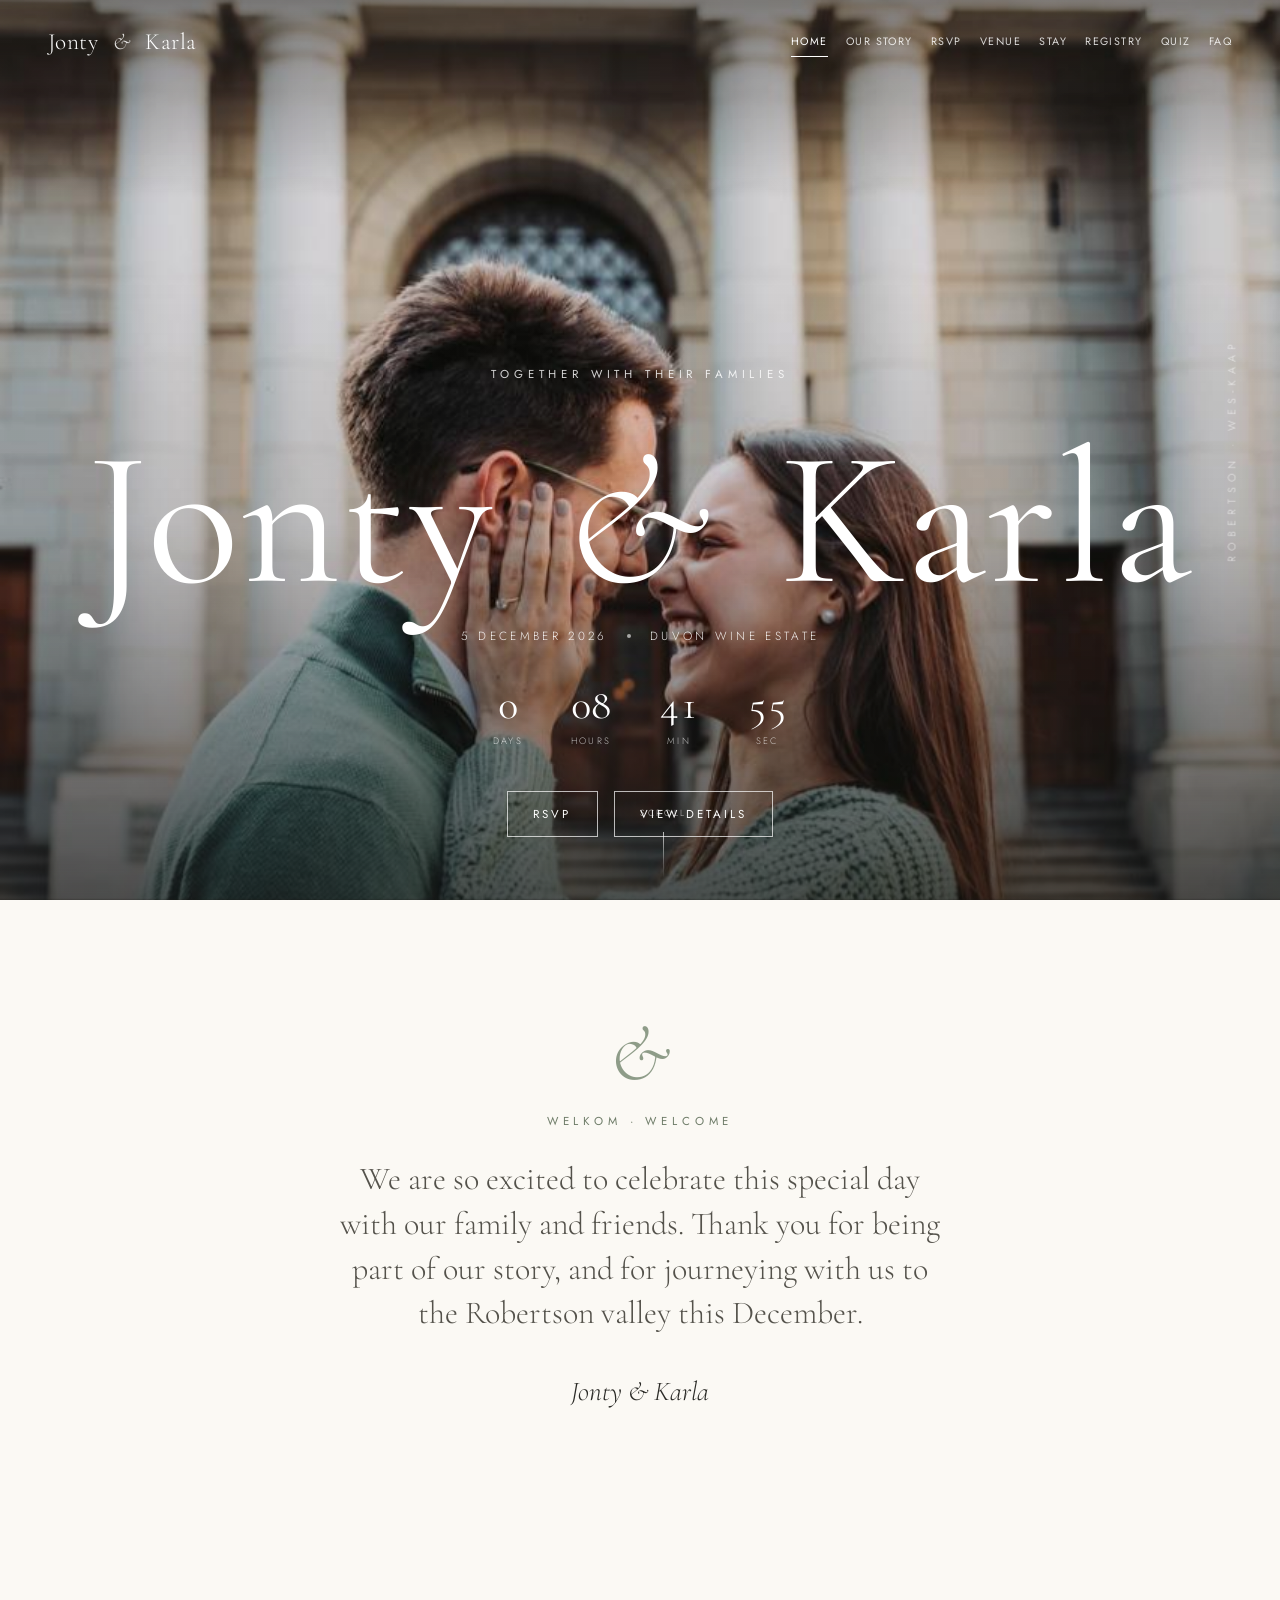
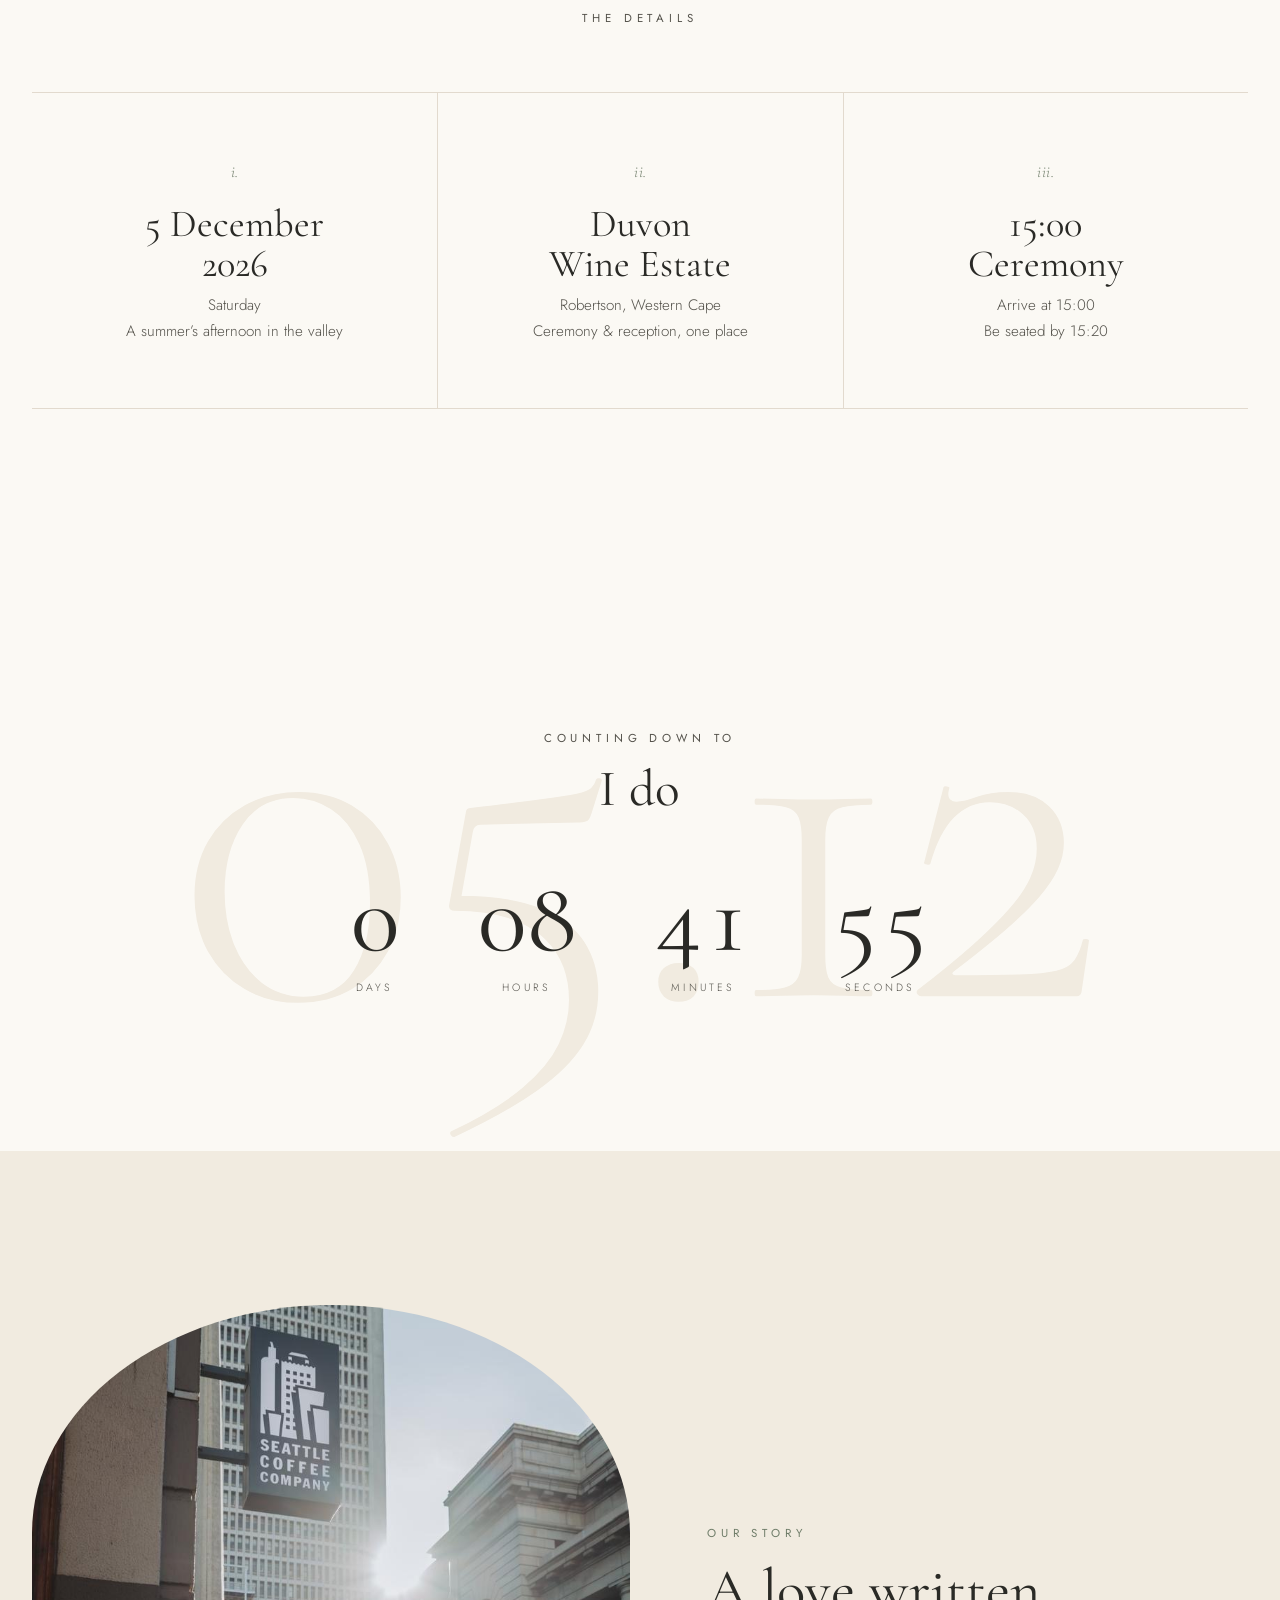
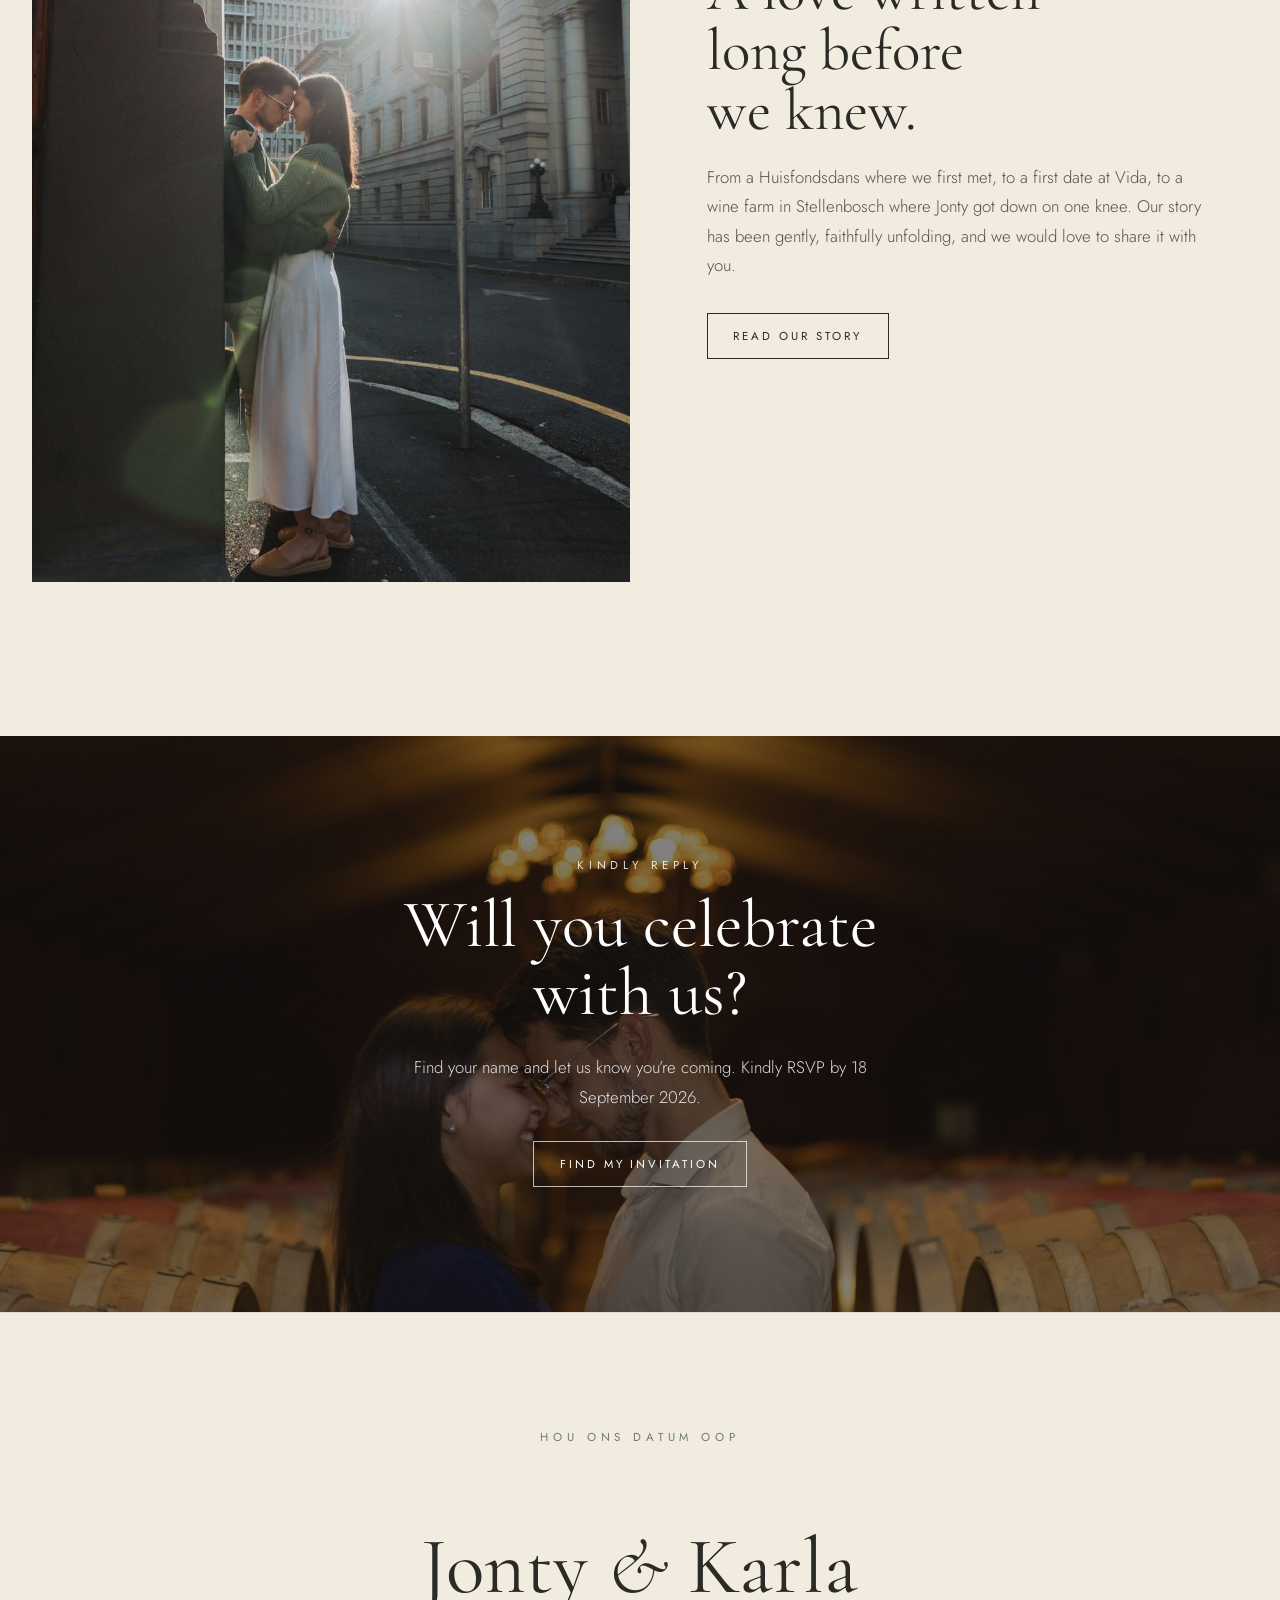
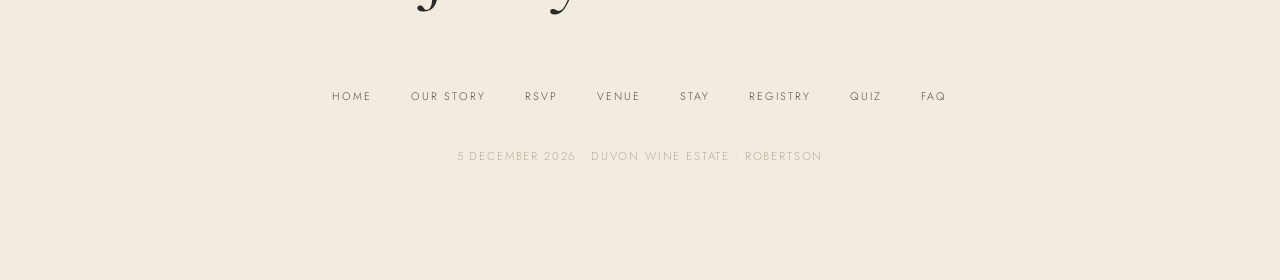
<file: index.html>
<!DOCTYPE html>
<html lang="en">
<head>
<meta charset="UTF-8" />
<meta name="viewport" content="width=device-width, initial-scale=1.0" />
<title>Jonty &amp; Karla · 5 December 2026</title>
<link rel="preconnect" href="https://fonts.googleapis.com" />
<link rel="preconnect" href="https://fonts.gstatic.com" crossorigin />
<link rel="stylesheet" href="assets/site.css" />
<style>
/* ====================== HERO ====================== */
.hero{
  position:relative;min-height:100svh;
  display:flex;align-items:flex-end;justify-content:center;
  overflow:hidden;background:var(--charcoal);
}
.hero__img{position:absolute;inset:0;}
.hero__img img{
  width:100%;height:100%;object-fit:cover;object-position:50% 32%;
  animation:driftIn 9s var(--ease) both;
}
.hero__scrim{
  position:absolute;inset:0;
  background:
    linear-gradient(to bottom, rgba(20,19,16,.42) 0%, rgba(20,19,16,0) 22%),
    linear-gradient(to top, rgba(20,19,16,.66) 0%, rgba(20,19,16,.10) 42%, rgba(20,19,16,0) 70%);
}
.hero__inner{
  position:relative;z-index:2;
  width:min(100% - 3rem, 70rem);
  padding-bottom:clamp(3rem,7vh,6rem);
  text-align:center;color:#fff;
}
.hero__eyebrow{
  color:rgba(255,255,255,.82);
  opacity:0;transform:translateY(14px);
  animation:heroUp 1.3s var(--ease) .25s forwards;
}
.hero__names{
  font-family:var(--display);font-weight:400;
  font-size:clamp(3.6rem,15vw,12rem);
  line-height:.86;letter-spacing:.01em;
  margin:.28em 0 .12em;
  opacity:0;transform:translateY(22px);
  animation:heroUp 1.5s var(--ease) .4s forwards;
}
.hero__names .amp{font-style:italic;font-weight:300;display:inline-block;padding:0 .12em;}
.hero__meta{
  display:flex;align-items:center;justify-content:center;gap:1.2rem;flex-wrap:wrap;
  font-family:var(--sans);text-transform:uppercase;letter-spacing:.28em;
  font-size:.74rem;color:rgba(255,255,255,.9);
  opacity:0;transform:translateY(16px);
  animation:heroUp 1.4s var(--ease) .62s forwards;
}
.hero__meta .dot{width:4px;height:4px;border-radius:50%;background:rgba(255,255,255,.6);}
.hero__clock{
  display:flex;justify-content:center;gap:clamp(1.4rem,4vw,3rem);
  margin:2.4rem 0 2.6rem;
  opacity:0;transform:translateY(16px);
  animation:heroUp 1.4s var(--ease) .82s forwards;
}
.hero__clock .u{display:flex;flex-direction:column;align-items:center;gap:.4rem;}
.hero__clock .u b{
  font-family:var(--display);font-weight:400;font-size:clamp(1.8rem,3.4vw,2.6rem);
  line-height:1;font-variant-numeric:tabular-nums;
}
.hero__clock .u span{
  font-family:var(--sans);text-transform:uppercase;letter-spacing:.24em;
  font-size:.58rem;color:rgba(255,255,255,.7);
}
.hero__cta{
  display:flex;justify-content:center;gap:1rem;flex-wrap:wrap;
  opacity:0;transform:translateY(16px);
  animation:heroUp 1.4s var(--ease) 1s forwards;
}
@keyframes heroUp{to{opacity:1;transform:none;}}

.hero__scroll{
  position:absolute;left:50%;bottom:1.4rem;transform:translateX(-50%);z-index:2;
  display:flex;flex-direction:column;align-items:center;gap:.7rem;color:rgba(255,255,255,.7);
  opacity:0;animation:heroUp 1.4s var(--ease) 1.3s forwards;
}
.hero__scroll span{font-family:var(--sans);text-transform:uppercase;letter-spacing:.3em;font-size:.56rem;}
.hero__scroll i{display:block;width:1px;height:46px;background:linear-gradient(rgba(255,255,255,.7),rgba(255,255,255,0));
  animation:lineDrop 2.4s var(--ease) infinite;transform-origin:top;}
@keyframes lineDrop{0%{transform:scaleY(.2);opacity:0;}40%{opacity:1;}100%{transform:scaleY(1);opacity:0;}}

/* side date glyph, save-the-date echo */
.hero__side{
  position:absolute;z-index:2;right:clamp(1rem,3vw,2.4rem);top:50%;transform:translateY(-50%) rotate(180deg);
  writing-mode:vertical-rl;
  font-family:var(--sans);text-transform:uppercase;letter-spacing:.5em;font-size:.66rem;
  color:rgba(255,255,255,.75);
}
@media (max-width:860px){.hero__side{display:none;}}

/* ====================== WELCOME ====================== */
.welcome{text-align:center;}
.welcome__mark{
  font-family:var(--display);font-style:italic;font-weight:300;
  font-size:clamp(3rem,7vw,5rem);color:var(--sage);line-height:0;
  display:block;height:.4em;
}
.welcome p{margin-inline:auto;max-width:38rem;}
.signature{
  font-family:var(--display);font-style:italic;font-size:1.7rem;color:var(--charcoal);
  margin-top:.4rem;
}

/* ====================== KEY INFO ====================== */
.keyinfo{
  display:grid;grid-template-columns:repeat(3,1fr);
  border-top:1px solid var(--line);border-bottom:1px solid var(--line);
}
.keyinfo__cell{
  padding:clamp(2.6rem,5vw,4.4rem) clamp(1.4rem,3vw,2.6rem);
  text-align:center;
}
.keyinfo__cell + .keyinfo__cell{border-left:1px solid var(--line);}
.keyinfo__cell h3{
  font-family:var(--display);font-weight:400;font-size:clamp(1.9rem,3vw,2.6rem);
  margin:1.1rem 0 .5rem;line-height:1.05;
}
.keyinfo__cell p{color:var(--charcoal-soft);margin:0;font-size:.95rem;line-height:1.7;}
.keyinfo__num{
  font-family:var(--display);font-style:italic;color:var(--sage-deep);
  font-size:1rem;letter-spacing:.04em;
}
@media (max-width:760px){
  .keyinfo{grid-template-columns:1fr;}
  .keyinfo__cell + .keyinfo__cell{border-left:0;border-top:1px solid var(--line);}
}

/* ====================== COUNTDOWN ====================== */
.cd{position:relative;text-align:center;overflow:hidden;}
.cd__ghost{
  position:absolute;left:50%;top:46%;transform:translate(-50%,-50%);
  font-family:var(--display);font-weight:300;
  font-size:clamp(14rem,40vw,34rem);line-height:.8;
  color:var(--ivory);z-index:0;pointer-events:none;white-space:nowrap;
}
.cd__grid{
  position:relative;z-index:1;
  display:flex;justify-content:center;gap:clamp(1.6rem,6vw,5rem);
  margin-top:2.6rem;
}
.cd__u{display:flex;flex-direction:column;align-items:center;gap:.7rem;}
.cd__u b{
  font-family:var(--display);font-weight:400;font-variant-numeric:tabular-nums;
  font-size:clamp(3.2rem,8vw,6.4rem);line-height:1;color:var(--charcoal);
}
.cd__u span{
  font-family:var(--sans);text-transform:uppercase;letter-spacing:.3em;
  font-size:.66rem;color:var(--charcoal-soft);
}

/* ====================== FEATURED ====================== */
.feature{
  display:grid;grid-template-columns:1.05fr .95fr;
  gap:clamp(2rem,6vw,6rem);align-items:center;
}
.feature__media{position:relative;}
.feature__media .figure{aspect-ratio:4/5;}
.feature__media .arch{aspect-ratio:3/4.4;}
.feature__media .figure img{transition:transform 1.4s var(--ease);}
.feature__media:hover .figure img{transform:scale(1.04);}
.feature__date{
  position:absolute;left:-3.2rem;bottom:8%;writing-mode:vertical-rl;transform:rotate(180deg);
  font-family:var(--sans);text-transform:uppercase;letter-spacing:.5em;font-size:.66rem;
  color:var(--stone-deep);
}
.feature__body h2{
  font-family:var(--display);font-weight:400;line-height:1.02;
  font-size:clamp(2.4rem,4.6vw,4rem);margin:1.1rem 0 1.4rem;
}
.feature__body .amp{font-style:italic;}
@media (max-width:820px){
  .feature{grid-template-columns:1fr;}
  .feature__date{display:none;}
}

/* ====================== STRIP / CTA ====================== */
.strip{
  position:relative;min-height:64svh;display:flex;align-items:center;justify-content:center;
  text-align:center;overflow:hidden;background:var(--charcoal);
}
.strip img{position:absolute;inset:0;width:100%;height:100%;object-fit:cover;object-position:center 38%;opacity:.78;}
.strip__scrim{position:absolute;inset:0;background:rgba(22,21,18,.42);}
.strip__inner{position:relative;z-index:2;color:#fff;width:min(100% - 3rem,40rem);}
.strip__inner h2{font-family:var(--display);font-weight:400;font-size:clamp(2.4rem,6vw,4.2rem);line-height:1.02;margin:1rem 0 1.6rem;}
</style>
</head>
<body data-page="home">

<div id="site-nav"></div>

<!-- ====================== HERO ====================== -->
<section class="hero" data-screen-label="Home — Hero">
  <div class="hero__img"><img src="assets/photos/columns-laugh.jpg" alt="Jonty and Karla laughing together" /></div>
  <div class="hero__scrim"></div>
  <span class="hero__side">Robertson · Wes-Kaap</span>

  <div class="hero__inner">
    <p class="eyebrow hero__eyebrow">Together with their families</p>
    <h1 class="hero__names">Jonty&nbsp;<span class="amp">&amp;</span>&nbsp;Karla</h1>
    <div class="hero__meta">
      <span>5 December 2026</span><i class="dot"></i><span>Duvon Wine Estate</span>
    </div>

    <div class="hero__clock" data-countdown="2026-12-05T15:00:00+02:00">
      <div class="u"><b data-unit="days">00</b><span>Days</span></div>
      <div class="u"><b data-unit="hours">00</b><span>Hours</span></div>
      <div class="u"><b data-unit="minutes">00</b><span>Min</span></div>
      <div class="u"><b data-unit="seconds">00</b><span>Sec</span></div>
    </div>

    <div class="hero__cta">
      <a class="btn btn--light" href="#rsvp">RSVP</a>
      <a class="btn btn--light" href="#details">View Details</a>
    </div>
  </div>

  <a class="hero__scroll" href="#welcome" aria-label="Scroll down"><span>Scroll</span><i></i></a>
</section>

<!-- ====================== WELCOME ====================== -->
<section class="section welcome" id="welcome">
  <div class="wrap--narrow stack reveal">
    <span class="welcome__mark">&amp;</span>
    <p class="eyebrow eyebrow--sage">Welkom · Welcome</p>
    <p class="lead">We are so excited to celebrate this special day with our family and friends.
      Thank you for being part of our story, and for journeying with us to the
      Robertson valley this December.</p>
    <p class="signature">Jonty &amp; Karla</p>
  </div>
</section>

<!-- ====================== KEY INFO ====================== -->
<section class="section" id="details" style="padding-top:0;">
  <div class="wrap">
    <div class="center reveal" style="margin-bottom:clamp(2.5rem,5vw,4rem);">
      <p class="eyebrow">The Details</p>
    </div>
    <div class="keyinfo reveal">
      <div class="keyinfo__cell">
        <span class="keyinfo__num">i.</span>
        <h3>5 December<br />2026</h3>
        <p>Saturday<br />A summer&rsquo;s afternoon in the valley</p>
      </div>
      <div class="keyinfo__cell">
        <span class="keyinfo__num">ii.</span>
        <h3>Duvon<br />Wine Estate</h3>
        <p>Robertson, Western Cape<br />Ceremony &amp; reception, one place</p>
      </div>
      <div class="keyinfo__cell">
        <span class="keyinfo__num">iii.</span>
        <h3>15:00<br />Ceremony</h3>
        <p>Arrive at 15:00<br />Be seated by 15:20</p>
      </div>
    </div>
  </div>
</section>

<!-- ====================== COUNTDOWN ====================== -->
<section class="section cd">
  <span class="cd__ghost" aria-hidden="true">05.12</span>
  <div class="wrap reveal">
    <p class="eyebrow">Counting down to</p>
    <p class="display" style="font-size:clamp(2rem,4vw,3.2rem);margin-top:1rem;">I do</p>
    <div class="cd__grid" data-countdown="2026-12-05T15:00:00+02:00">
      <div class="cd__u"><b data-unit="days">00</b><span>Days</span></div>
      <div class="cd__u"><b data-unit="hours">00</b><span>Hours</span></div>
      <div class="cd__u"><b data-unit="minutes">00</b><span>Minutes</span></div>
      <div class="cd__u"><b data-unit="seconds">00</b><span>Seconds</span></div>
    </div>
  </div>
</section>

<!-- ====================== FEATURED ====================== -->
<section class="section" style="background:var(--ivory);">
  <div class="wrap feature">
    <div class="feature__media reveal">
      <div class="figure arch"><img src="assets/photos/golden-flare.jpg" alt="Karla and Jonty at golden hour" /></div>
      <span class="feature__date">5 · 12 · 26</span>
    </div>
    <div class="feature__body reveal" data-delay="1">
      <p class="eyebrow eyebrow--sage">Our Story</p>
      <h2>A love written<br />long before<br />we knew.</h2>
      <p style="max-width:32rem;color:var(--charcoal-soft);">From a Huisfondsdans where we first met, to a first date at Vida, to a wine farm
        in Stellenbosch where Jonty got down on one knee. Our story has been gently,
        faithfully unfolding, and we would love to share it with you.</p>
      <p style="margin-top:2rem;"><a class="btn btn--ghost" href="our-story.html">Read Our Story</a></p>
    </div>
  </div>
</section>

<!-- ====================== STRIP / RSVP CTA ====================== -->
<section class="strip" id="rsvp">
  <img src="assets/photos/engagement-cellar.jpg" alt="Jonty and Karla in the wine cellar" />
  <div class="strip__scrim"></div>
  <div class="strip__inner reveal">
    <p class="eyebrow" style="color:rgba(255,255,255,.85);">Kindly Reply</p>
    <h2>Will you celebrate<br />with us?</h2>
    <p style="color:rgba(255,255,255,.85);max-width:30rem;margin-inline:auto;">
      Find your name and let us know you&rsquo;re coming. Kindly RSVP by 18 September 2026.</p>
    <p style="margin-top:1.8rem;"><a class="btn btn--light" href="rsvp.html">Find My Invitation</a></p>
  </div>
</section>

<!-- ====================== FOOTER ====================== -->
<div id="site-foot"></div>

<script src="assets/chrome.js"></script>
<script src="assets/site.js"></script>

<!-- Tweaks island -->

</body>
</html>
</file>
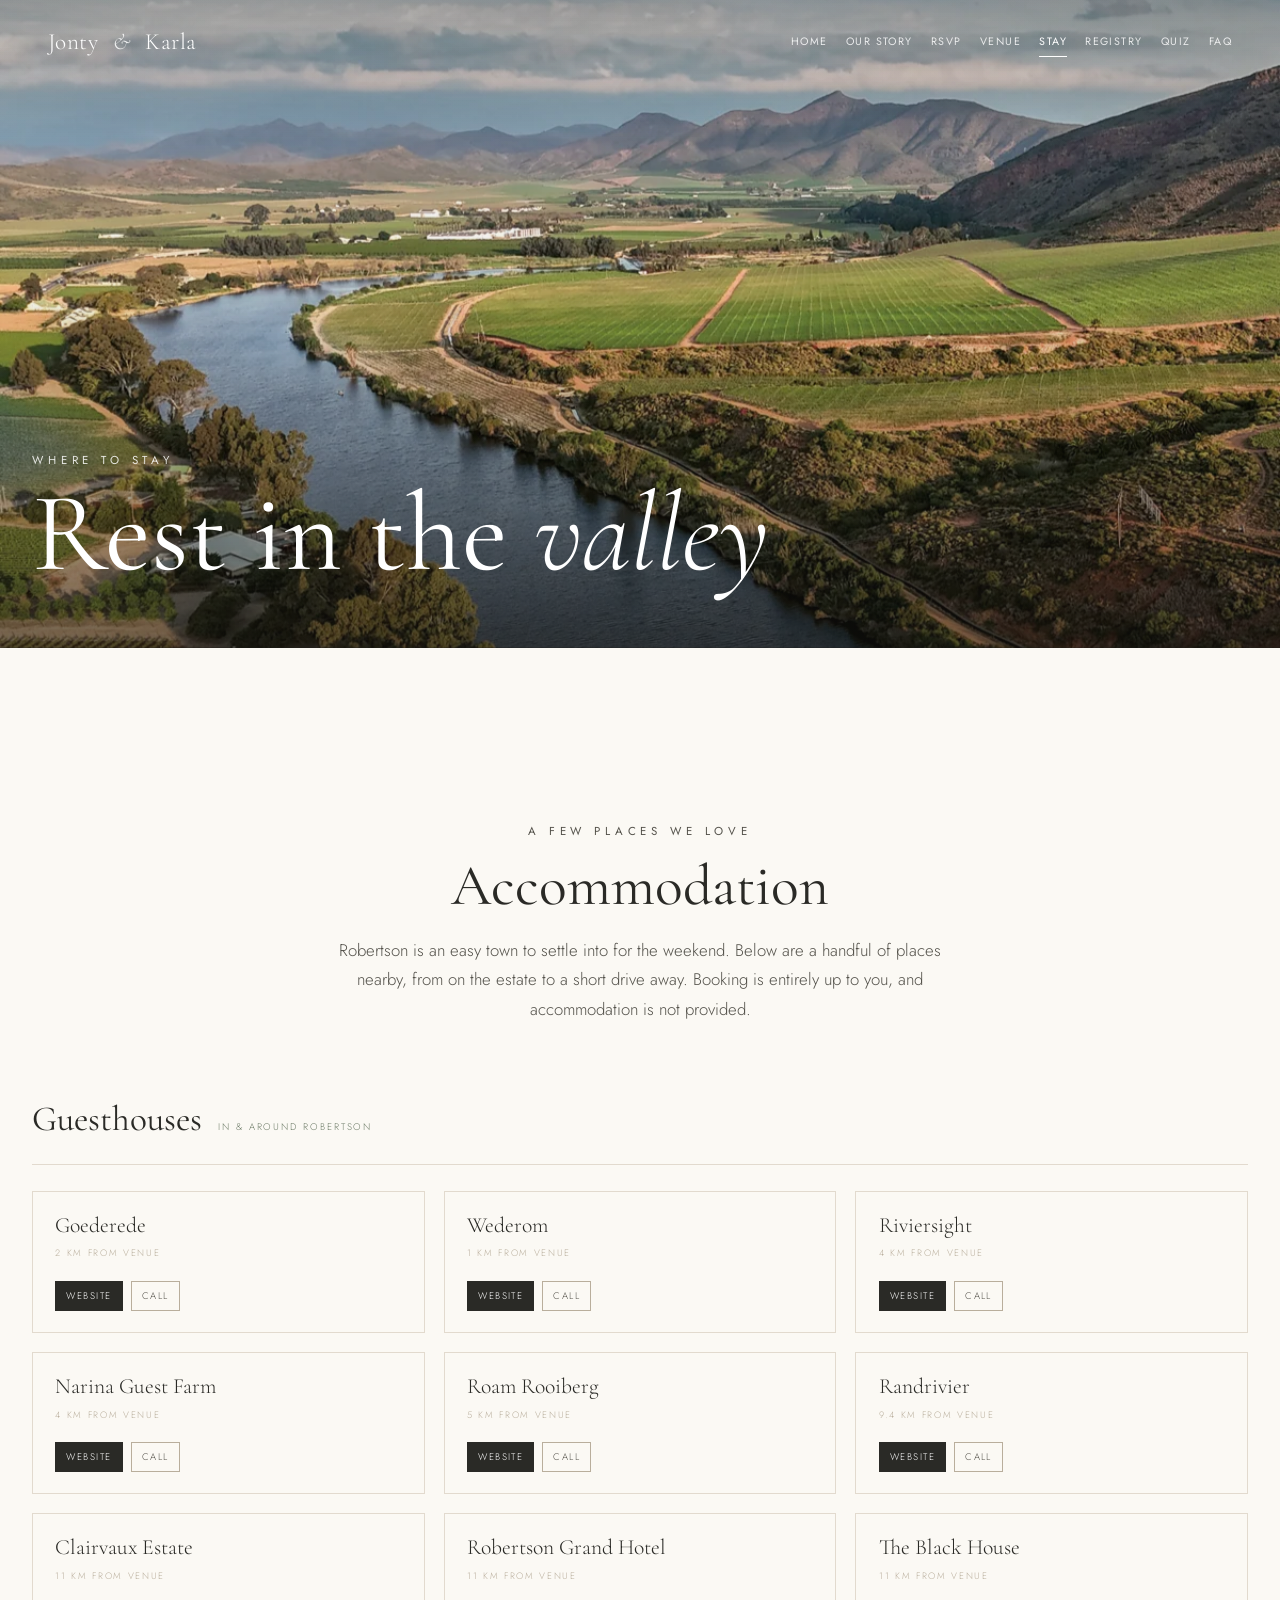
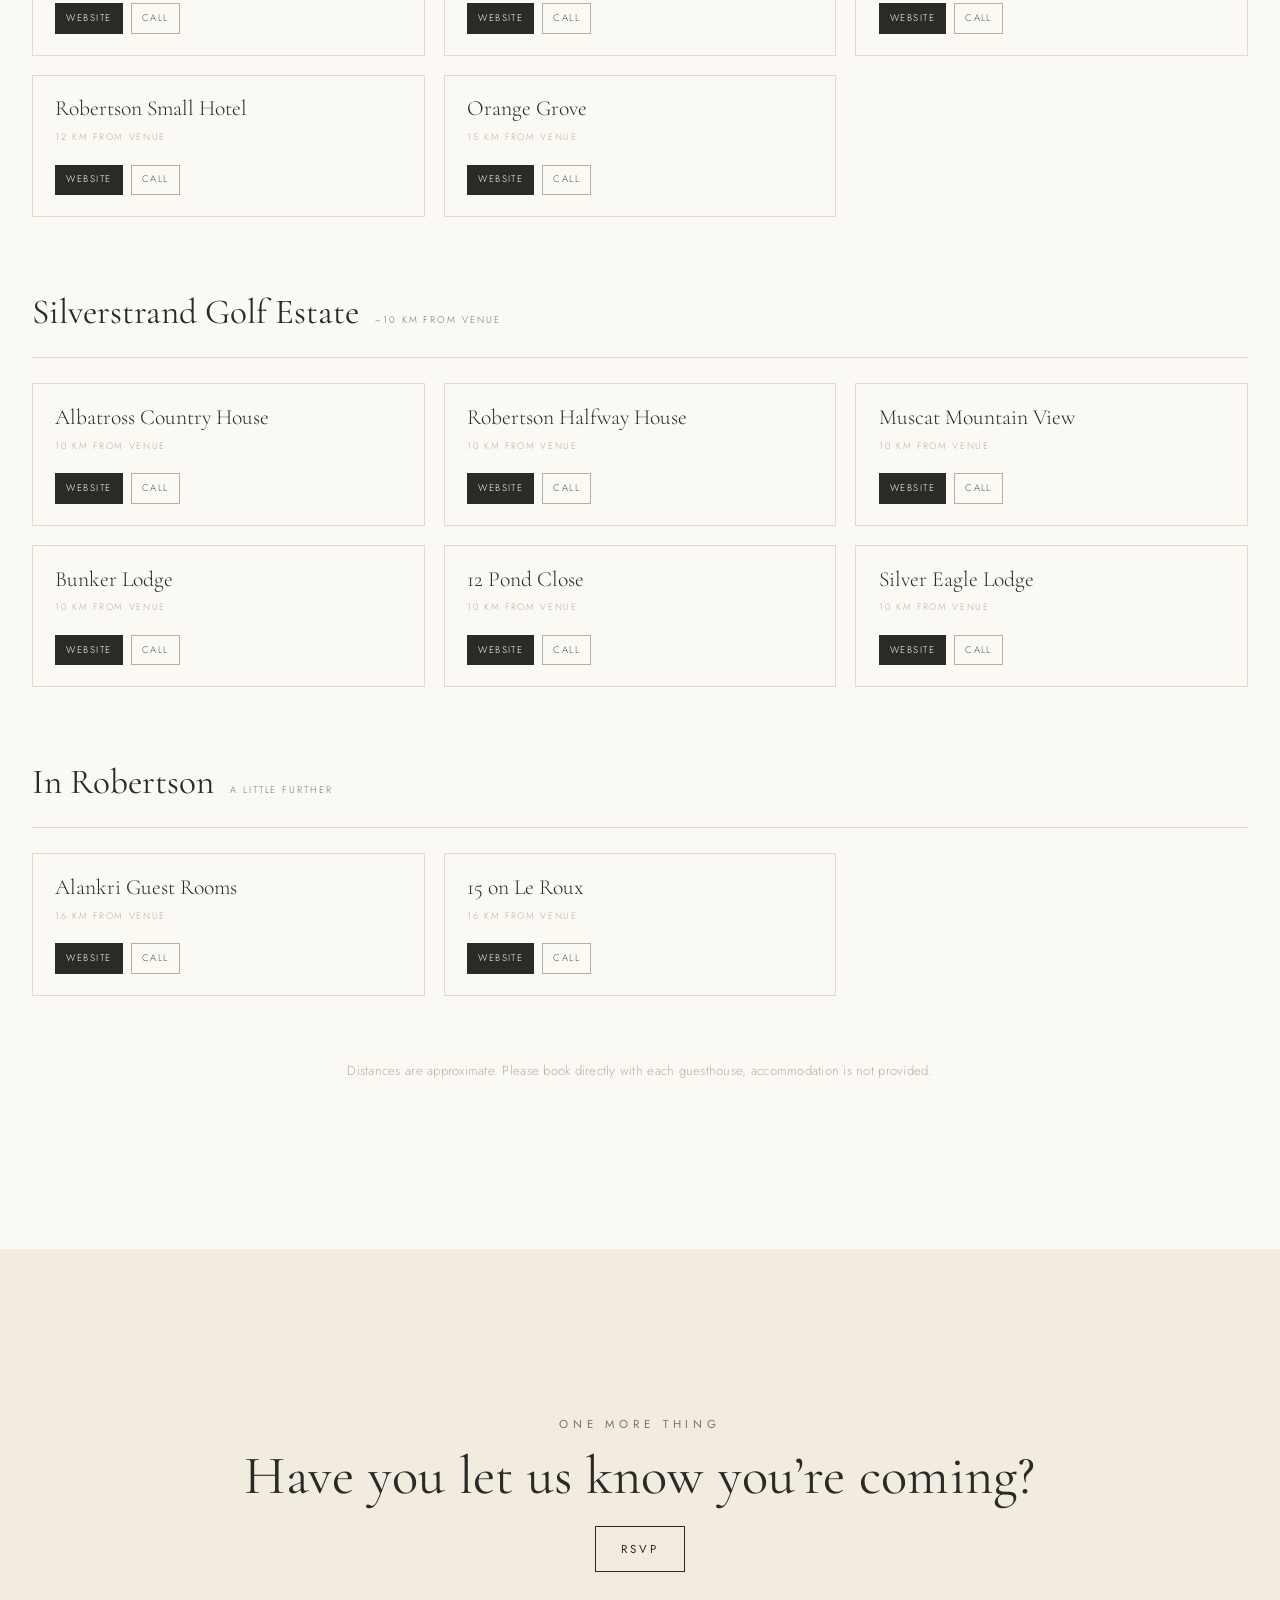
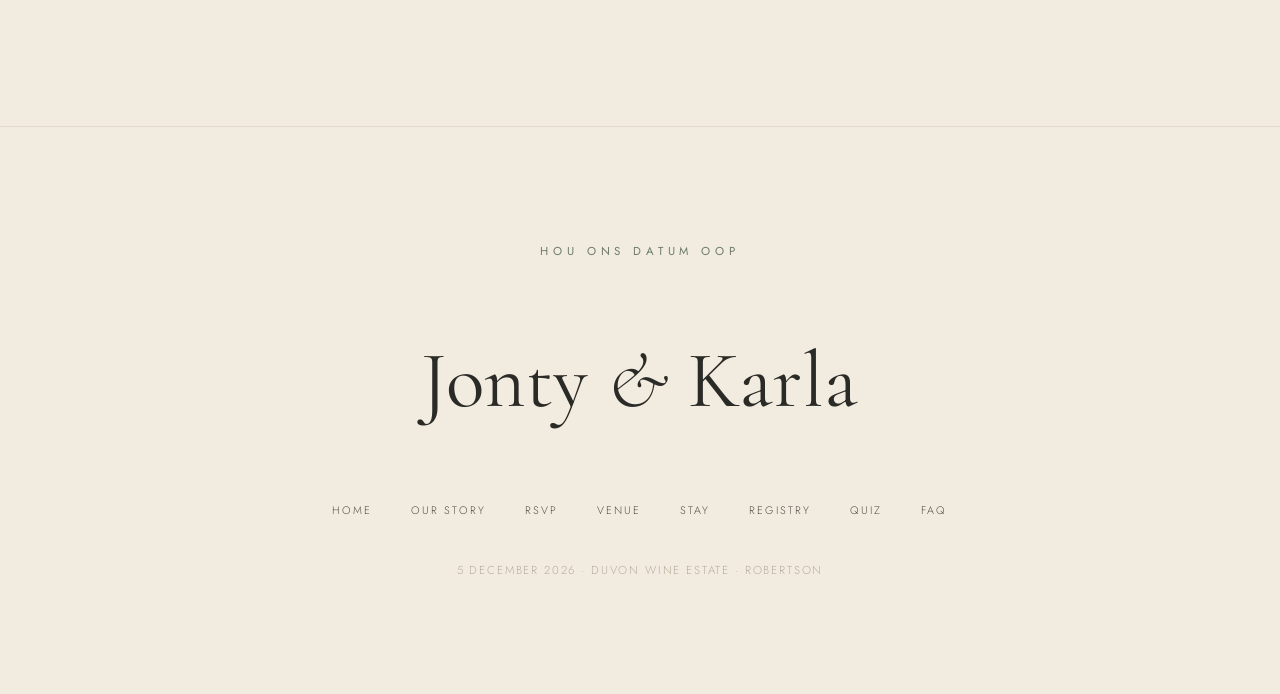
<file: accommodation.html>
<!DOCTYPE html>
<html lang="en">
<head>
<meta charset="UTF-8" />
<meta name="viewport" content="width=device-width, initial-scale=1.0" />
<title>Accommodation · Jonty &amp; Karla</title>
<link rel="preconnect" href="https://fonts.googleapis.com" />
<link rel="preconnect" href="https://fonts.gstatic.com" crossorigin />
<link rel="stylesheet" href="assets/site.css" />
<style>
.stay{display:grid;grid-template-columns:repeat(2,1fr);gap:clamp(1rem,2vw,1.6rem);}
@media (max-width:820px){.stay{grid-template-columns:1fr;}}
.stay__card{display:flex;flex-direction:column;background:var(--warm-white);border:1px solid var(--line);padding:clamp(1.8rem,3vw,2.6rem);}
.stay__top{display:flex;align-items:baseline;justify-content:space-between;gap:1rem;}
.stay__card h3{font-family:var(--display);font-weight:400;font-size:clamp(1.7rem,2.6vw,2.1rem);margin:0;line-height:1.1;}
.stay__dist{font-family:var(--sans);text-transform:uppercase;letter-spacing:.18em;font-size:.62rem;color:var(--sage-deep);white-space:nowrap;}
.stay__card p{color:var(--charcoal-soft);margin:1rem 0 0;flex:1;}
.stay__links{display:flex;gap:.7rem;margin-top:1.6rem;flex-wrap:wrap;}
.stay__links a{font-family:var(--sans);text-transform:uppercase;letter-spacing:.16em;font-size:.62rem;
  padding:.7em 1.2em;border:1px solid var(--stone-deep);color:var(--charcoal-soft);transition:.3s var(--ease);}
.stay__links a:hover{border-color:var(--charcoal);color:var(--charcoal);}
.stay__links a.primary{background:var(--charcoal);color:#fff;border-color:var(--charcoal);}
.stay__links a.primary:hover{background:var(--sage-deep);border-color:var(--sage-deep);}
.accgroup{margin-top:clamp(2.5rem,5vw,4rem);}
.accgroup__head{display:flex;align-items:baseline;gap:1rem;border-bottom:1px solid var(--line);padding-bottom:.9rem;margin-bottom:1.6rem;}
.accgroup__head h3{font-family:var(--display);font-weight:400;font-size:clamp(1.6rem,3vw,2.2rem);margin:0;}
.accgroup__head span{font-family:var(--sans);text-transform:uppercase;letter-spacing:.2em;font-size:.6rem;color:var(--sage-deep);}
.places{display:grid;grid-template-columns:repeat(3,1fr);gap:clamp(.8rem,1.6vw,1.2rem);}
@media (max-width:820px){.places{grid-template-columns:repeat(2,1fr);}}
@media (max-width:520px){.places{grid-template-columns:1fr;}}
.place{display:flex;flex-direction:column;gap:.5rem;background:var(--warm-white);border:1px solid var(--line);padding:1.3rem 1.4rem;}
.place__name{font-family:var(--display);font-size:1.35rem;color:var(--charcoal);line-height:1.15;}
.place__dist{font-family:var(--sans);text-transform:uppercase;letter-spacing:.18em;font-size:.58rem;color:var(--stone-deep);}
.place__call{margin-top:.5rem;align-self:flex-start;font-family:var(--sans);text-transform:uppercase;letter-spacing:.16em;font-size:.6rem;
  padding:.55em 1.1em;border:1px solid var(--stone-deep);color:var(--charcoal-soft);transition:.3s var(--ease);}
.place__call:hover{border-color:var(--charcoal);color:var(--charcoal);background:var(--charcoal);color:#fff;}
.place__links{display:flex;gap:.5rem;margin-top:.7rem;flex-wrap:wrap;}
.place__links a{font-family:var(--sans);text-transform:uppercase;letter-spacing:.15em;font-size:.6rem;
  padding:.6em 1.05em;border:1px solid var(--stone-deep);color:var(--charcoal-soft);transition:.3s var(--ease);}
.place__links a:hover{border-color:var(--charcoal);background:var(--charcoal);color:#fff;}
.place__links a.primary{background:var(--charcoal);color:#fff;border-color:var(--charcoal);}
.place__links a.primary:hover{background:var(--sage-deep);border-color:var(--sage-deep);}
</style>
</head>
<body data-page="stay">
<div id="site-nav"></div>

<section class="phero" data-screen-label="Accommodation — Hero">
  <img src="assets/photos/robertson-valley.webp" alt="The Robertson wine valley" style="object-position:center 50%;" />
  <div class="phero__scrim"></div>
  <div class="phero__inner">
    <p class="eyebrow" style="color:rgba(255,255,255,.85);">Where to stay</p>
    <h1>Rest in the <span class="it">valley</span></h1>
  </div>
</section>

<section class="section">
  <div class="wrap">
    <div class="shead reveal">
      <p class="eyebrow eyebrow--sage">A few places we love</p>
      <h2>Accommodation</h2>
      <p>Robertson is an easy town to settle into for the weekend. Below are a handful of places
        nearby, from on the estate to a short drive away. Booking is entirely up to you, and
        accommodation is not provided.</p>
    </div>

    <div class="accgroup reveal">
      <div class="accgroup__head"><h3>Guesthouses</h3><span>In &amp; around Robertson</span></div>
      <div class="places">
        <div class="place"><span class="place__name">Goederede</span><span class="place__dist">2 km from venue</span><div class="place__links"><a class="primary" href="https://www.google.com/search?q=Goederede%20Robertson%20accommodation" target="_blank" rel="noopener">Website</a><a href="tel:0722458592">Call</a></div></div>
        <div class="place"><span class="place__name">Wederom</span><span class="place__dist">1 km from venue</span><div class="place__links"><a class="primary" href="https://www.google.com/search?q=Wederom%20Robertson%20accommodation" target="_blank" rel="noopener">Website</a><a href="tel:0236264139">Call</a></div></div>
        <div class="place"><span class="place__name">Riviersight</span><span class="place__dist">4 km from venue</span><div class="place__links"><a class="primary" href="https://www.google.com/search?q=Riviersight%20Robertson%20accommodation" target="_blank" rel="noopener">Website</a><a href="tel:0236262013">Call</a></div></div>
        <div class="place"><span class="place__name">Narina Guest Farm</span><span class="place__dist">4 km from venue</span><div class="place__links"><a class="primary" href="https://www.google.com/search?q=Narina%20Guest%20Farm%20Robertson%20accommodation" target="_blank" rel="noopener">Website</a><a href="tel:0828234213">Call</a></div></div>
        <div class="place"><span class="place__name">Roam Rooiberg</span><span class="place__dist">5 km from venue</span><div class="place__links"><a class="primary" href="https://www.google.com/search?q=Roam%20Rooiberg%20Robertson%20accommodation" target="_blank" rel="noopener">Website</a><a href="tel:0823433135">Call</a></div></div>
        <div class="place"><span class="place__name">Randrivier</span><span class="place__dist">9.4 km from venue</span><div class="place__links"><a class="primary" href="https://www.google.com/search?q=Randrivier%20Robertson%20accommodation" target="_blank" rel="noopener">Website</a><a href="tel:0828384559">Call</a></div></div>
        <div class="place"><span class="place__name">Clairvaux Estate</span><span class="place__dist">11 km from venue</span><div class="place__links"><a class="primary" href="https://www.google.com/search?q=Clairvaux%20Estate%20Robertson%20accommodation" target="_blank" rel="noopener">Website</a><a href="tel:0713562724">Call</a></div></div>
        <div class="place"><span class="place__name">Robertson Grand Hotel</span><span class="place__dist">11 km from venue</span><div class="place__links"><a class="primary" href="https://www.google.com/search?q=Robertson%20Grand%20Hotel%20Robertson%20accommodation" target="_blank" rel="noopener">Website</a><a href="tel:0231000522">Call</a></div></div>
        <div class="place"><span class="place__name">The Black House</span><span class="place__dist">11 km from venue</span><div class="place__links"><a class="primary" href="https://www.google.com/search?q=The%20Black%20House%20Robertson%20accommodation" target="_blank" rel="noopener">Website</a><a href="tel:0724448972">Call</a></div></div>
        <div class="place"><span class="place__name">Robertson Small Hotel</span><span class="place__dist">12 km from venue</span><div class="place__links"><a class="primary" href="https://www.google.com/search?q=Robertson%20Small%20Hotel%20Robertson%20accommodation" target="_blank" rel="noopener">Website</a><a href="tel:0236267200">Call</a></div></div>
        <div class="place"><span class="place__name">Orange Grove</span><span class="place__dist">15 km from venue</span><div class="place__links"><a class="primary" href="https://www.google.com/search?q=Orange%20Grove%20Robertson%20accommodation" target="_blank" rel="noopener">Website</a><a href="tel:0231000067">Call</a></div></div>
      </div>
    </div>

    <div class="accgroup reveal">
      <div class="accgroup__head"><h3>Silverstrand Golf Estate</h3><span>~10 km from venue</span></div>
      <div class="places">
        <div class="place"><span class="place__name">Albatross Country House</span><span class="place__dist">10 km from venue</span><div class="place__links"><a class="primary" href="https://www.google.com/search?q=Albatross%20Country%20House%20Robertson%20accommodation" target="_blank" rel="noopener">Website</a><a href="tel:0836522015">Call</a></div></div>
        <div class="place"><span class="place__name">Robertson Halfway House</span><span class="place__dist">10 km from venue</span><div class="place__links"><a class="primary" href="https://www.google.com/search?q=Robertson%20Halfway%20House%20Robertson%20accommodation" target="_blank" rel="noopener">Website</a><a href="tel:0823368053">Call</a></div></div>
        <div class="place"><span class="place__name">Muscat Mountain View</span><span class="place__dist">10 km from venue</span><div class="place__links"><a class="primary" href="https://www.google.com/search?q=Muscat%20Mountain%20View%20Robertson%20accommodation" target="_blank" rel="noopener">Website</a><a href="tel:0817049336">Call</a></div></div>
        <div class="place"><span class="place__name">Bunker Lodge</span><span class="place__dist">10 km from venue</span><div class="place__links"><a class="primary" href="https://www.google.com/search?q=Bunker%20Lodge%20Robertson%20accommodation" target="_blank" rel="noopener">Website</a><a href="tel:0817049336">Call</a></div></div>
        <div class="place"><span class="place__name">12 Pond Close</span><span class="place__dist">10 km from venue</span><div class="place__links"><a class="primary" href="https://www.google.com/search?q=12%20Pond%20Close%20Robertson%20accommodation" target="_blank" rel="noopener">Website</a><a href="tel:0817049336">Call</a></div></div>
        <div class="place"><span class="place__name">Silver Eagle Lodge</span><span class="place__dist">10 km from venue</span><div class="place__links"><a class="primary" href="https://www.google.com/search?q=Silver%20Eagle%20Lodge%20Robertson%20accommodation" target="_blank" rel="noopener">Website</a><a href="tel:0817049336">Call</a></div></div>
      </div>
    </div>

    <div class="accgroup reveal">
      <div class="accgroup__head"><h3>In Robertson</h3><span>A little further</span></div>
      <div class="places">
        <div class="place"><span class="place__name">Alankri Guest Rooms</span><span class="place__dist">16 km from venue</span><div class="place__links"><a class="primary" href="https://www.google.com/search?q=Alankri%20Guest%20Rooms%20Robertson%20accommodation" target="_blank" rel="noopener">Website</a><a href="tel:0726621744">Call</a></div></div>
        <div class="place"><span class="place__name">15 on Le Roux</span><span class="place__dist">16 km from venue</span><div class="place__links"><a class="primary" href="https://www.google.com/search?q=15%20on%20Le%20Roux%20Robertson%20accommodation" target="_blank" rel="noopener">Website</a><a href="tel:0725089339">Call</a></div></div>
      </div>
    </div>

    <p style="text-align:center;margin-top:clamp(2.5rem,5vw,4rem);font-size:.82rem;letter-spacing:.02em;color:var(--stone-deep);">
      Distances are approximate. Please book directly with each guesthouse, accommodation is not provided.
    </p>
  </div>
</section>

<section class="section closing" style="text-align:center;background:var(--ivory);">
  <div class="wrap--narrow reveal">
    <p class="eyebrow eyebrow--sage">One more thing</p>
    <h2 class="display" style="font-size:clamp(2rem,4.5vw,3.4rem);margin:1rem 0 1.4rem;">Have you let us know you&rsquo;re coming?</h2>
    <a class="btn btn--ghost" href="rsvp.html">RSVP</a>
  </div>
</section>

<div id="site-foot"></div>

<script src="assets/chrome.js"></script>
<script src="assets/site.js"></script>
</body>
</html>
</file>
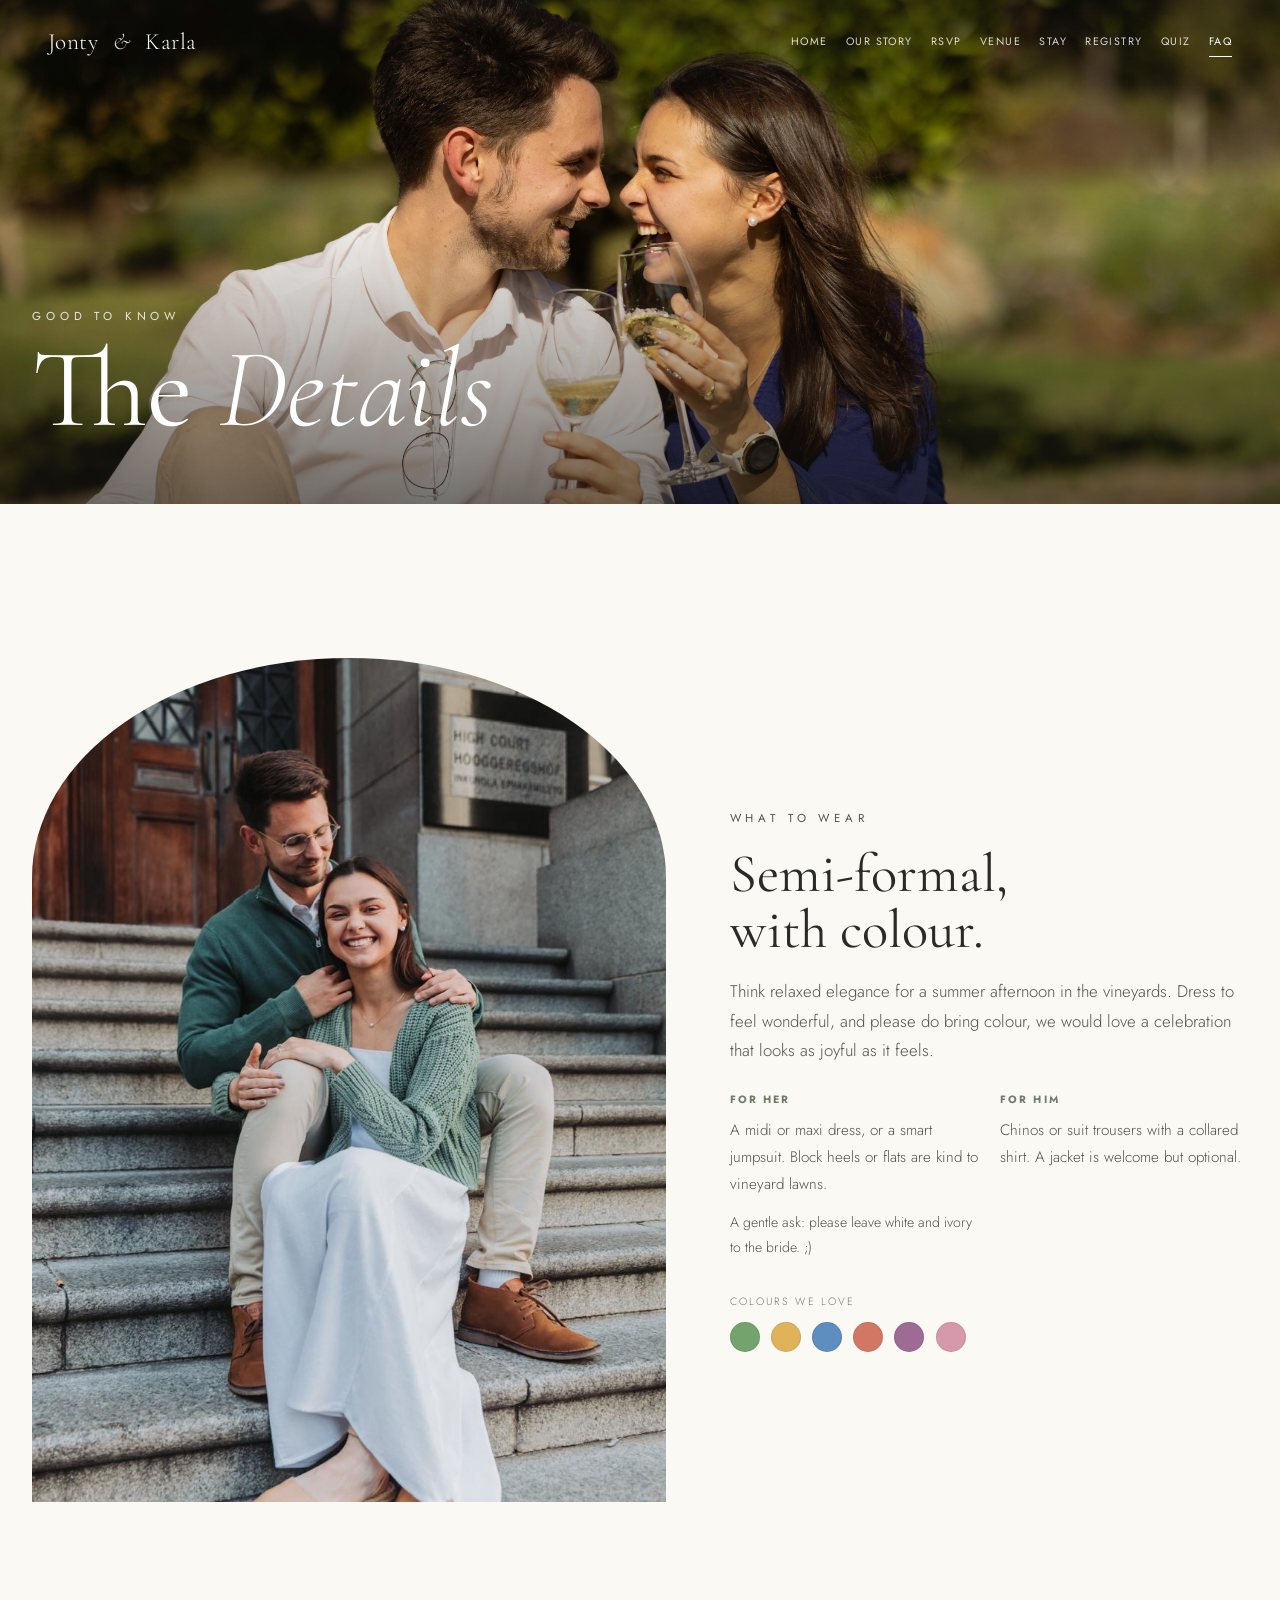
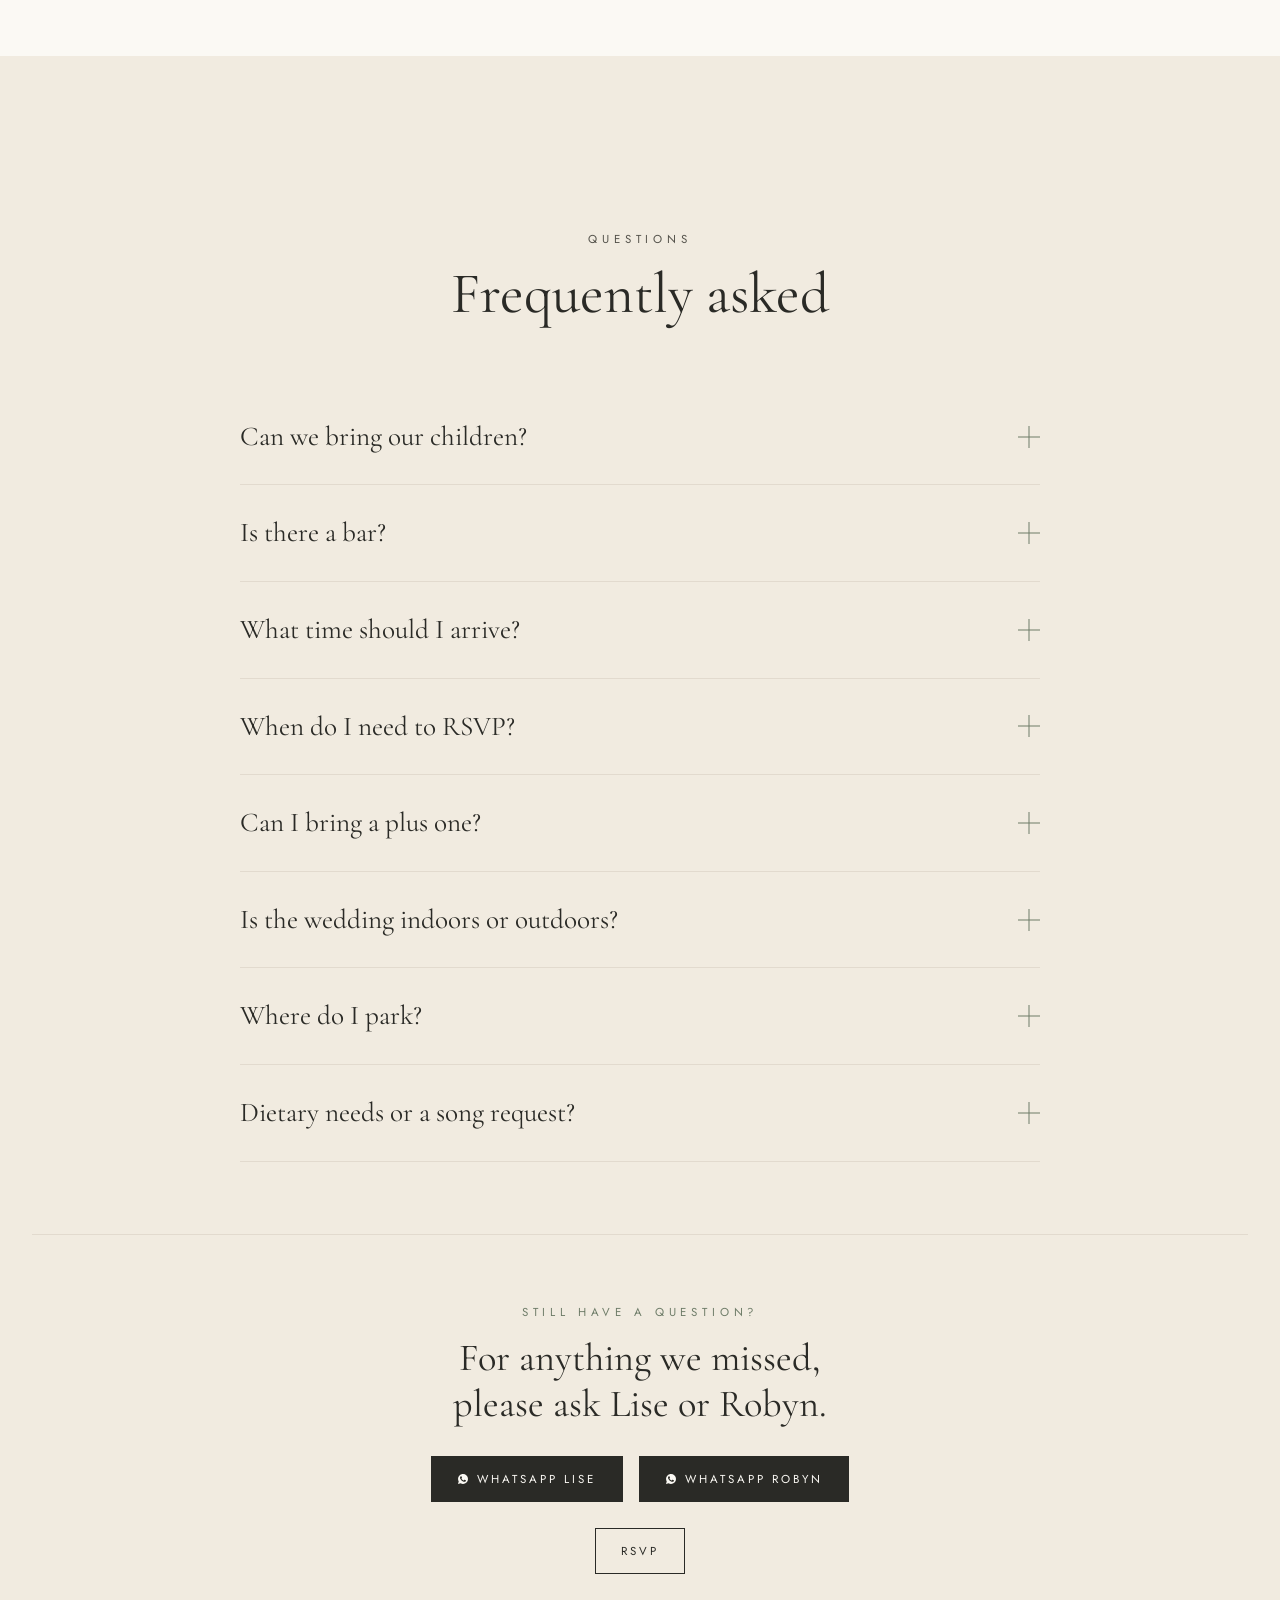
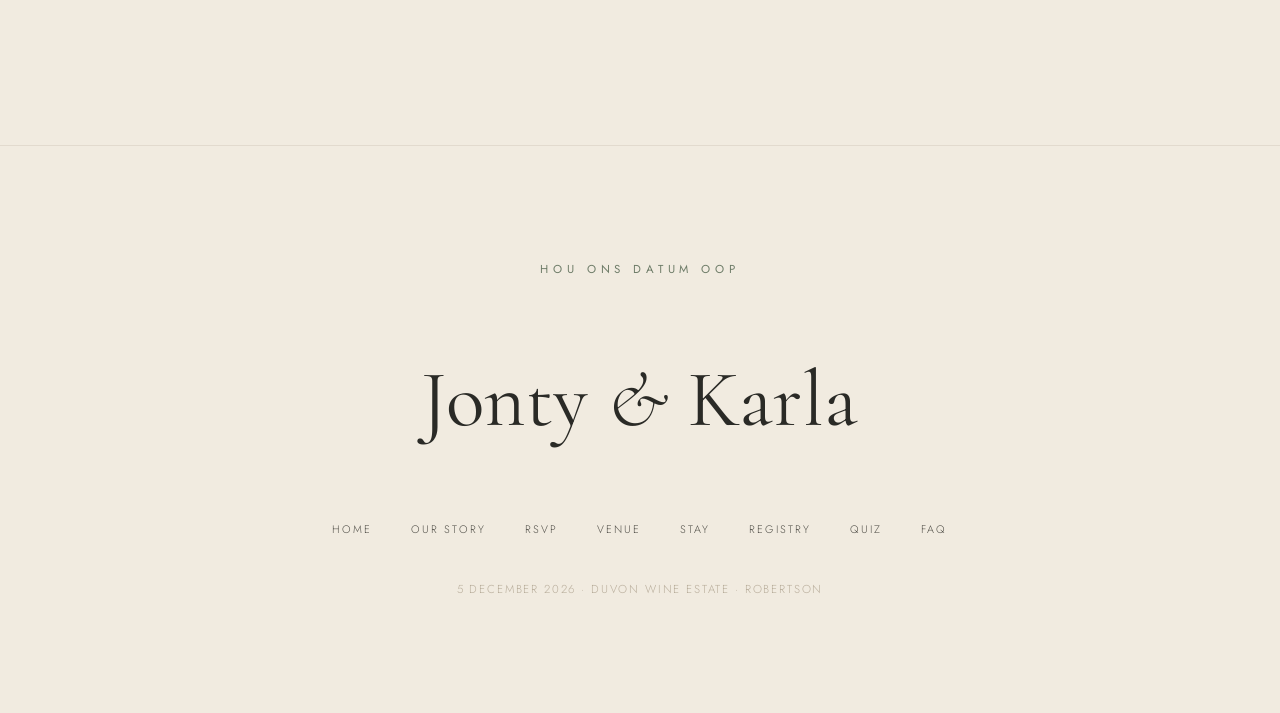
<file: faq.html>
<!DOCTYPE html>
<html lang="en">
<head>
<meta charset="UTF-8" />
<meta name="viewport" content="width=device-width, initial-scale=1.0" />
<title>FAQ · Jonty &amp; Karla</title>
<link rel="preconnect" href="https://fonts.googleapis.com" />
<link rel="preconnect" href="https://fonts.gstatic.com" crossorigin />
<link rel="stylesheet" href="assets/site.css" />
<style>
/* dress code feature */
.dress{display:grid;grid-template-columns:1.1fr .9fr;gap:clamp(2rem,5vw,4.5rem);align-items:center;}
@media (max-width:820px){.dress{grid-template-columns:1fr;}}
.dress__media{position:relative;}
.dress__media .arch{aspect-ratio:3/4;}
.dress__media .arch img{width:100%;height:100%;object-fit:cover;}
.dress h2{font-family:var(--display);font-weight:400;font-size:clamp(2.2rem,4.4vw,3.4rem);line-height:1.02;margin:1rem 0 1.2rem;}
.dress p{color:var(--charcoal-soft);margin:0 0 1.2rem;}
.dress__cols{display:grid;grid-template-columns:1fr 1fr;gap:1.4rem;margin:1.6rem 0;}
@media (max-width:520px){.dress__cols{grid-template-columns:1fr;}}
.dress__cols h4{font-family:var(--sans);text-transform:uppercase;letter-spacing:.2em;font-size:.66rem;color:var(--sage-deep);margin:0 0 .5rem;}
.dress__cols p{font-size:.95rem;margin:0;}
.swatches{display:flex;gap:.7rem;align-items:center;flex-wrap:wrap;margin-top:.4rem;}
.swatch{width:30px;height:30px;border-radius:50%;border:1px solid rgba(0,0,0,.08);}

/* faq accordion */
.faqs{max-width:50rem;margin-inline:auto;}
.faq{border-bottom:1px solid var(--line);}
.faq summary{
  list-style:none;cursor:pointer;padding:1.5rem 0;display:flex;align-items:center;justify-content:space-between;gap:1.5rem;
  font-family:var(--display);font-weight:400;font-size:clamp(1.3rem,2.4vw,1.7rem);color:var(--charcoal);
}
.faq summary::-webkit-details-marker{display:none;}
.faq summary .plus{flex:none;width:22px;height:22px;position:relative;transition:transform .4s var(--ease);}
.faq summary .plus::before,.faq summary .plus::after{content:"";position:absolute;background:var(--sage-deep);transition:opacity .3s var(--ease);}
.faq summary .plus::before{top:50%;left:0;right:0;height:1px;transform:translateY(-50%);}
.faq summary .plus::after{left:50%;top:0;bottom:0;width:1px;transform:translateX(-50%);}
.faq[open] summary .plus{transform:rotate(135deg);}
.faq__a{padding:0 0 1.6rem;color:var(--charcoal-soft);max-width:42rem;line-height:1.8;}
.faq__a p{margin:0;}
/* still-have-a-question block */
.ask{text-align:center;margin-top:clamp(3rem,6vw,4.5rem);padding-top:clamp(2.5rem,5vw,3.5rem);border-top:1px solid var(--line);}
.ask__lead{font-family:var(--display);font-weight:400;font-size:clamp(1.6rem,3.4vw,2.4rem);color:var(--charcoal);line-height:1.2;margin:.8rem auto 1.8rem;max-width:24ch;}
.ask__btns{display:flex;gap:1rem;justify-content:center;flex-wrap:wrap;}
.ask .btn .wa{width:1.05em;height:1.05em;flex:none;
  -webkit-mask:url("data:image/svg+xml,%3Csvg xmlns='http://www.w3.org/2000/svg' viewBox='0 0 24 24'%3E%3Cpath d='M12.04 2C6.58 2 2.13 6.45 2.13 11.91c0 1.75.46 3.45 1.32 4.95L2 22l5.25-1.38a9.9 9.9 0 0 0 4.79 1.22h.01c5.46 0 9.91-4.45 9.91-9.91 0-2.65-1.03-5.14-2.9-7.01A9.82 9.82 0 0 0 12.04 2Zm5.8 14.18c-.25.69-1.44 1.32-1.99 1.4-.51.08-1.16.11-1.87-.12-.43-.14-.98-.32-1.69-.62-2.97-1.28-4.91-4.27-5.06-4.47-.15-.2-1.21-1.61-1.21-3.07 0-1.46.76-2.18 1.04-2.48.27-.3.59-.37.79-.37.2 0 .39 0 .56.01.18.01.42-.07.66.5.25.59.84 2.04.91 2.19.07.15.12.32.02.52-.1.2-.15.32-.3.49-.15.17-.31.39-.45.52-.15.15-.3.31-.13.61.17.3.76 1.25 1.63 2.03 1.12 1 2.07 1.31 2.37 1.46.3.15.47.12.64-.07.17-.2.74-.86.94-1.16.2-.3.39-.25.66-.15.27.1 1.72.81 2.01.96.3.15.5.22.57.35.07.12.07.72-.18 1.41Z'/%3E%3C/svg%3E") center/contain no-repeat;
  mask:url("data:image/svg+xml,%3Csvg xmlns='http://www.w3.org/2000/svg' viewBox='0 0 24 24'%3E%3Cpath d='M12.04 2C6.58 2 2.13 6.45 2.13 11.91c0 1.75.46 3.45 1.32 4.95L2 22l5.25-1.38a9.9 9.9 0 0 0 4.79 1.22h.01c5.46 0 9.91-4.45 9.91-9.91 0-2.65-1.03-5.14-2.9-7.01A9.82 9.82 0 0 0 12.04 2Zm5.8 14.18c-.25.69-1.44 1.32-1.99 1.4-.51.08-1.16.11-1.87-.12-.43-.14-.98-.32-1.69-.62-2.97-1.28-4.91-4.27-5.06-4.47-.15-.2-1.21-1.61-1.21-3.07 0-1.46.76-2.18 1.04-2.48.27-.3.59-.37.79-.37.2 0 .39 0 .56.01.18.01.42-.07.66.5.25.59.84 2.04.91 2.19.07.15.12.32.02.52-.1.2-.15.32-.3.49-.15.17-.31.39-.45.52-.15.15-.3.31-.13.61.17.3.76 1.25 1.63 2.03 1.12 1 2.07 1.31 2.37 1.46.3.15.47.12.64-.07.17-.2.74-.86.94-1.16.2-.3.39-.25.66-.15.27.1 1.72.81 2.01.96.3.15.5.22.57.35.07.12.07.72-.18 1.41Z'/%3E%3C/svg%3E") center/contain no-repeat;
  background:currentColor;}
</style>
</head>
<body data-page="faq">
<div id="site-nav"></div>

<section class="phero" style="min-height:56svh;" data-screen-label="FAQ — Hero">
  <img src="assets/photos/proposal-picnic.jpg" alt="Jonty and Karla" style="object-position:center 42%;" />
  <div class="phero__scrim"></div>
  <div class="phero__inner">
    <p class="eyebrow" style="color:rgba(255,255,255,.85);">Good to know</p>
    <h1>The <span class="it">Details</span></h1>
  </div>
</section>

<!-- DRESS CODE -->
<section class="section" data-screen-label="FAQ — Dress Code">
  <div class="wrap dress">
    <div class="dress__media reveal">
      <div class="figure arch"><img src="assets/photos/steps-sit.jpg" alt="Semi-formal dress inspiration" /></div>
    </div>
    <div class="dress__body reveal">
      <p class="eyebrow eyebrow--sage">What to wear</p>
      <h2>Semi-formal,<br />with colour.</h2>
      <p>Think relaxed elegance for a summer afternoon in the vineyards. Dress to feel wonderful,
        and please do bring colour, we would love a celebration that looks as joyful as it feels.</p>
      <div class="dress__cols">
        <div>
          <h4>For her</h4>
          <p>A midi or maxi dress, or a smart jumpsuit. Block heels or flats are kind to vineyard lawns.</p>
          <p style="margin-top:.8rem;font-size:.88rem;">A gentle ask: please leave white and ivory to the bride. ;)</p>
        </div>
        <div>
          <h4>For him</h4>
          <p>Chinos or suit trousers with a collared shirt. A jacket is welcome but optional.</p>
        </div>
      </div>
      <p style="margin-bottom:.5rem;"><span style="font-family:var(--sans);text-transform:uppercase;letter-spacing:.2em;font-size:.66rem;color:var(--sage-deep);">Colours we love</span></p>
      <div class="swatches" aria-hidden="true">
        <span class="swatch" style="background:#74A36E;"></span>
        <span class="swatch" style="background:#E0B25A;"></span>
        <span class="swatch" style="background:#5E8DC0;"></span>
        <span class="swatch" style="background:#D17763;"></span>
        <span class="swatch" style="background:#9E6B95;"></span>
        <span class="swatch" style="background:#D699AC;"></span>
      </div>
    </div>
  </div>
</section>

<!-- FAQS -->
<section class="section" style="background:var(--ivory);" data-screen-label="FAQ — Questions">
  <div class="wrap">
    <div class="shead reveal">
      <p class="eyebrow eyebrow--sage">Questions</p>
      <h2>Frequently asked</h2>
    </div>
    <div class="faqs reveal">
      <details class="faq">
        <summary>Can we bring our children?<span class="plus"></span></summary>
        <div class="faq__a"><p>We have chosen to keep our day small and intimate, so our celebration is
          adults-only. We hope it gives you a relaxed evening to enjoy with us. Thank you for understanding.</p></div>
      </details>
      <details class="faq">
        <summary>Is there a bar?<span class="plus"></span></summary>
        <div class="faq__a"><p>Yes. There will be a <strong>cash bar</strong> open through the evening. Please bring
          cash or a card, as all drinks are for your own account.</p></div>
      </details>
      <details class="faq">
        <summary>What time should I arrive?<span class="plus"></span></summary>
        <div class="faq__a"><p>Please arrive by <strong>15:00</strong> and be seated by <strong>15:20</strong> so the bride can walk in at 15:30.</p></div>
      </details>
      <details class="faq">
        <summary>When do I need to RSVP?<span class="plus"></span></summary>
        <div class="faq__a"><p>Kindly RSVP by <strong>18 September 2026</strong> on the RSVP page. Each invitation is
          individual, so please reply for the name on your invite.</p></div>
      </details>
      <details class="faq">
        <summary>Can I bring a plus one?<span class="plus"></span></summary>
        <div class="faq__a"><p>Our guest list is individual. Only the names listed on the RSVP page are
          able to attend, so we are unable to accommodate additional plus ones.</p></div>
      </details>
      <details class="faq">
        <summary>Is the wedding indoors or outdoors?<span class="plus"></span></summary>
        <div class="faq__a"><p>The ceremony is in an open-air chapel overlooking the vines, and the
          reception is under a covered pavilion. Robertson in December can be very warm, so dress accordingly and stay hydrated. We will have water on the tables. Do bring a light layer for the evening once the sun goes down.</p></div>
      </details>
      <details class="faq">
        <summary>Where do I park?<span class="plus"></span></summary>
        <div class="faq__a"><p>There is ample parking at Duvon Wine Estate. Follow the signs and our
          parking attendants on the day.</p></div>
      </details>
      <details class="faq">
        <summary>Dietary needs or a song request?<span class="plus"></span></summary>
        <div class="faq__a"><p>You can note any dietary requirements and request up to three
          songs for the dance floor right inside your RSVP.</p></div>
      </details>
    </div>
    <div class="ask reveal">
      <p class="eyebrow eyebrow--sage">Still have a question?</p>
      <p class="ask__lead">For anything we missed, please ask Lise or Robyn.</p>
      <div class="ask__btns">
        <a class="btn" href="https://wa.me/27823328559?text=Hi%20Lise%2C%20just%20wanted%20to%20find%20out..." target="_blank" rel="noopener">
          <span class="wa" aria-hidden="true"></span>WhatsApp Lise
        </a>
        <a class="btn" href="https://wa.me/27732210391?text=Hi%20Robyn%2C%20just%20wanted%20to%20find%20out..." target="_blank" rel="noopener">
          <span class="wa" aria-hidden="true"></span>WhatsApp Robyn
        </a>
      </div>
      <p style="margin-top:1.6rem;">
        <a class="btn btn--ghost" href="rsvp.html">RSVP</a>
      </p>
    </div>
  </div>
</section>

<div id="site-foot"></div>

<script src="assets/chrome.js"></script>
<script src="assets/site.js"></script>
</body>
</html>
</file>
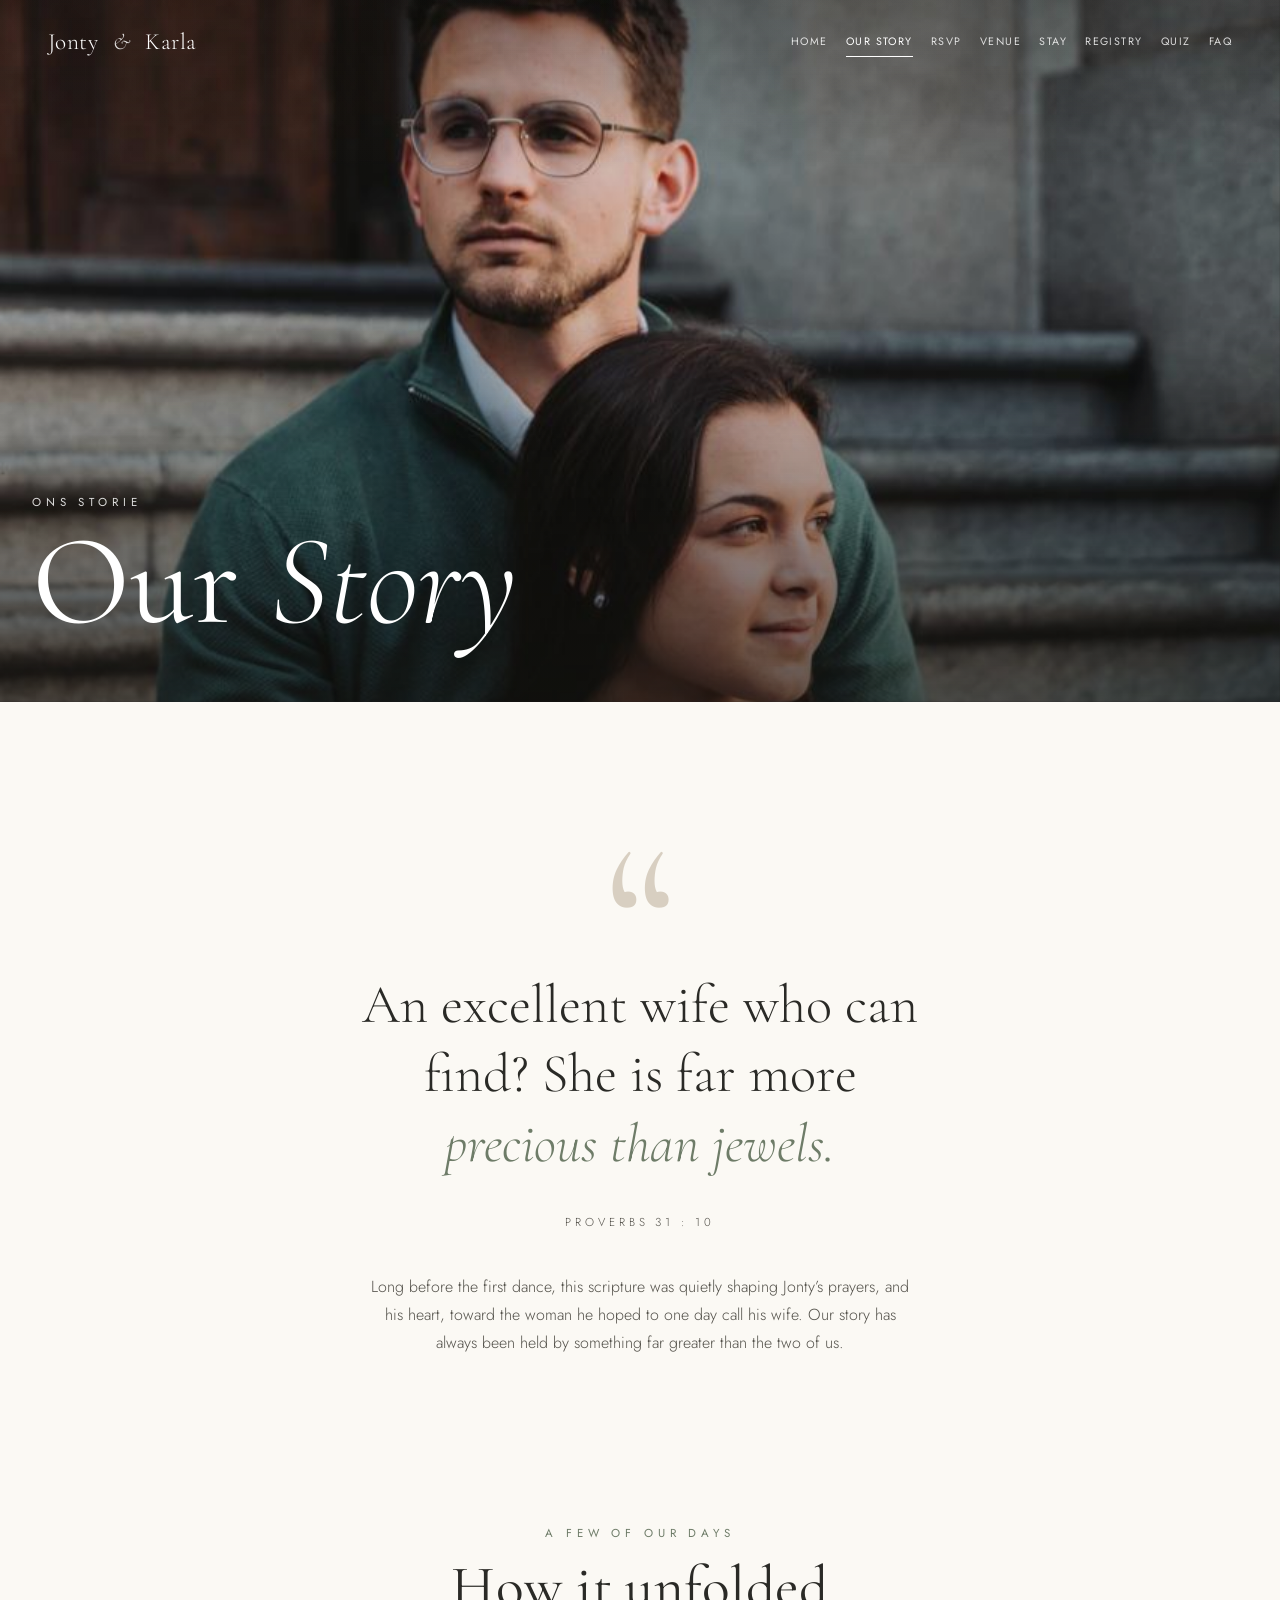
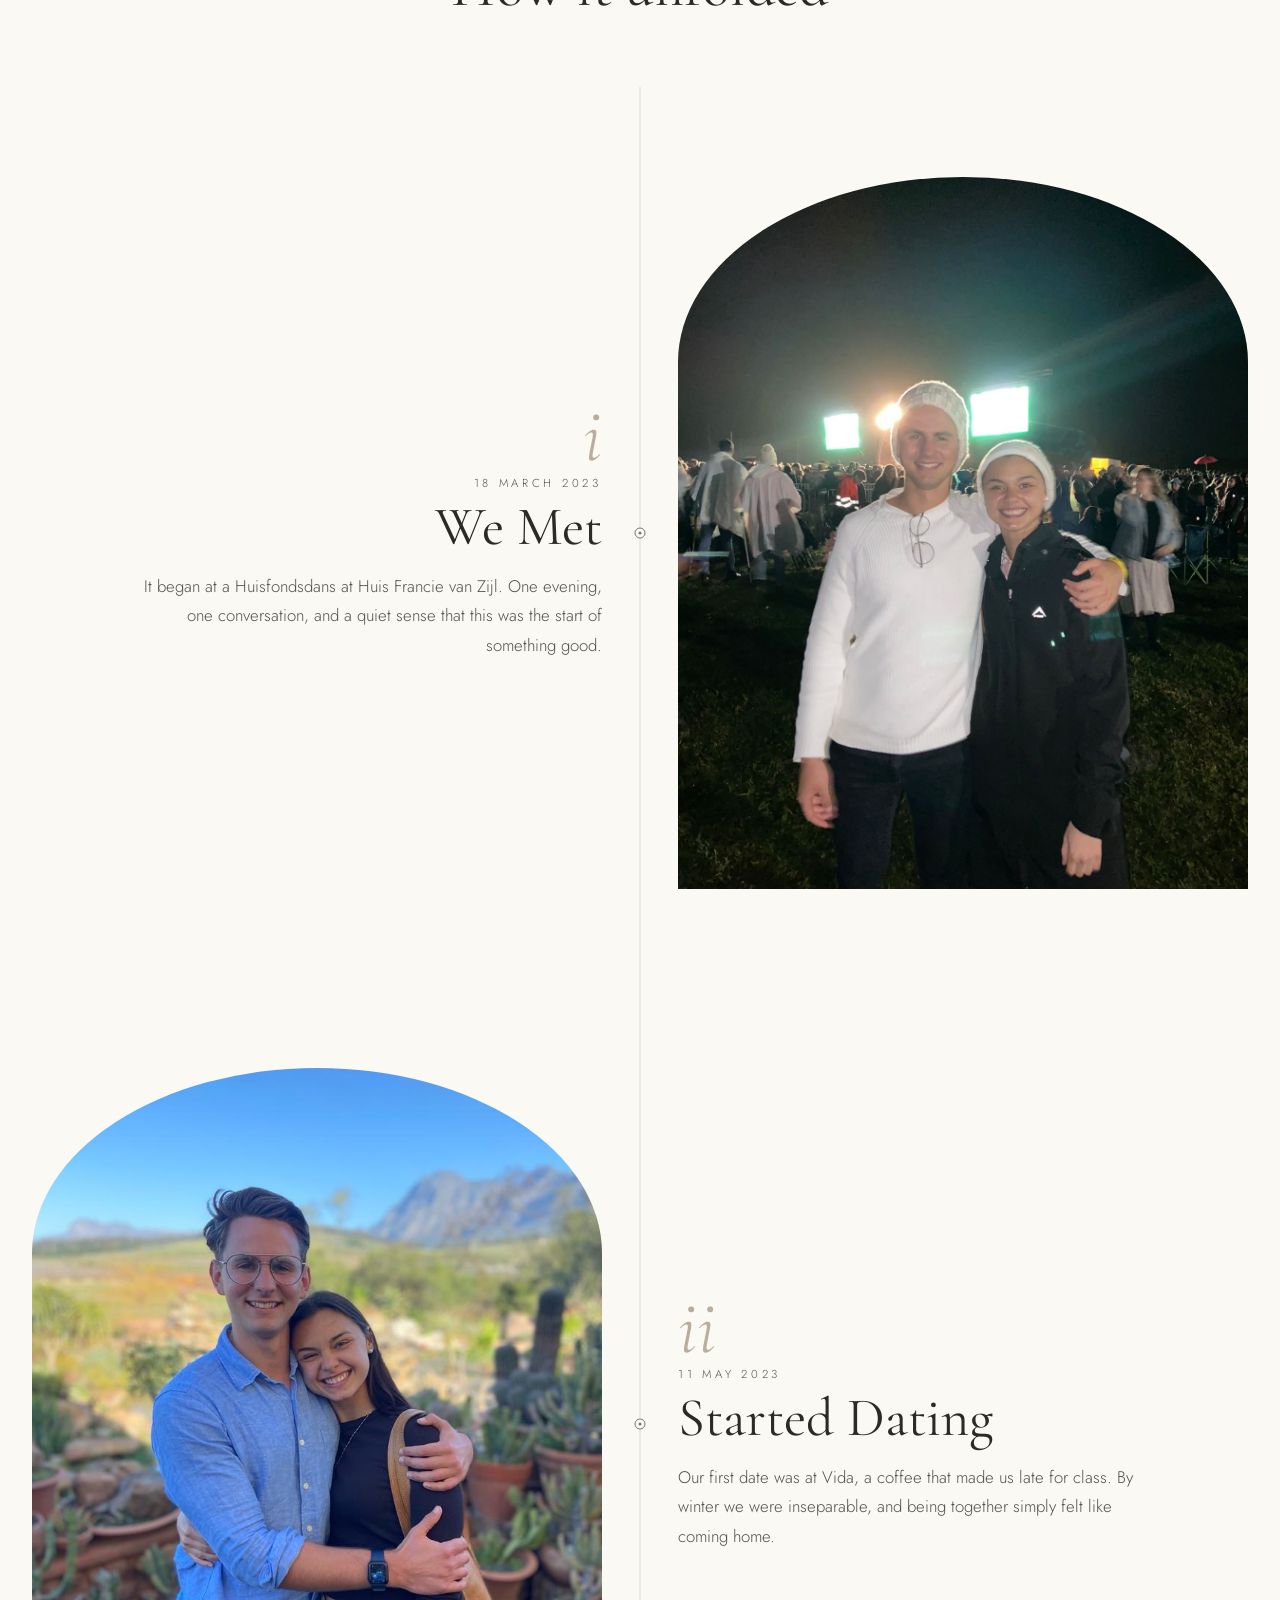
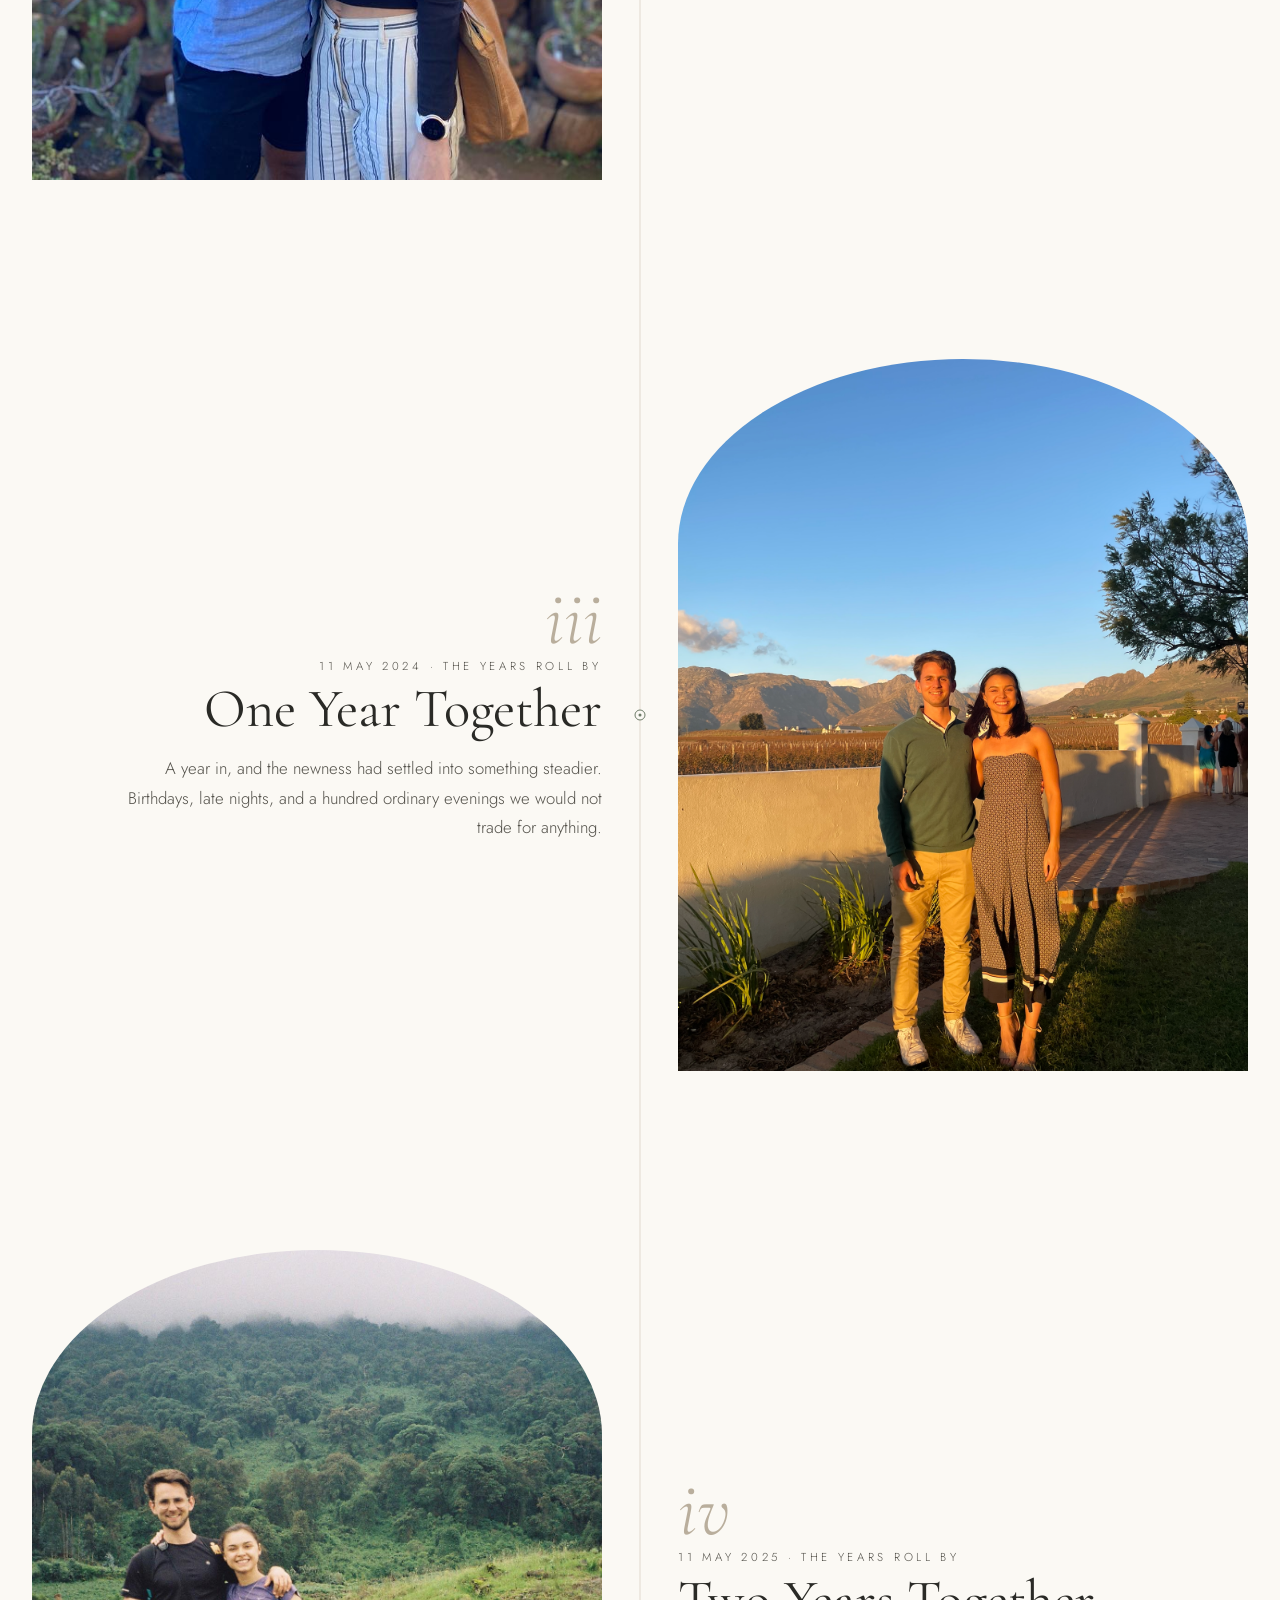
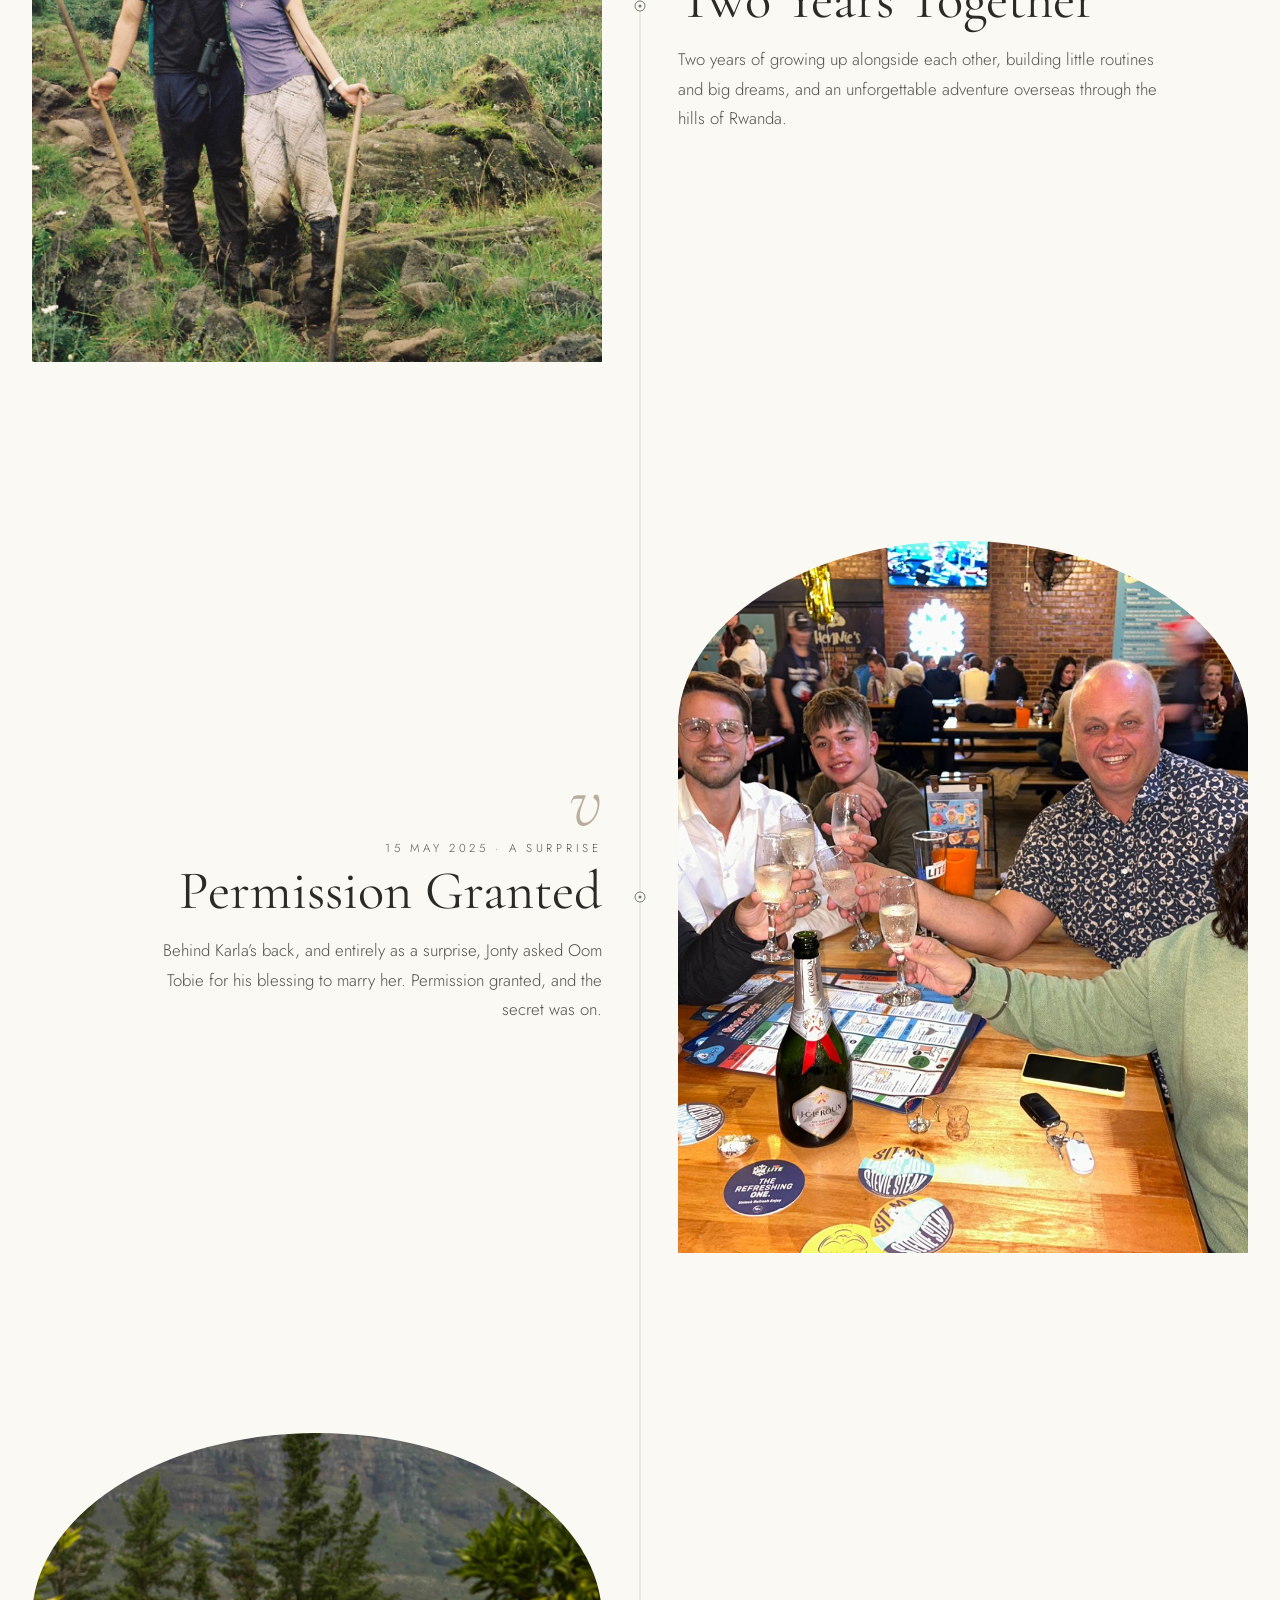
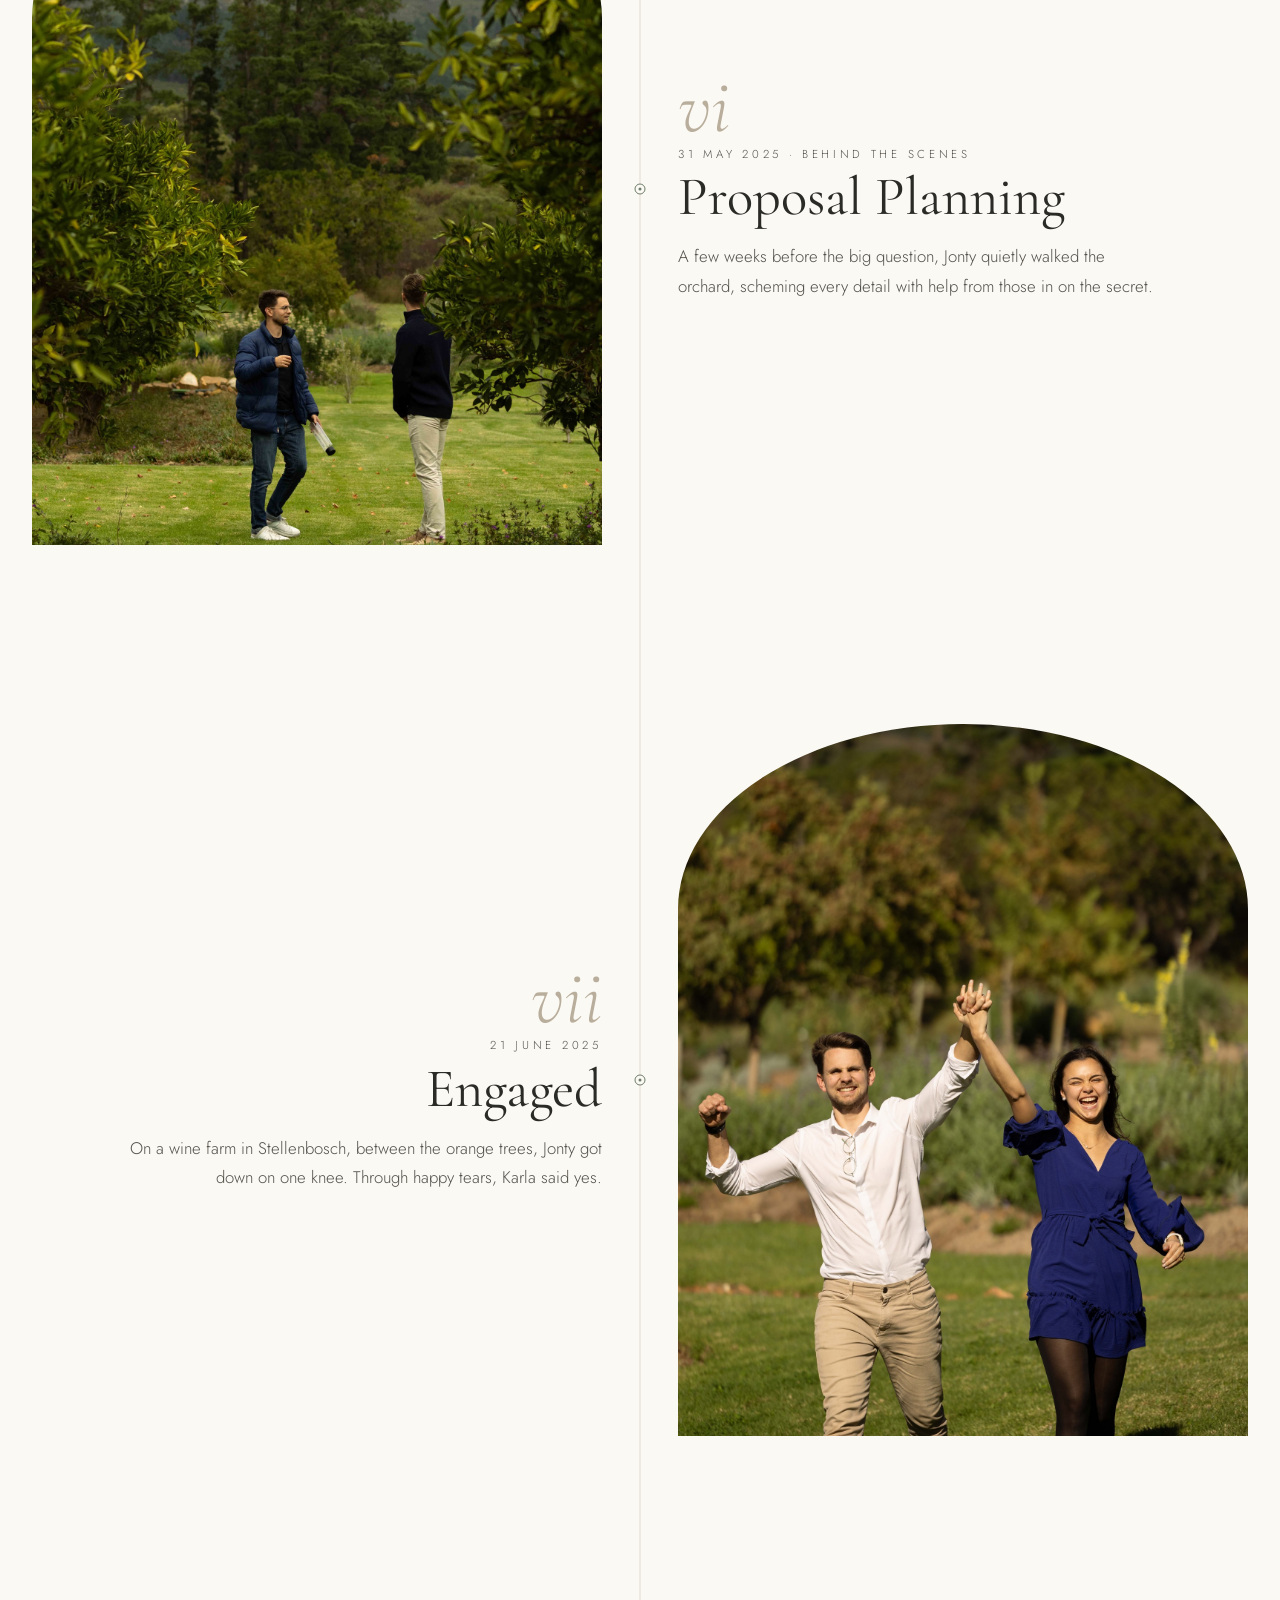
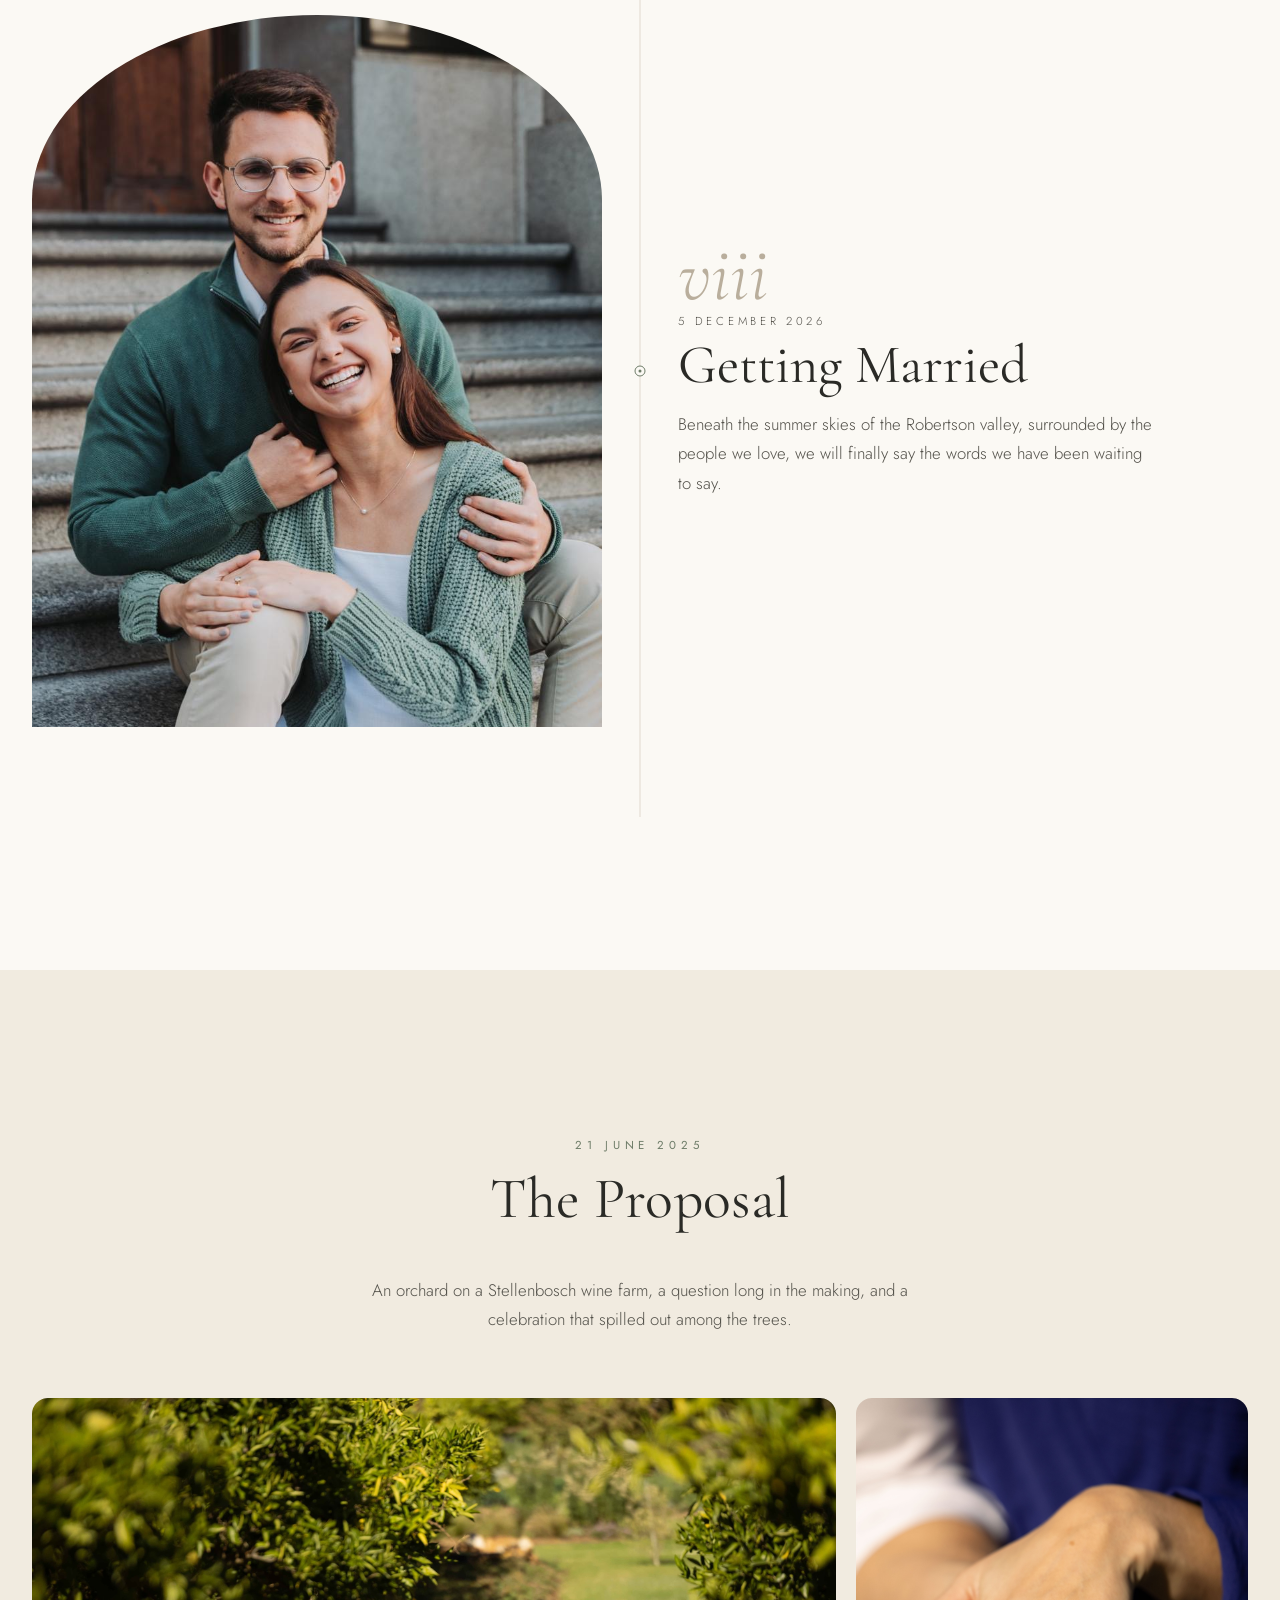
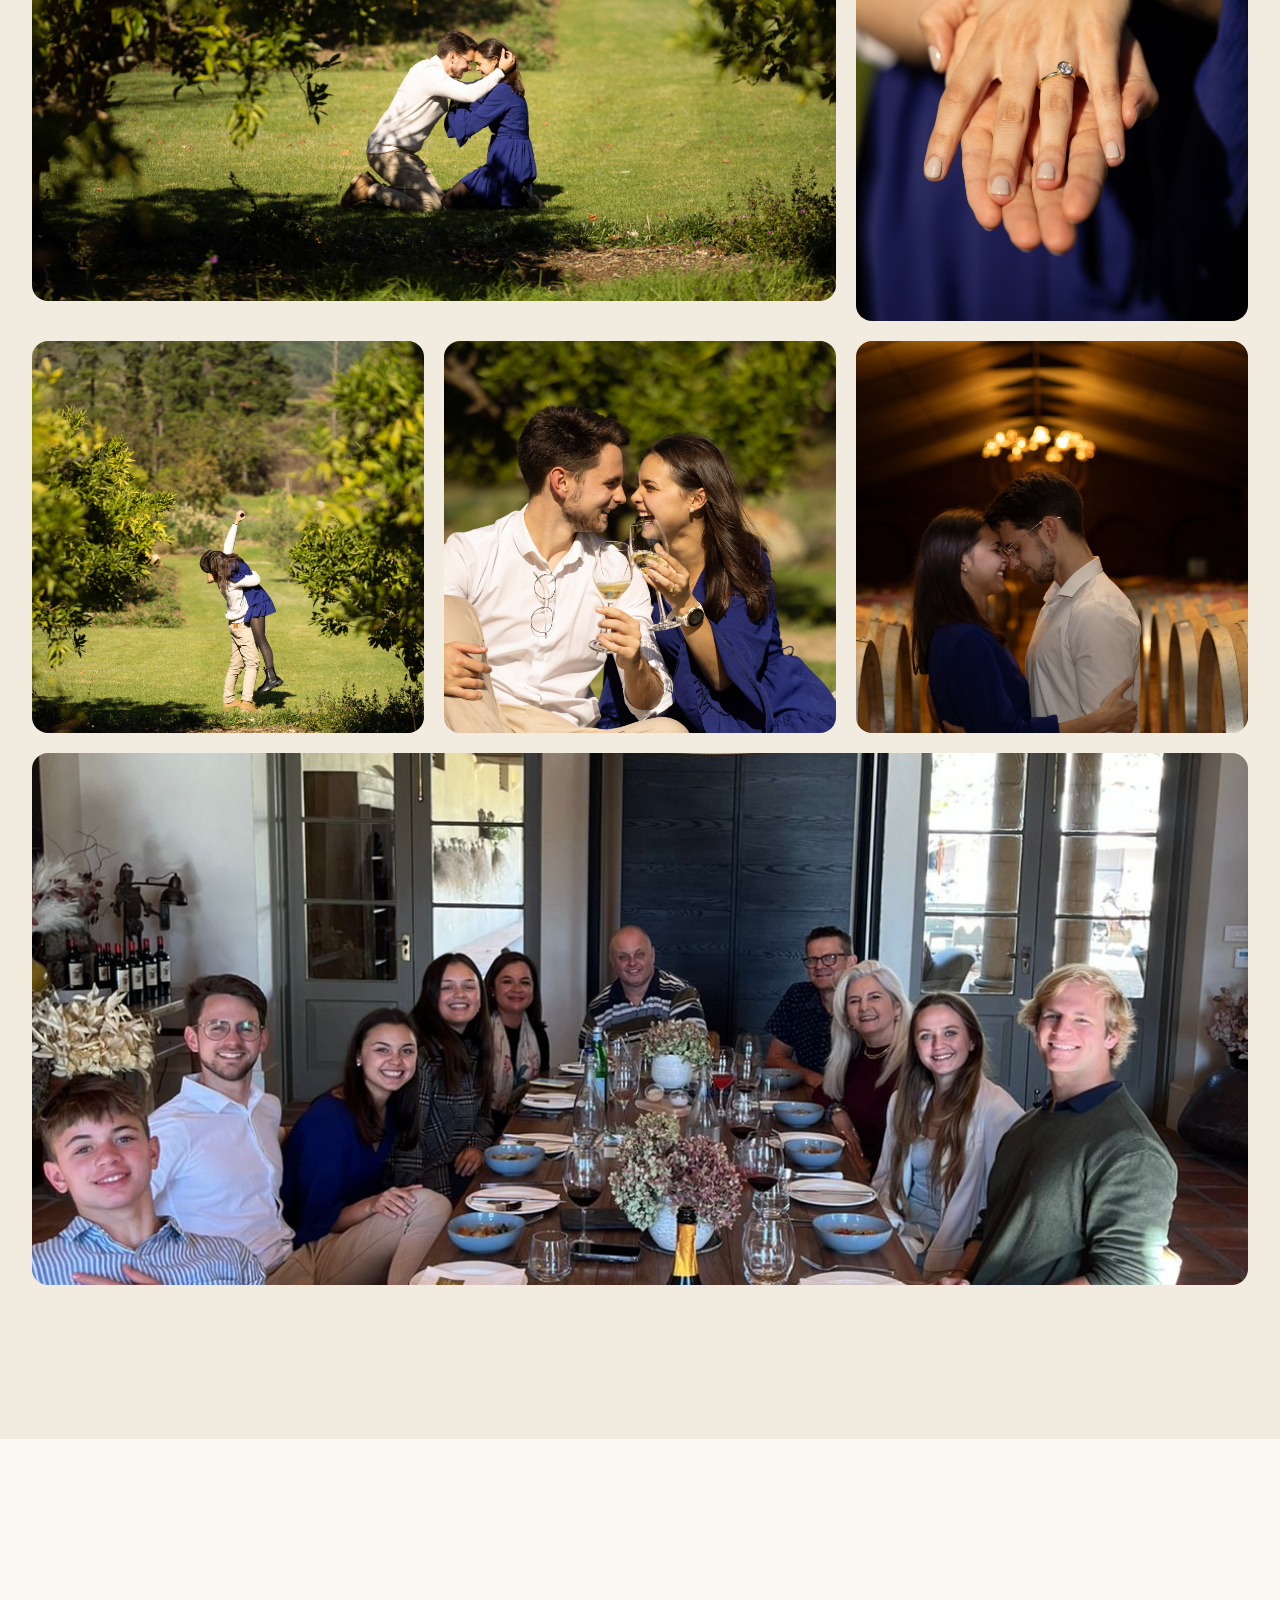
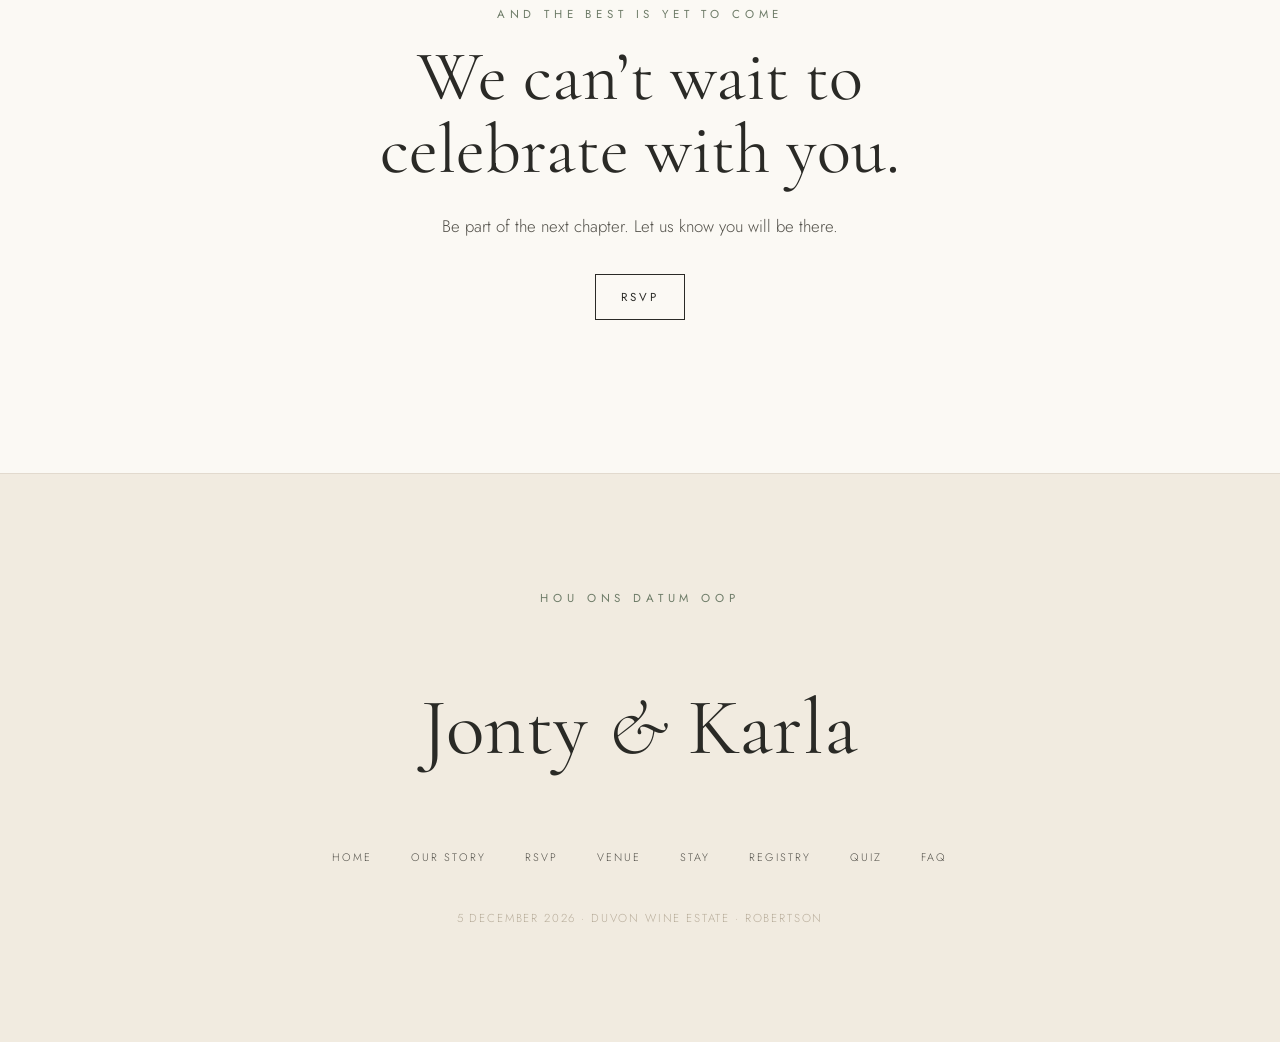
<file: our-story.html>
<!DOCTYPE html>
<html lang="en">
<head>
<meta charset="UTF-8" />
<meta name="viewport" content="width=device-width, initial-scale=1.0" />
<title>Our Story · Jonty &amp; Karla</title>
<link rel="preconnect" href="https://fonts.googleapis.com" />
<link rel="preconnect" href="https://fonts.gstatic.com" crossorigin />
<link rel="stylesheet" href="assets/site.css" />
<style>
/* ============ PAGE HERO ============ */
.phero{
  position:relative;min-height:78svh;display:flex;align-items:flex-end;
  overflow:hidden;background:var(--charcoal);
}
.phero img{position:absolute;inset:0;width:100%;height:100%;object-fit:cover;object-position:center 30%;
  animation:driftIn 9s var(--ease) both;}
.phero__scrim{position:absolute;inset:0;
  background:linear-gradient(to top, rgba(20,19,16,.6) 0%, rgba(20,19,16,.05) 55%),
             linear-gradient(to bottom, rgba(20,19,16,.34) 0%, rgba(20,19,16,0) 24%);}
.phero__inner{position:relative;z-index:2;color:#fff;
  width:min(100% - 3rem,76rem);margin-inline:auto;padding-bottom:clamp(3rem,7vh,6rem);}
.phero__inner h1{font-family:var(--display);font-weight:400;line-height:.9;
  font-size:clamp(3.2rem,11vw,8rem);margin:.3rem 0 0;}
.phero__inner h1 .it{font-style:italic;font-weight:300;}

/* ============ SCRIPTURE ============ */
.verse{text-align:center;position:relative;overflow:hidden;}
.verse__mark{font-family:var(--display);font-size:clamp(8rem,18vw,16rem);line-height:.6;
  color:var(--stone);display:block;height:.5em;user-select:none;}
.verse blockquote{margin:0;font-family:var(--display);font-weight:300;
  font-size:clamp(1.9rem,4.4vw,3.4rem);line-height:1.28;color:var(--charcoal);
  max-width:22ch;margin-inline:auto;}
.verse blockquote .em{font-style:italic;color:var(--sage-deep);}
.verse cite{display:block;margin-top:2rem;font-style:normal;
  font-family:var(--sans);text-transform:uppercase;letter-spacing:.34em;font-size:.72rem;color:var(--charcoal-soft);}
.verse__note{max-width:34rem;margin:2.6rem auto 0;color:var(--charcoal-soft);font-size:1rem;}

/* ============ TIMELINE ============ */
.tl{position:relative;}
.tl__spine{position:absolute;left:50%;top:0;bottom:0;width:1px;background:var(--line);transform:translateX(-50%);}
.tl__item{position:relative;display:grid;grid-template-columns:1fr 1fr;gap:clamp(2rem,6vw,6rem);
  align-items:center;padding-block:clamp(3rem,7vw,6rem);}
.tl__item:first-child{padding-top:0;}
.tl__media .arch{aspect-ratio:4/5;}
.tl__media .arch img{transition:transform 1.6s var(--ease);}
.tl__media:hover .arch img{transform:scale(1.05);}
.tl__body{max-width:30rem;}
.tl__date{font-family:var(--sans);text-transform:uppercase;letter-spacing:.32em;
  font-size:.72rem;color:var(--sage-deep);}
.tl__index{font-family:var(--display);font-style:italic;font-size:clamp(3rem,6vw,5rem);
  color:var(--stone-deep);line-height:.8;display:block;margin-bottom:.4rem;}
.tl__body h2{font-family:var(--display);font-weight:400;line-height:1;
  font-size:clamp(2.2rem,4.4vw,3.4rem);margin:.4rem 0 1.1rem;}
.tl__body p{color:var(--charcoal-soft);margin:0;}
.tl__dot{position:absolute;left:50%;top:50%;width:11px;height:11px;border-radius:50%;
  background:var(--page-bg);border:1px solid var(--sage-deep);transform:translate(-50%,-50%);z-index:2;}
.tl__dot::after{content:"";position:absolute;inset:3px;border-radius:50%;background:var(--sage-deep);
  transform:scale(0);transition:transform .8s var(--ease) .2s;}
.tl__item.in .tl__dot::after{transform:scale(1);}
.tl__item:nth-child(even) .tl__media{order:2;}
.tl__item:nth-child(even) .tl__body{order:1;text-align:right;justify-self:end;}

@media (max-width:820px){
  .tl__spine{left:14px;}
  .tl__item{grid-template-columns:1fr;gap:1.6rem;padding-left:42px;padding-block:clamp(2.5rem,8vw,4rem);}
  .tl__item:first-child{padding-top:0;}
  .tl__media{order:1 !important;}
  .tl__body{order:2 !important;text-align:left !important;justify-self:start !important;max-width:none;}
  .tl__dot{left:14px;top:0;transform:translate(-50%,6px);}
}

/* ============ ENGAGEMENT GALLERY ============ */
.eng{background:var(--ivory);}
.eng__grid{display:grid;grid-template-columns:repeat(6,1fr);gap:clamp(.8rem,1.6vw,1.4rem);margin-top:clamp(2.5rem,5vw,4rem);}
.eng__grid figure{margin:0;overflow:hidden;border-radius:16px;background:var(--stone);}
.eng__grid img{width:100%;height:100%;object-fit:cover;display:block;transition:transform 1.6s var(--ease);}
.eng__grid figure:hover img{transform:scale(1.04);}
.eng-a{grid-column:span 4;aspect-ratio:16/10;}
.eng-b{grid-column:span 2;aspect-ratio:3/4;}
.eng-c{grid-column:span 2;aspect-ratio:1/1;}
.eng-d{grid-column:span 2;aspect-ratio:1/1;}
.eng-e{grid-column:span 2;aspect-ratio:1/1;}
.eng-f{grid-column:span 6;aspect-ratio:16/7;}
@media (max-width:760px){
  .eng__grid{grid-template-columns:repeat(2,1fr);}
  .eng-a{grid-column:span 2;aspect-ratio:16/11;}
  .eng-b,.eng-c,.eng-d,.eng-e{grid-column:span 1;aspect-ratio:3/4;}
  .eng-f{grid-column:span 2;aspect-ratio:16/9;}
}

/* ============ CLOSING ============ */
.closing{text-align:center;background:var(--page-bg);}
.closing h2{font-family:var(--display);font-weight:400;font-size:clamp(2.4rem,6vw,4.4rem);
  line-height:1.04;margin:1rem 0 1.6rem;}
.closing .amp{font-style:italic;color:var(--sage-deep);}
</style>
</head>
<body data-page="story">

<div id="site-nav"></div>

<!-- HERO -->
<section class="phero" data-screen-label="Our Story — Hero">
  <img src="assets/photos/steps-editorial.jpg" alt="Jonty and Karla seated together" />
  <div class="phero__scrim"></div>
  <div class="phero__inner">
    <p class="eyebrow" style="color:rgba(255,255,255,.85);">Ons Storie</p>
    <h1>Our <span class="it">Story</span></h1>
  </div>
</section>

<!-- SCRIPTURE -->
<section class="section verse" data-screen-label="Our Story — Scripture">
  <div class="wrap--narrow reveal">
    <span class="verse__mark" aria-hidden="true">&ldquo;</span>
    <blockquote>An excellent wife who can find? She is far more
      <span class="em">precious than jewels.</span></blockquote>
    <cite>Proverbs 31 : 10</cite>
    <p class="verse__note">Long before the first dance, this scripture was quietly shaping
      Jonty&rsquo;s prayers, and his heart, toward the woman he hoped to one day call his wife.
      Our story has always been held by something far greater than the two of us.</p>
  </div>
</section>

<!-- TIMELINE -->
<section class="section" style="padding-top:0;" data-screen-label="Our Story — Timeline">
  <div class="wrap" style="text-align:center;margin-bottom:clamp(2.5rem,6vw,4.5rem);">
    <p class="eyebrow reveal eyebrow--sage">A few of our days</p>
    <h2 class="display reveal" style="font-size:clamp(2.2rem,5vw,3.6rem);margin-top:1rem;">How it unfolded</h2>
  </div>

  <div class="wrap tl">
    <div class="tl__spine" aria-hidden="true"></div>

    <article class="tl__item reveal">
      <div class="tl__dot"></div>
      <div class="tl__media"><div class="figure arch"><img src="assets/photos/met-huisfondsdans.jpg" alt="Jonty and Karla at a Huisfondsdans" /></div></div>
      <div class="tl__body">
        <span class="tl__index">i</span>
        <p class="tl__date">18 March 2023</p>
        <h2>We Met</h2>
        <p>It began at a Huisfondsdans at Huis Francie van Zijl. One evening, one conversation,
          and a quiet sense that this was the start of something good.</p>
      </div>
    </article>

    <article class="tl__item reveal">
      <div class="tl__dot"></div>
      <div class="tl__media"><div class="figure arch"><img src="assets/photos/early-cactus.jpg" alt="Jonty and Karla in the early days" /></div></div>
      <div class="tl__body">
        <span class="tl__index">ii</span>
        <p class="tl__date">11 May 2023</p>
        <h2>Started Dating</h2>
        <p>Our first date was at Vida, a coffee that made us late for class. By winter we
          were inseparable, and being together simply felt like coming home.</p>
      </div>
    </article>

    <article class="tl__item reveal">
      <div class="tl__dot"></div>
      <div class="tl__media"><div class="figure arch"><img src="assets/photos/year-one.png" alt="Jonty and Karla in the winelands" /></div></div>
      <div class="tl__body">
        <span class="tl__index">iii</span>
        <p class="tl__date">11 May 2024 &middot; The years roll by</p>
        <h2>One Year Together</h2>
        <p>A year in, and the newness had settled into something steadier. Birthdays, late nights,
          and a hundred ordinary evenings we would not trade for anything.</p>
      </div>
    </article>

    <article class="tl__item reveal">
      <div class="tl__dot"></div>
      <div class="tl__media"><div class="figure arch"><img src="assets/photos/year-two.jpg" alt="Jonty and Karla hiking in Rwanda" /></div></div>
      <div class="tl__body">
        <span class="tl__index">iv</span>
        <p class="tl__date">11 May 2025 &middot; The years roll by</p>
        <h2>Two Years Together</h2>
        <p>Two years of growing up alongside each other, building little routines and big dreams,
          and an unforgettable adventure overseas through the hills of Rwanda.</p>
      </div>
    </article>

    <article class="tl__item reveal">
      <div class="tl__dot"></div>
      <div class="tl__media"><div class="figure arch"><img src="assets/photos/permission-granted.jpg" alt="Jonty toasting with Karla's family" /></div></div>
      <div class="tl__body">
        <span class="tl__index">v</span>
        <p class="tl__date">15 May 2025 &middot; A surprise</p>
        <h2>Permission Granted</h2>
        <p>Behind Karla&rsquo;s back, and entirely as a surprise, Jonty asked Oom Tobie for his
          blessing to marry her. Permission granted, and the secret was on.</p>
      </div>
    </article>

    <article class="tl__item reveal">
      <div class="tl__dot"></div>
      <div class="tl__media"><div class="figure arch"><img src="assets/photos/proposal-planning.jpg" alt="Jonty planning the proposal in the orchard" /></div></div>
      <div class="tl__body">
        <span class="tl__index">vi</span>
        <p class="tl__date">31 May 2025 &middot; Behind the scenes</p>
        <h2>Proposal Planning</h2>
        <p>A few weeks before the big question, Jonty quietly walked the orchard, scheming every
          detail with help from those in on the secret.</p>
      </div>
    </article>

    <article class="tl__item reveal">
      <div class="tl__dot"></div>
      <div class="tl__media"><div class="figure arch"><img src="assets/photos/proposal-celebrate.jpg" alt="Jonty and Karla celebrating their engagement" /></div></div>
      <div class="tl__body">
        <span class="tl__index">vii</span>
        <p class="tl__date">21 June 2025</p>
        <h2>Engaged</h2>
        <p>On a wine farm in Stellenbosch, between the orange trees, Jonty got down on one knee.
          Through happy tears, Karla said yes.</p>
      </div>
    </article>

    <article class="tl__item reveal">
      <div class="tl__dot"></div>
      <div class="tl__media"><div class="figure arch"><img src="assets/photos/steps-portrait.jpg" alt="Jonty and Karla smiling together" /></div></div>
      <div class="tl__body">
        <span class="tl__index">viii</span>
        <p class="tl__date">5 December 2026</p>
        <h2>Getting Married</h2>
        <p>Beneath the summer skies of the Robertson valley, surrounded by the people we love,
          we will finally say the words we have been waiting to say.</p>
      </div>
    </article>
  </div>
</section>

<!-- ENGAGEMENT GALLERY -->
<section class="section eng" data-screen-label="Our Story — The Proposal">
  <div class="wrap" style="text-align:center;">
    <p class="eyebrow reveal eyebrow--sage">21 June 2025</p>
    <h2 class="display reveal" style="font-size:clamp(2.2rem,5vw,3.6rem);margin-top:1rem;">The Proposal</h2>
    <p class="reveal" style="max-width:34rem;margin:1.4rem auto 0;color:var(--charcoal-soft);">
      An orchard on a Stellenbosch wine farm, a question long in the making, and a celebration
      that spilled out among the trees.</p>
  </div>
  <div class="wrap reveal">
    <div class="eng__grid">
      <figure class="eng-a"><img src="assets/photos/proposal-kneel.jpg" alt="Jonty proposing on one knee" /></figure>
      <figure class="eng-b"><img src="assets/photos/proposal-ring.jpg" alt="The engagement ring" /></figure>
      <figure class="eng-c"><img src="assets/photos/proposal-lift.jpg" alt="Jonty lifting Karla" /></figure>
      <figure class="eng-d"><img src="assets/photos/proposal-picnic.jpg" alt="Jonty and Karla celebrating with a picnic" /></figure>
      <figure class="eng-e"><img src="assets/photos/engagement-cellar.jpg" alt="Jonty and Karla in the wine cellar" /></figure>
      <figure class="eng-f"><img src="assets/photos/family-photo.jpg" alt="Families celebrating the engagement together" /></figure>
    </div>
  </div>
</section>

<!-- CLOSING -->
<section class="section closing">
  <div class="wrap--narrow reveal">
    <p class="eyebrow eyebrow--sage">And the best is yet to come</p>
    <h2>We can&rsquo;t wait to<br />celebrate with you.</h2>
    <p style="margin:0 auto 2rem;max-width:30rem;color:var(--charcoal-soft);">
      Be part of the next chapter. Let us know you will be there.</p>
    <a class="btn btn--ghost" href="rsvp.html">RSVP</a>
  </div>
</section>

<div id="site-foot"></div>

<script src="assets/chrome.js"></script>
<script src="assets/site.js"></script>

</body>
</html>
</file>
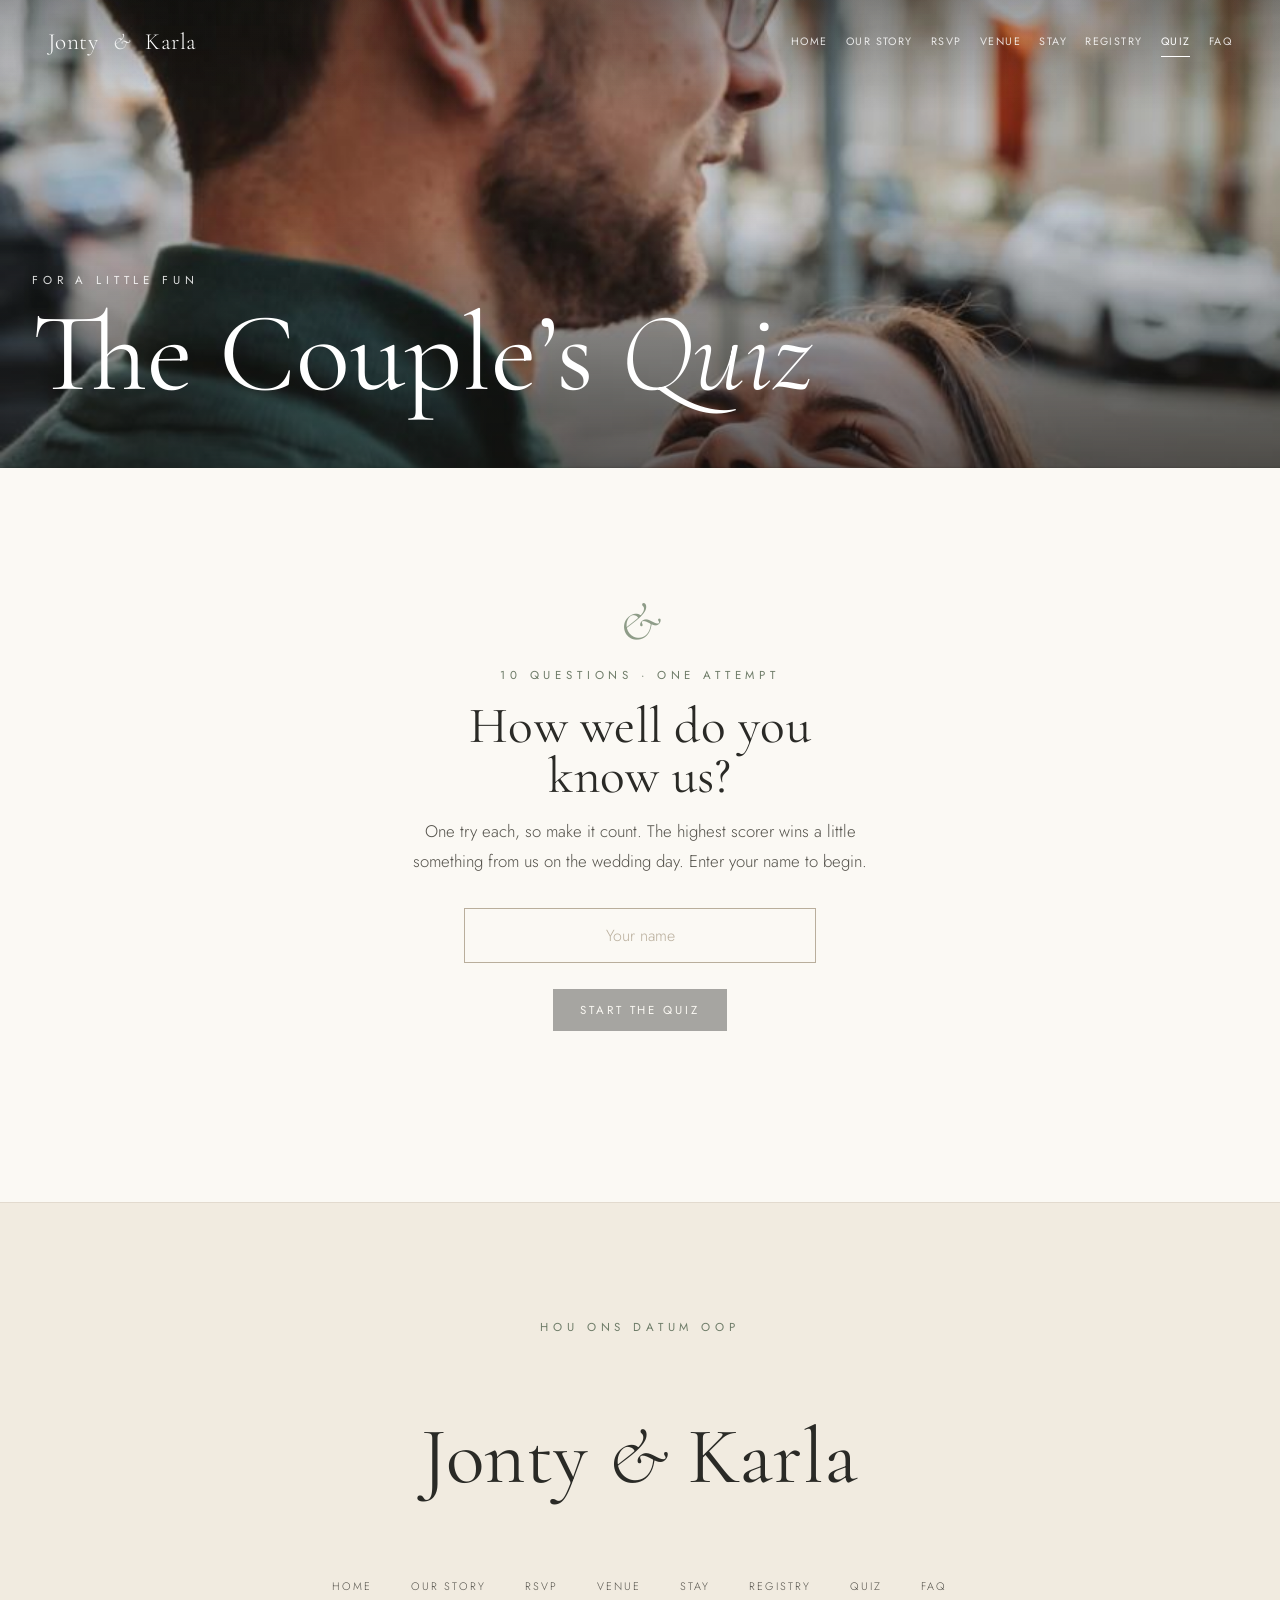
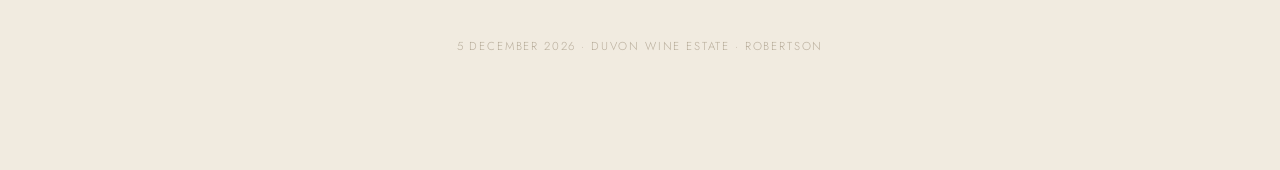
<file: quiz.html>
<!DOCTYPE html>
<html lang="en">
<head>
<meta charset="UTF-8" />
<meta name="viewport" content="width=device-width, initial-scale=1.0" />
<title>The Couple&rsquo;s Quiz · Jonty &amp; Karla</title>
<link rel="preconnect" href="https://fonts.googleapis.com" />
<link rel="preconnect" href="https://fonts.gstatic.com" crossorigin />
<link rel="stylesheet" href="assets/site.css" />
<style>
.quiz-wrap{max-width:44rem;margin-inline:auto;}
.qprogress{display:flex;align-items:center;justify-content:space-between;gap:1rem;margin-bottom:1.6rem;}
.qprogress .step{font-family:var(--sans);text-transform:uppercase;letter-spacing:.22em;font-size:.62rem;color:var(--charcoal-soft);}
.qbar{flex:1;height:1px;background:var(--line);position:relative;}
.qbar i{position:absolute;left:0;top:0;bottom:0;background:var(--sage-deep);transition:width .5s var(--ease);}
.qcard h2{font-family:var(--display);font-weight:400;font-size:clamp(1.9rem,4vw,2.8rem);line-height:1.1;margin:0 0 1.6rem;}
.opts{display:flex;flex-direction:column;gap:.7rem;}
.opt{text-align:left;background:var(--warm-white);border:1px solid var(--stone-deep);padding:1.1rem 1.3rem;cursor:pointer;
  font-family:var(--sans);font-size:1rem;color:var(--charcoal);transition:.28s var(--ease);display:flex;align-items:center;gap:1rem;width:100%;}
.opt:hover{border-color:var(--charcoal);}
.opt[data-on="true"]{background:var(--charcoal);color:#fff;border-color:var(--charcoal);}
.opt .mk{font-family:var(--display);font-style:italic;color:var(--sage-deep);width:1.3rem;flex:none;}
.opt[data-on="true"] .mk{color:#fff;}
.namegate{text-align:center;}
.namegate .seal{font-family:var(--display);font-style:italic;color:var(--sage);font-size:3.4rem;line-height:0;display:block;height:.5em;}
.qresult{text-align:center;}
.scorebig{font-family:var(--display);font-weight:400;font-size:clamp(4.5rem,14vw,9rem);line-height:.9;color:var(--charcoal);}
.scorebig small{font-size:.32em;color:var(--stone-deep);font-style:italic;}
.lb-board{margin:2.4rem auto 0;max-width:30rem;text-align:left;}
.lb-row{display:flex;align-items:center;gap:1rem;padding:.75rem 0;border-bottom:1px solid var(--line);}
.lb-row:last-child{border-bottom:0;}
.lb-row .rank{font-family:var(--display);font-style:italic;color:var(--stone-deep);width:1.8rem;}
.lb-row .who{flex:1;color:var(--charcoal);}
.lb-row .sc{font-family:var(--display);font-size:1.2rem;color:var(--sage-deep);}
.lb-row.me{background:var(--ivory);margin-inline:-1rem;padding-inline:1rem;}
.lb-row.me .who{font-style:italic;}
.prize{background:var(--ivory);border:1px solid var(--line);padding:1.3rem 1.5rem;margin-top:2rem;font-size:.95rem;color:var(--charcoal-soft);}
.prize b{color:var(--charcoal);font-weight:400;}
.linklike{background:none;border:0;color:var(--charcoal-soft);text-decoration:underline;cursor:pointer;
  font-family:var(--sans);font-size:.85rem;letter-spacing:.04em;padding:0;}
.linklike:hover{color:var(--charcoal);}
</style>
</head>
<body data-page="quiz">
<div id="site-nav"></div>

<section class="phero" style="min-height:52svh;" data-screen-label="Quiz — Hero">
  <img src="assets/photos/laughing-up.jpg" alt="Jonty and Karla laughing" style="object-position:center 28%;" />
  <div class="phero__scrim"></div>
  <div class="phero__inner">
    <p class="eyebrow" style="color:rgba(255,255,255,.85);">For a little fun</p>
    <h1>The Couple&rsquo;s <span class="it">Quiz</span></h1>
  </div>
</section>

<section class="section">
  <div class="wrap quiz-wrap">
    <div id="quiz-app"></div>
  </div>
</section>

<div id="site-foot"></div>

<script src="assets/config.js"></script>
<script src="assets/chrome.js"></script>
<script src="assets/site.js"></script>

<script>
(function(){
  const QUIZ_KEY = "kj_quiz_scores";
  const WEBHOOK  = window.KJ_SHEETS_WEBHOOK || "";
  const app      = document.getElementById("quiz-app");
  const LETTERS  = ["a","b","c","d"];
  const QUESTIONS = [
    { q:"Where was our very first date?", opts:["Starbucks","Vida","A coffee shop in town","Mugg & Bean"], a:1 },
    { q:"What did Jonty forget at the spot of our first date?", opts:["His wallet","His glasses","His phone","His jacket"], a:1 },
    { q:"On what day did Jonty ask Karla out?", opts:["18 March","11 May","14 February","1 June"], a:1 },
    { q:"What is our favourite kind of date?", opts:["A movie night","A picnic together","Dinner out","A morning hike"], a:1 },
    { q:"On what date did Jonty ask Oom Tobie for Karla's hand?", opts:["15 May 2025","21 June 2025","11 May 2025","1 June 2025"], a:0 },
    { q:"Which of Karla's friends got her to do her nails before the engagement?", opts:["Andrea","Lorene","Ezelle","Nella"], a:1 },
    { q:"Who drove Jonty to Karla the night he met her parents?", opts:["Tom","Naz and Sachen","Jono and Dylan","His sister"], a:1 },
    { q:"Where have we travelled overseas together?", opts:["Mauritius","Rwanda","Italy","Thailand"], a:1 },
    { q:"Who said “I love you” first?", opts:["Jonty","Karla","At the same time","Neither will admit it"], a:1 },
    { q:"Where did Jonty propose?", opts:["Kirstenbosch","Waterford","Quoin Rock","Lourensford"], a:1 }
  ];
  const TOTAL = QUESTIONS.length;

  function loadScores(){ try{ return JSON.parse(localStorage.getItem(QUIZ_KEY)||"{}"); }catch(e){ return {}; } }
  function saveScores(o){ localStorage.setItem(QUIZ_KEY, JSON.stringify(o)); }
  function pushToSheet(name, score){
    if(!WEBHOOK) return;
    try{ fetch(WEBHOOK,{method:"POST",mode:"no-cors",headers:{"Content-Type":"text/plain;charset=utf-8"},
      body:JSON.stringify({type:"quiz",name,score,total:TOTAL,ts:Date.now()})}); }catch(e){}
  }
  function message(s){
    if(s===TOTAL) return "A perfect score. Are you sure you're not one of us?";
    if(s>=8) return "Incredible. You clearly know us very well.";
    if(s>=6) return "Not bad at all. You've been paying attention.";
    if(s>=4) return "A valiant effort. We'll forgive you for the rest.";
    return "Well... you came for the love, not the trivia. We adore you anyway.";
  }

  /* --- state --- */
  const st = {
    phase:"gate", // gate | play | done | already
    name:"", playedName:"",
    i:0, answers:[], sel:null, finalScore:0,
    scores: loadScores()
  };

  function h(tag, attrs, ...children){
    const el = document.createElement(tag);
    Object.entries(attrs||{}).forEach(([k,v])=>{
      if(k==="class") el.className=v;
      else if(k==="style") el.style.cssText=v;
      else el.setAttribute(k,v);
    });
    children.forEach(c=>{
      if(c==null||c===false) return;
      if(typeof c==="string"){ el.insertAdjacentHTML("beforeend",c); }
      else { el.append(c); }
    });
    return el;
  }

  function renderBoard(highlight){
    const rows = Object.keys(st.scores).map(k=>({name:k, score:st.scores[k].score, ts:st.scores[k].ts}));
    rows.sort((a,b)=>b.score-a.score||a.ts-b.ts);
    const wrap = h("div",{class:"lb-board"});
    wrap.append(h("p",{class:"eyebrow eyebrow--sage",style:"text-align:center;margin-bottom:1rem;"},"Leaderboard"));
    if(rows.length===0){
      wrap.append(h("p",{class:"empty",style:"text-align:center;"},"Be the first to play."));
    } else {
      rows.slice(0,10).forEach((r,idx)=>{
        const row = h("div",{class:"lb-row"+(r.name===highlight?" me":"")});
        const sc = h("span",{class:"sc"});
        sc.innerHTML = r.score+'<span style="color:var(--stone-deep);font-size:.7em;">'+'/'+TOTAL+'</span>';
        row.append(h("span",{class:"rank"},String(idx+1)), h("span",{class:"who"},r.name), sc);
        wrap.append(row);
      });
    }
    return wrap;
  }

  function renderGate(){
    const wrap = h("div",{class:"namegate"});
    wrap.append(
      h("span",{class:"seal","aria-hidden":"true"},"&amp;"),
      h("p",{class:"eyebrow eyebrow--sage",style:"margin-top:1rem;"},"10 questions &middot; one attempt"),
      h("h2",{class:"display",style:"font-size:clamp(2rem,5vw,3.2rem);margin:1rem 0;"},"How well do you<br />know us?"),
      h("p",{style:"max-width:30rem;margin:0 auto 2rem;color:var(--charcoal-soft);"},
        "One try each, so make it count. The highest scorer wins a little something from us on the wedding day. Enter your name to begin.")
    );
    const field = h("div",{class:"field",style:"max-width:22rem;margin:0 auto;"});
    const input = h("input",{class:"input",style:"text-align:center;",placeholder:"Your name",autocomplete:"name"});
    input.value = st.name;
    input.addEventListener("input",()=>{ st.name=input.value; startBtn.style.opacity=st.name.trim()?1:.4; });
    input.addEventListener("keydown",e=>{ if(e.key==="Enter") start(); });
    field.append(input);
    const startBtn = h("button",{class:"btn",style:"opacity:"+(st.name.trim()?1:.4)+";"},"Start the Quiz");
    startBtn.addEventListener("click",start);
    wrap.append(field, h("p",{style:"margin-top:1.6rem;"},startBtn));
    return wrap;
  }

  function renderAlready(){
    const mine = st.scores[st.playedName];
    const wrap = h("div",{class:"qresult"});
    const big = h("div",{class:"scorebig",style:"margin-top:1rem;"});
    big.innerHTML = mine.score+'<small>/'+TOTAL+'</small>';
    wrap.append(
      h("p",{class:"eyebrow eyebrow--sage"},"Only one try each"),
      h("h2",{class:"display",style:"font-size:clamp(1.8rem,4vw,2.6rem);margin:1rem 0 .4rem;"},
        "You've already played, "+st.playedName+"."),
      big,
      h("p",{style:"color:var(--charcoal-soft);max-width:28rem;margin:1rem auto 0;"},message(mine.score)),
      renderBoard(st.playedName)
    );
    const again = h("button",{class:"linklike",style:"margin-top:2rem;display:inline-block;"},"Play as someone else");
    again.addEventListener("click",()=>{ st.name=""; st.playedName=""; st.phase="gate"; render(); });
    wrap.append(h("p",{style:"margin-top:2rem;"},again));
    return wrap;
  }

  function renderDone(){
    const wrap = h("div",{class:"qresult"});
    const big = h("div",{class:"scorebig"});
    big.innerHTML = st.finalScore+'<small>/'+TOTAL+'</small>';
    const prize = h("div",{class:"prize"});
    prize.innerHTML = '<b>The prize:</b> the highest score wins a little something from Jonty &amp; Karla on the wedding day. Your score is locked in, no second tries, so this one counts.';
    wrap.append(
      h("p",{class:"eyebrow eyebrow--sage"},"Your score"),
      big,
      h("p",{style:"color:var(--charcoal-soft);max-width:30rem;margin:1.2rem auto 0;font-size:1.1rem;"},message(st.finalScore)),
      prize,
      renderBoard(st.playedName)
    );
    return wrap;
  }

  function renderPlay(){
    const item = QUESTIONS[st.i];
    const wrap = h("div",{class:"qcard"});
    const progress = h("div",{class:"qprogress"});
    const bar = h("div",{class:"qbar"});
    const fill = h("i",{style:"width:"+(st.i/TOTAL*100)+"%;"});
    bar.append(fill);
    progress.append(
      h("span",{class:"step"},"Question "+(st.i+1)+" of "+TOTAL),
      bar,
      h("span",{class:"step"},st.playedName)
    );
    const q2 = h("h2",{},item.q);
    const opts = h("div",{class:"opts"});
    item.opts.forEach((o,idx)=>{
      const btn = h("button",{class:"opt"},
        h("span",{class:"mk"},LETTERS[idx]),
        h("span",{},o)
      );
      btn.dataset.on = String(st.sel===idx);
      btn.addEventListener("click",()=>{
        st.sel=idx;
        opts.querySelectorAll(".opt").forEach((b,bi)=>{ b.dataset.on=String(bi===idx); });
        nextBtn.style.opacity=1; nextBtn.style.cursor="pointer"; nextBtn.disabled=false;
      });
      opts.append(btn);
    });
    const nextBtn = h("button",{class:"btn"},
      st.i+1<TOTAL ? "Next" : "See my score"
    );
    nextBtn.style.opacity = st.sel==null ? .4 : 1;
    nextBtn.style.cursor  = st.sel==null ? "not-allowed" : "pointer";
    nextBtn.disabled = st.sel==null;
    nextBtn.addEventListener("click",()=>{
      if(st.sel==null) return;
      st.answers.push(st.sel);
      const selWas = st.sel; st.sel=null;
      if(st.i+1<TOTAL){
        st.i++;
        render();
      } else {
        let score=0;
        st.answers.forEach((a,qi)=>{ if(a===QUESTIONS[qi].a) score++; });
        const next = Object.assign({},st.scores,{[st.playedName]:{score,ts:Date.now()}});
        saveScores(next); st.scores=next; st.finalScore=score; st.phase="done";
        pushToSheet(st.playedName,score);
        render();
      }
      window.scrollTo({top:0,behavior:"smooth"});
    });
    wrap.append(
      progress, q2, opts,
      h("div",{style:"margin-top:1.8rem;display:flex;align-items:center;gap:1.2rem;"},
        nextBtn,
        h("span",{style:"font-size:.78rem;letter-spacing:.04em;color:var(--stone-deep);"},"No going back")
      )
    );
    return wrap;
  }

  function start(){
    const n = st.name.trim();
    if(!n) return;
    st.playedName=n;
    if(st.scores[n]!=null){ st.phase="already"; }
    else { st.i=0; st.answers=[]; st.sel=null; st.phase="play"; }
    render();
    window.scrollTo({top:0,behavior:"smooth"});
  }

  function render(){
    app.innerHTML="";
    if(st.phase==="gate")    app.append(renderGate());
    else if(st.phase==="already") app.append(renderAlready());
    else if(st.phase==="done")    app.append(renderDone());
    else if(st.phase==="play")    app.append(renderPlay());
  }

  render();
})();
</script>

</body>
</html>
</file>
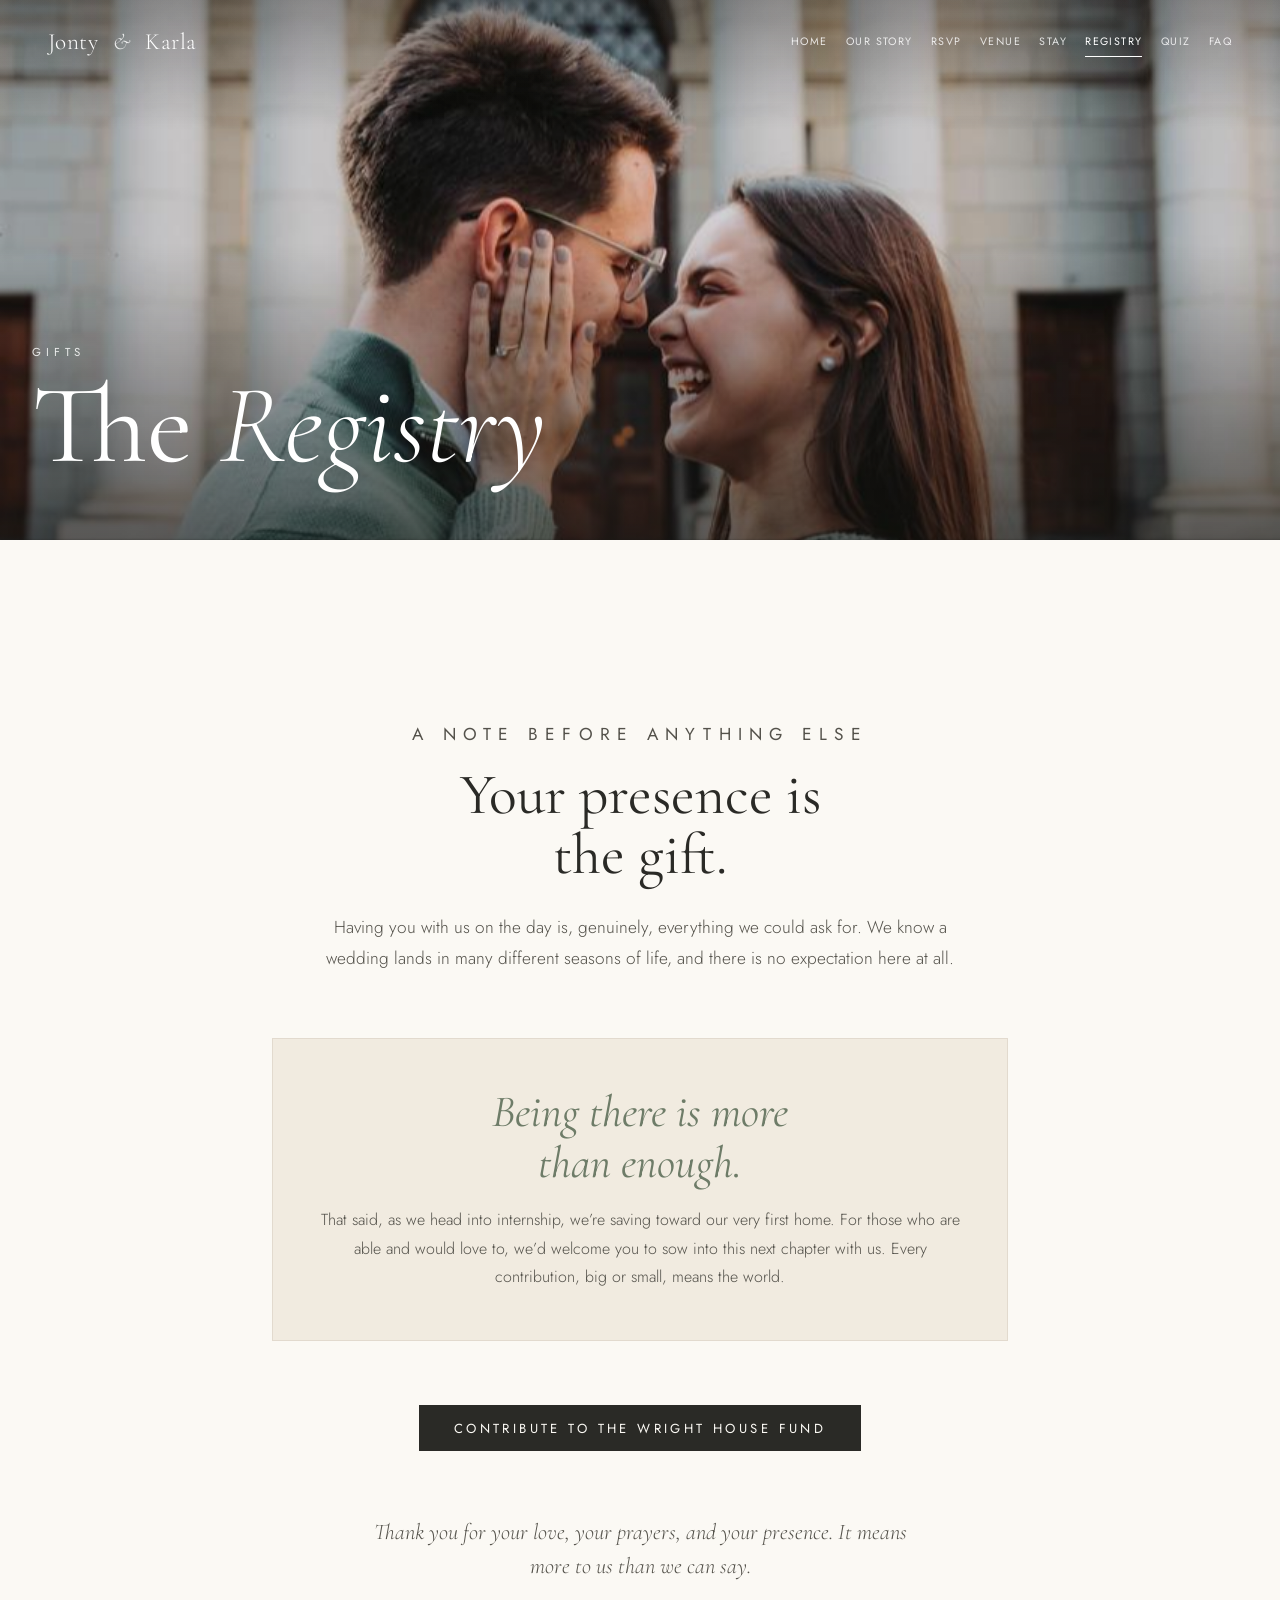
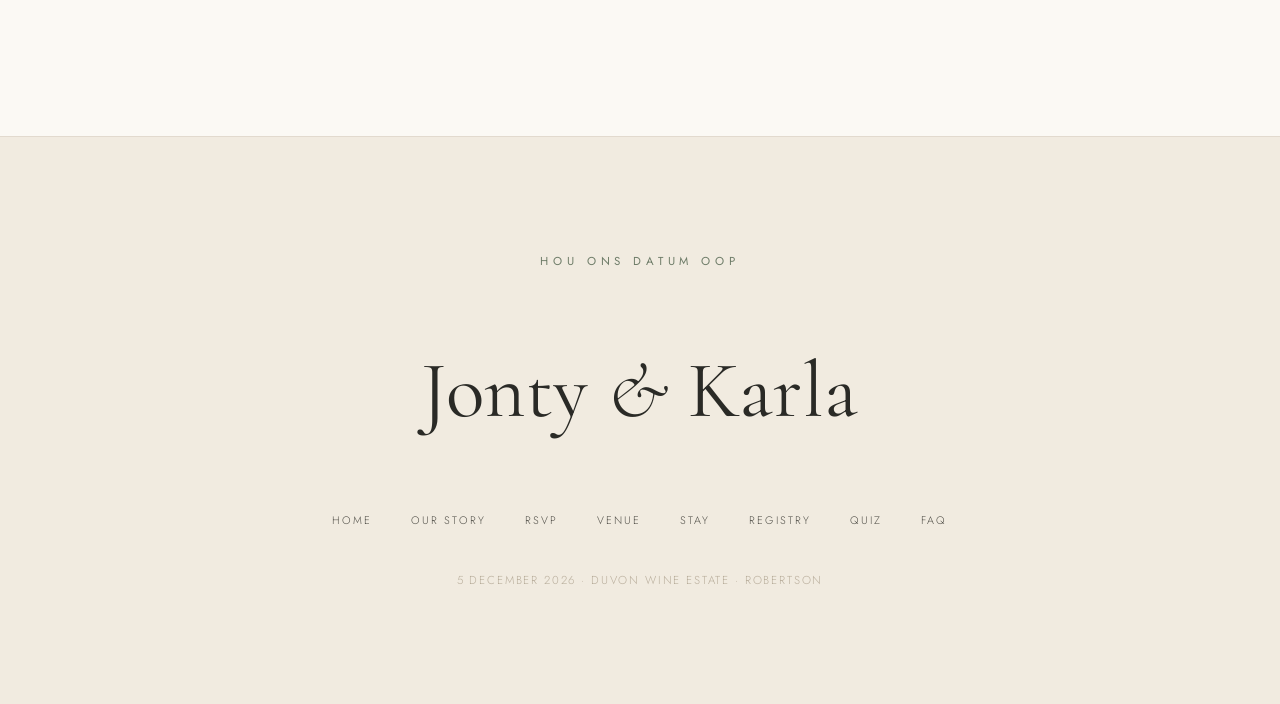
<file: registry.html>
<!DOCTYPE html>
<html lang="en">
<head>
<meta charset="UTF-8" />
<meta name="viewport" content="width=device-width, initial-scale=1.0" />
<title>Gift Registry · Jonty &amp; Karla</title>
<link rel="preconnect" href="https://fonts.googleapis.com" />
<link rel="preconnect" href="https://fonts.gstatic.com" crossorigin />
<link rel="stylesheet" href="assets/site.css" />
<style>
/* intro */
.reg-intro{text-align:center;}
.reg-intro h2{font-family:var(--display);font-weight:400;font-size:clamp(2.2rem,5vw,3.6rem);line-height:1.04;margin:1rem 0 0;}
.reg-intro p{max-width:42rem;margin:1.6rem auto 0;color:var(--charcoal-soft);font-size:1.08rem;line-height:1.8;}

/* presence highlight */
.presence{
  max-width:46rem;margin:clamp(2.5rem,5vw,4rem) auto 0;text-align:center;
  padding:clamp(2rem,4vw,3rem) clamp(1.4rem,3vw,2.4rem);
  background:var(--ivory);border:1px solid var(--line);
}
.presence h3{
  font-family:var(--display);font-weight:400;font-style:italic;
  font-size:clamp(1.8rem,4vw,2.8rem);line-height:1.15;color:var(--sage-deep);margin:0 0 1rem;
}
.presence p{margin:0;color:var(--charcoal-soft);font-size:1rem;line-height:1.8;}

/* contribute disclosure */
.give{text-align:center;margin-top:clamp(2.5rem,5vw,4rem);}
.give>summary{display:inline-flex;align-items:center;justify-content:center;list-style:none;cursor:pointer;}
.give>summary::-webkit-details-marker{display:none;}
.give>summary::after{content:"";display:inline-block;width:.46em;height:.46em;margin-left:.2em;border-right:1.5px solid currentColor;border-bottom:1.5px solid currentColor;transform:rotate(45deg) translateY(-.12em);transition:transform .35s var(--ease);}
.give[open]>summary::after{transform:rotate(-135deg) translateY(.06em);}
.give__body{margin-top:clamp(2.6rem,5vw,3.6rem);animation:gmFade .5s var(--ease) both;}
.give__guide{max-width:40rem;margin:0 auto;color:var(--charcoal-soft);font-size:1.02rem;line-height:1.85;}
.give .rooms{margin-top:clamp(2.2rem,4vw,3.2rem);}

/* room grid */
.rooms{
  display:grid;grid-template-columns:repeat(3,1fr);
  gap:clamp(.9rem,1.8vw,1.4rem);
  margin-top:clamp(2.5rem,5vw,4rem);
}
.room{
  display:flex;flex-direction:column;
  padding:clamp(1.6rem,3vw,2.3rem);
  background:var(--warm-white);border:1px solid var(--line);
}
.room__num{font-family:var(--display);font-style:italic;color:var(--stone-deep);font-size:clamp(1.9rem,3.6vw,2.6rem);line-height:.9;display:block;margin-bottom:.5rem;}
.room__name{font-family:var(--display);font-weight:400;font-size:clamp(1.4rem,2.4vw,1.85rem);line-height:1.05;margin:0 0 .7rem;}
.room__desc{font-size:.92rem;color:var(--charcoal-soft);line-height:1.7;margin:0 0 1.2rem;flex:1;}
.room__amt{font-family:var(--display);font-weight:400;font-size:clamp(1.3rem,2vw,1.7rem);color:var(--sage-deep);letter-spacing:.01em;margin-bottom:1.1rem;}
.room__give{align-self:flex-start;}
@media (max-width:820px){.rooms{grid-template-columns:repeat(2,1fr);}}
@media (max-width:540px){.rooms{grid-template-columns:1fr;}}

/* bank block (used inside modal) */
.bank{background:var(--warm-white);border:1px solid var(--line);padding:clamp(1.4rem,3vw,2rem);}
.bank__title{text-align:center;margin-bottom:1rem;}
.brow{display:flex;align-items:center;justify-content:space-between;gap:1rem;padding:.55rem 0;border-bottom:1px solid var(--line);}
.brow:last-of-type{border-bottom:0;}
.brow__k{font-family:var(--sans);text-transform:uppercase;letter-spacing:.16em;font-size:.6rem;color:var(--charcoal-soft);flex:none;}
.brow__v{font-family:var(--display);font-size:1.12rem;color:var(--charcoal);text-align:right;line-height:1.2;letter-spacing:.01em;}
.brow__v.mono{font-variant-numeric:tabular-nums;letter-spacing:.04em;}
.bankall{display:flex;justify-content:center;margin-top:1.2rem;}

/* contribute modal */
.gmodal{position:fixed;inset:0;z-index:90;display:flex;align-items:center;justify-content:center;padding:1.2rem;}
.gmodal[hidden]{display:none;}
.gmodal__backdrop{position:absolute;inset:0;background:rgba(22,21,18,.55);backdrop-filter:blur(3px);animation:gmFade .35s var(--ease) both;}
.gmodal__card{
  position:relative;z-index:1;width:min(100%,34rem);max-height:90svh;overflow-y:auto;
  background:var(--page-bg);border:1px solid var(--line);
  padding:clamp(1.8rem,4vw,2.8rem);text-align:center;
  box-shadow:0 30px 80px -30px rgba(22,21,18,.5);
  animation:gmRise .45s var(--ease) both;
}
@keyframes gmFade{from{opacity:0;}to{opacity:1;}}
@keyframes gmRise{from{opacity:0;transform:translateY(18px);}to{opacity:1;transform:none;}}
.gmodal__x{
  position:absolute;top:1rem;right:1rem;width:34px;height:34px;border:1px solid var(--line);
  background:transparent;border-radius:50%;cursor:pointer;color:var(--charcoal-soft);
  font-size:1.1rem;line-height:1;display:flex;align-items:center;justify-content:center;transition:all .3s var(--ease);
}
.gmodal__x:hover{background:var(--ivory);color:var(--charcoal);}
.gmodal__title{font-family:var(--display);font-weight:400;font-size:clamp(1.8rem,4vw,2.4rem);line-height:1.05;margin:.4rem 0 0;}
.gmodal__room{font-family:var(--display);font-style:italic;color:var(--sage-deep);}
.gmodal__msg{max-width:28rem;margin:1.1rem auto 1.8rem;color:var(--charcoal-soft);font-size:.98rem;line-height:1.8;}
</style>
</head>
<body data-page="registry">
<div id="site-nav"></div>

<section class="phero" style="min-height:60svh;" data-screen-label="Registry — Hero">
  <img src="assets/photos/columns-laugh.jpg" alt="Jonty and Karla laughing together" style="object-position:center 42%;" />
  <div class="phero__scrim"></div>
  <div class="phero__inner">
    <p class="eyebrow" style="color:rgba(255,255,255,.85);">Gifts</p>
    <h1>The <span class="it">Registry</span></h1>
  </div>
</section>

<section class="section" data-screen-label="Registry — House Fund">
  <div class="wrap--narrow reg-intro reveal">
    <p class="eyebrow eyebrow--sage">A note before anything else</p>
    <h2>Your presence is<br />the gift.</h2>
    <p>Having you with us on the day is, genuinely, everything we could ask for. We know a wedding
      lands in many different seasons of life, and there is no expectation here at all.</p>

    <div class="presence">
      <h3>Being there is more<br />than enough.</h3>
      <p>That said, as we head into internship, we&rsquo;re saving toward our very first home.
        For those who are able and would love to, we&rsquo;d welcome you to sow into this next
        chapter with us. Every contribution, big or small, means the world.</p>
    </div>
  </div>

  <div class="wrap reveal" style="text-align:center;margin-top:clamp(2.5rem,5vw,4rem);">
    <button class="btn" data-give="" style="padding:.95em 2.6em;font-size:.82rem;letter-spacing:.26em;">Contribute to the Wright House Fund</button>
  </div>

  <div class="wrap">
    <p class="reveal" style="text-align:center;max-width:34rem;margin:clamp(2.5rem,5vw,4rem) auto 0;font-family:var(--display);font-style:italic;font-size:1.4rem;color:var(--charcoal-soft);line-height:1.5;">
      Thank you for your love, your prayers, and your presence. It means more to us than we can say.
    </p>
  </div>
</section>

<!-- CONTRIBUTE MODAL -->
<div class="gmodal" id="giveModal" hidden>
  <div class="gmodal__backdrop" data-close></div>
  <div class="gmodal__card" role="dialog" aria-modal="true" aria-labelledby="gmTitle">
    <button class="gmodal__x" data-close aria-label="Close">&times;</button>
    <p class="eyebrow eyebrow--sage">With our whole hearts</p>
    <h3 class="gmodal__title" id="gmTitle">Thank you<span data-room-suffix></span></h3>
    <p class="gmodal__msg">Whatever you&rsquo;re
      able to give, it goes straight into making our first home a place of warmth and welcome.
      Pop your name in the reference so we can thank you properly.</p>
    <div class="bank">
      <div class="brow"><span class="brow__k">Account holder</span><span class="brow__v">Karla Nadia de Jager</span></div>
      <div class="brow"><span class="brow__k">Bank</span><span class="brow__v">Discovery Bank</span></div>
      <div class="brow"><span class="brow__k">Account type</span><span class="brow__v">Savings Account</span></div>
      <div class="brow"><span class="brow__k">Account number</span><span class="brow__v mono">14061087597</span></div>
      <div class="brow"><span class="brow__k">Branch code</span><span class="brow__v mono">679000</span></div>
      <div class="brow"><span class="brow__k">BIC / SWIFT</span><span class="brow__v mono">DISCZAJJXXX</span></div>
      <div class="brow"><span class="brow__k">Reference</span><span class="brow__v" data-ref>Your name</span></div>
      <div class="bankall">
        <button class="btn" data-copy="Account holder: Karla Nadia de Jager&#10;Bank: Discovery Bank&#10;Account type: Savings Account&#10;Account number: 14061087597&#10;Branch code: 679000&#10;BIC/SWIFT: DISCZAJJXXX&#10;Reference: Your name">Copy all details</button>
      </div>
    </div>
  </div>
</div>

<script>
(function(){
  var modal = document.getElementById('giveModal');
  if(!modal) return;
  var suffix = modal.querySelector('[data-room-suffix]');
  var refEl = modal.querySelector('[data-ref]');
  var copyBtn = modal.querySelector('[data-copy]');
  var baseCopy = copyBtn ? copyBtn.getAttribute('data-copy') : '';
  function open(room){
    if(room){
      suffix.textContent = ', toward ' + room;
      refEl.textContent = 'Your name \u00b7 ' + room;
      if(copyBtn) copyBtn.setAttribute('data-copy', baseCopy.replace('Reference: Your name', 'Reference: Your name \u00b7 ' + room));
    } else {
      suffix.textContent = '';
      refEl.textContent = 'Your name';
      if(copyBtn) copyBtn.setAttribute('data-copy', baseCopy);
    }
    modal.hidden = false;
    document.body.style.overflow = 'hidden';
  }
  function close(){ modal.hidden = true; document.body.style.overflow = ''; }
  document.querySelectorAll('[data-give]').forEach(function(b){
    b.addEventListener('click', function(){ open(b.getAttribute('data-give')); });
  });
  modal.querySelectorAll('[data-close]').forEach(function(el){ el.addEventListener('click', close); });
  document.addEventListener('keydown', function(e){ if(e.key === 'Escape' && !modal.hidden) close(); });
})();
</script>

<div id="site-foot"></div>

<script src="assets/chrome.js"></script>
<script src="assets/site.js"></script>
</body>
</html>
</file>
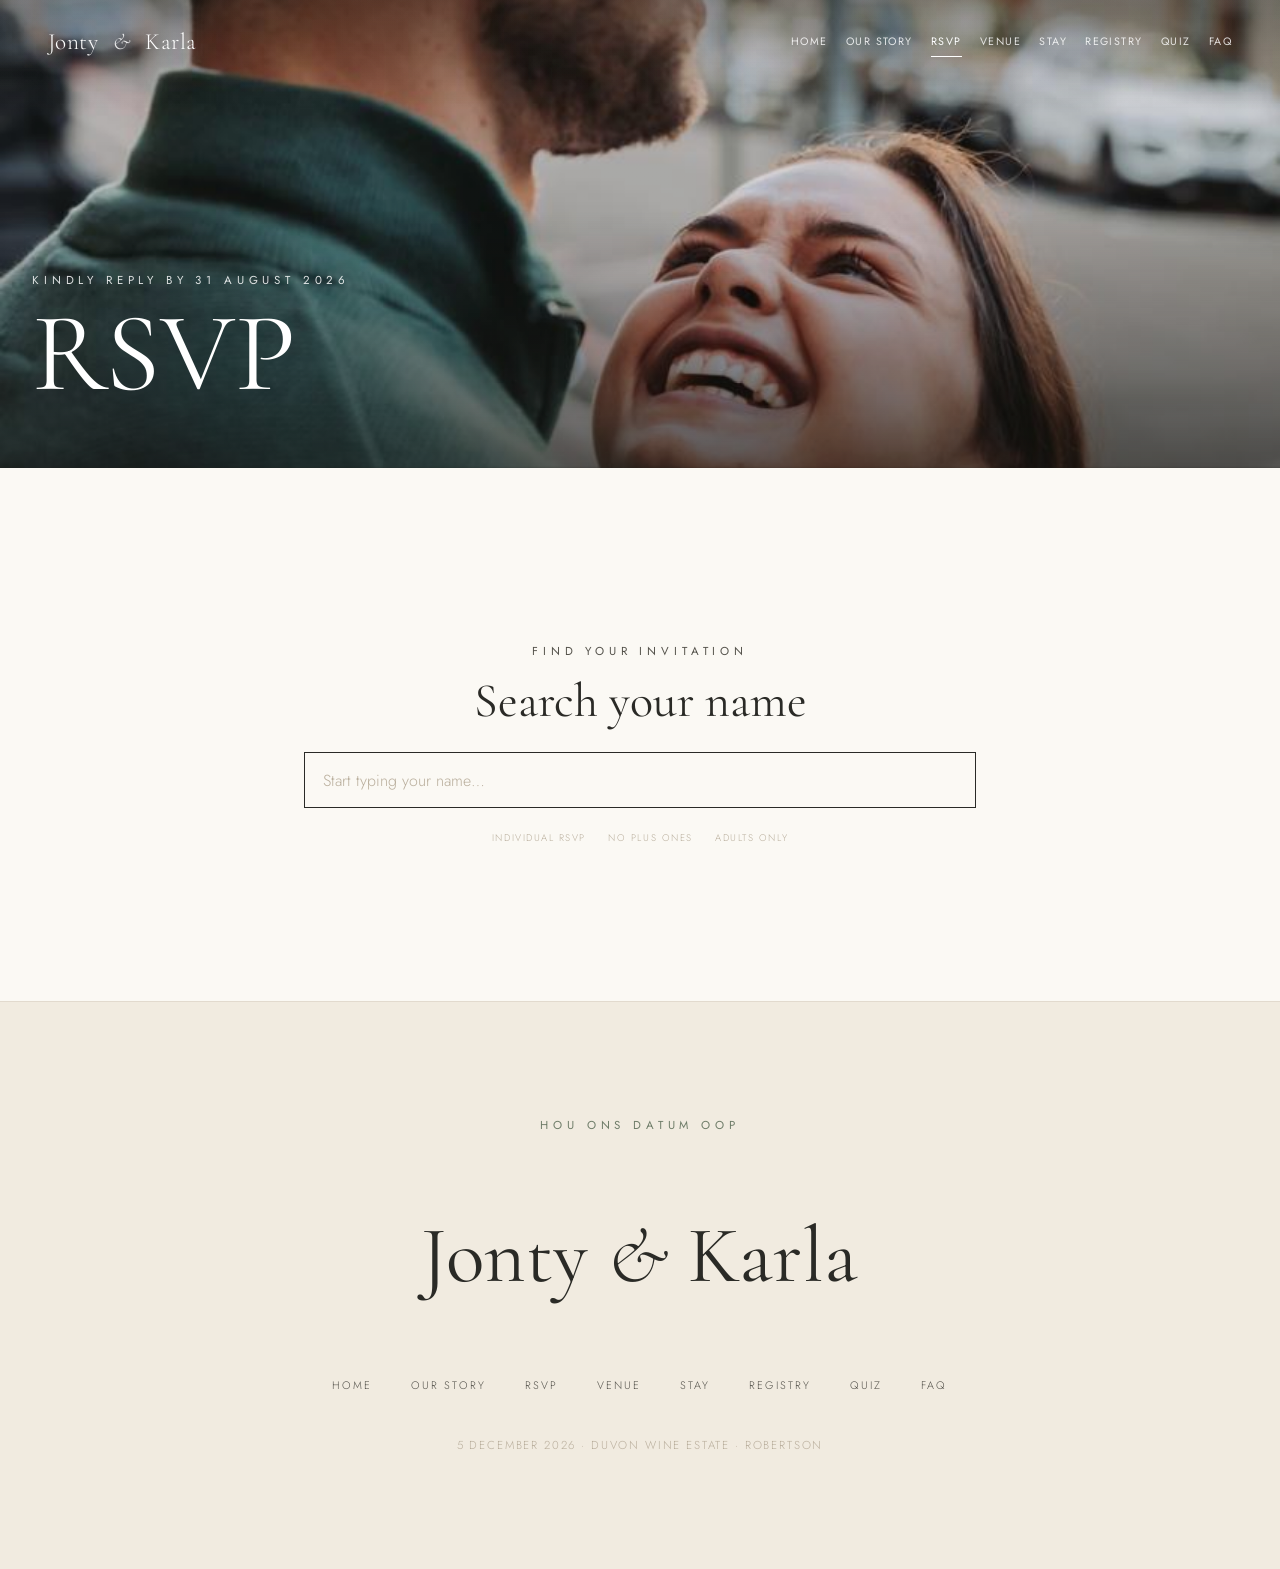
<file: rsvp.html>
<!DOCTYPE html>
<html lang="en">
<head>
<meta charset="UTF-8" />
<meta name="viewport" content="width=device-width, initial-scale=1.0" />
<title>RSVP · Jonty &amp; Karla</title>
<link rel="preconnect" href="https://fonts.googleapis.com" />
<link rel="preconnect" href="https://fonts.gstatic.com" crossorigin />
<link rel="stylesheet" href="assets/site.css" />
<style>
.rsvp-wrap{max-width:42rem;margin-inline:auto;}
.note-strip{display:flex;gap:1.4rem;flex-wrap:wrap;justify-content:center;margin-top:1.4rem;}
.note-strip span{font-family:var(--sans);text-transform:uppercase;letter-spacing:.16em;font-size:.6rem;color:var(--stone-deep);}
.results{display:flex;flex-direction:column;gap:.5rem;margin-top:1.2rem;}
.result{display:flex;align-items:center;justify-content:space-between;gap:1rem;text-align:left;
  background:var(--warm-white);border:1px solid var(--line);padding:1rem 1.3rem;cursor:pointer;
  font-family:var(--display);font-size:1.3rem;color:var(--charcoal);transition:.3s var(--ease);width:100%;}
.result:hover{border-color:var(--charcoal);transform:translateX(3px);}
.result small{font-family:var(--sans);text-transform:uppercase;letter-spacing:.18em;font-size:.58rem;color:var(--sage-deep);}
.result.done-tag small{color:var(--stone-deep);}
.empty{text-align:center;color:var(--stone-deep);font-style:italic;font-family:var(--display);font-size:1.2rem;margin-top:1.2rem;}
.songrow{display:flex;align-items:center;gap:.8rem;}
.songrow .n{font-family:var(--display);font-style:italic;color:var(--sage-deep);width:1.4rem;flex:none;text-align:center;}
.banner{background:var(--ivory);border:1px solid var(--line);padding:1rem 1.3rem;margin-bottom:1.6rem;
  font-size:.92rem;color:var(--charcoal-soft);text-align:center;}
.confirm{text-align:center;}
.confirm .seal{font-family:var(--display);font-style:italic;color:var(--sage);font-size:4rem;line-height:0;display:block;height:.5em;}
.confirm h2{font-family:var(--display);font-weight:400;font-size:clamp(2.2rem,5vw,3.4rem);margin:1.4rem 0 .6rem;line-height:1.05;}
.summary{text-align:left;background:var(--warm-white);border:1px solid var(--line);padding:1.6rem;margin:2rem 0;}
.summary .row{display:flex;justify-content:space-between;gap:1rem;padding:.6rem 0;border-bottom:1px solid var(--line);}
.summary .row:last-child{border-bottom:0;}
.summary .k{font-family:var(--sans);text-transform:uppercase;letter-spacing:.16em;font-size:.6rem;color:var(--charcoal-soft);}
.summary .v{color:var(--charcoal);text-align:right;}
.linklike{background:none;border:0;color:var(--charcoal-soft);text-decoration:underline;cursor:pointer;
  font-family:var(--sans);font-size:.85rem;letter-spacing:.04em;padding:0;}
.linklike:hover{color:var(--charcoal);}
.backlink{background:none;border:0;cursor:pointer;font-family:var(--sans);text-transform:uppercase;
  letter-spacing:.2em;font-size:.62rem;color:var(--charcoal-soft);margin-bottom:1.4rem;padding:0;display:block;}
.backlink:hover{color:var(--charcoal);}
</style>
</head>
<body data-page="rsvp">
<div id="site-nav"></div>

<section class="phero" style="min-height:52svh;" data-screen-label="RSVP — Hero">
  <img src="assets/photos/laughing-up.jpg" alt="Jonty and Karla laughing together" style="object-position:center 40%;" />
  <div class="phero__scrim"></div>
  <div class="phero__inner">
    <p class="eyebrow" style="color:rgba(255,255,255,.85);">Kindly reply by 31 August 2026</p>
    <h1>RSVP</h1>
  </div>
</section>

<section class="section">
  <div class="wrap rsvp-wrap">
    <div id="rsvp-app"></div>
  </div>
</section>

<div id="site-foot"></div>

<script src="assets/guests.js"></script>
<script src="assets/config.js"></script>
<script src="assets/chrome.js"></script>
<script src="assets/site.js"></script>

<script>
(function(){
  const STORE_KEY = "kj_rsvps";
  const WEBHOOK   = window.KJ_SHEETS_WEBHOOK || "";
  const guests    = window.KJ_GUESTS || [];
  const app       = document.getElementById("rsvp-app");

  /* --- storage helpers --- */
  function loadStore(){ try{ return JSON.parse(localStorage.getItem(STORE_KEY)||"{}"); }catch(e){ return {}; } }
  function saveStore(o){ localStorage.setItem(STORE_KEY, JSON.stringify(o)); }
  function pushToSheet(payload){
    if(!WEBHOOK) return;
    try{ fetch(WEBHOOK,{method:"POST",mode:"no-cors",headers:{"Content-Type":"text/plain;charset=utf-8"},
      body:JSON.stringify(Object.assign({type:"rsvp"},payload))}); }catch(e){}
  }

  /* --- state --- */
  const s = {
    phase:"search", // search | form | confirm
    query:"", selected:null, existing:false,
    attending:null, dietary:"", songs:["","",""], note:"",
    store: loadStore()
  };

  /* --- render helpers --- */
  function h(tag, attrs, ...children){
    const el = document.createElement(tag);
    Object.entries(attrs||{}).forEach(([k,v])=>{
      if(k==="class") el.className=v;
      else if(k==="style") el.style.cssText=v;
      else if(k==="data") Object.entries(v).forEach(([dk,dv])=>el.dataset[dk]=dv);
      else el.setAttribute(k,v);
    });
    children.forEach(c=>{
      if(c==null||c===false) return;
      el.append(typeof c==="string" ? document.createTextNode(c) : c);
    });
    return el;
  }

  function rankMatch(name, q){
    const n = name.toLowerCase();
    if(n.startsWith(q)) return 0;
    if(n.split(/\s+/).some(w=>w.startsWith(q))) return 1;
    if(n.includes(q)) return 2;
    return -1;
  }

  /* --- phases --- */
  function renderSearch(){
    const wrap = h("div");
    const shead = h("div",{class:"shead",style:"margin-bottom:1.6rem;"});
    shead.append(
      h("p",{class:"eyebrow eyebrow--sage"},"Find your invitation"),
      h("h2",{style:"font-size:clamp(2rem,4.5vw,3rem);"},"Search your name")
    );
    const field = h("div",{class:"field"});
    const input = h("input",{class:"input",placeholder:"Start typing your name…",autocomplete:"name",autofocus:""});
    input.value = s.query;
    field.append(input);
    const noteStrip = h("div",{class:"note-strip"});
    ["Individual RSVP","No plus ones","Adults only"].forEach(t=>noteStrip.append(h("span",{},t)));
    const resultsWrap = h("div",{id:"results-container"});

    wrap.append(shead, field, noteStrip, resultsWrap);

    function updateResults(){
      resultsWrap.innerHTML="";
      const q = s.query.trim().toLowerCase();
      if(!q) return;
      const matches = guests
        .map(g=>({g,r:rankMatch(g,q)}))
        .filter(x=>x.r>=0)
        .sort((a,b)=>a.r-b.r||a.g.localeCompare(b.g))
        .map(x=>x.g)
        .slice(0,8);
      if(matches.length>0){
        const list = h("div",{class:"results"});
        matches.forEach((name,idx)=>{
          const done = !!s.store[name];
          const btn = h("button",{class:"result"+(done?" done-tag":"")});
          btn.append(h("span",{},name), h("small",{},done?"Replied · edit":"This is me →"));
          btn.addEventListener("click",()=>pickGuest(name));
          list.append(btn);
        });
        resultsWrap.append(list);
      } else {
        resultsWrap.append(h("p",{class:"empty"},"We can’t find that name. Try a different spelling, or reach out to us directly."));
      }
    }

    input.addEventListener("input",()=>{ s.query=input.value; updateResults(); });
    updateResults();
    return wrap;
  }

  function renderForm(){
    const wrap = h("div");
    const back = h("button",{class:"backlink"},"← Search a different name");
    back.addEventListener("click",()=>{ s.phase="search"; s.selected=null; render(); });
    wrap.append(back);

    if(s.existing){
      wrap.append(h("div",{class:"banner"},"You’ve already replied. You can update your RSVP below."));
    }

    wrap.append(
      h("p",{class:"eyebrow eyebrow--sage"},"Hello"),
      h("h2",{class:"display",style:"font-size:clamp(2rem,4.5vw,3rem);margin:.6rem 0 1.8rem;"},s.selected)
    );

    /* attending choice */
    const choiceField = h("div",{class:"field",style:"margin-bottom:1.8rem;"});
    choiceField.append(h("label",{},"Will you be joining us?"));
    const choice = h("div",{class:"choice"});
    const acceptBtn = h("button",{},"Joyfully Accept");
    const declineBtn = h("button",{class:"decline"},"Regretfully Decline");
    acceptBtn.dataset.on = s.attending==="yes";
    declineBtn.dataset.on = s.attending==="no";
    acceptBtn.addEventListener("click",()=>{ s.attending="yes"; acceptBtn.dataset.on="true"; declineBtn.dataset.on="false"; toggleExtra(); });
    declineBtn.addEventListener("click",()=>{ s.attending="no"; acceptBtn.dataset.on="false"; declineBtn.dataset.on="true"; toggleExtra(); });
    choice.append(acceptBtn, declineBtn);
    choiceField.append(choice);
    wrap.append(choiceField);

    /* extra fields container */
    const extra = h("div",{id:"extra-fields",style:"display:flex;flex-direction:column;gap:1.6rem;"});
    wrap.append(extra);

    function toggleExtra(){
      extra.innerHTML="";
      if(s.attending==="yes"){
        const df = h("div",{class:"field"});
        df.append(h("label",{},"Dietary requirements"));
        const ta = h("textarea",{class:"input",placeholder:"Allergies, vegetarian, halaal, or none"});
        ta.value = s.dietary;
        ta.addEventListener("input",()=>{ s.dietary=ta.value; });
        df.append(ta);

        const sf = h("div",{class:"field"});
        sf.append(h("label",{},"Three songs you promise to dance to"));
        const note = h("p",{style:"margin:-.1rem 0 .2rem;font-family:var(--display);font-style:italic;font-size:1.05rem;color:var(--sage-deep);line-height:1.5;"},
          "We are keeping the dance floor full. Pick three songs and, by writing them here, you solemnly promise Jonty & Karla that when they play, you will be up and dancing. No excuses.");
        const songList = h("div",{style:"display:flex;flex-direction:column;gap:.7rem;"});
        [0,1,2].forEach(i=>{
          const row = h("div",{class:"songrow"});
          row.append(h("span",{class:"n"},String(i+1)));
          const inp = h("input",{class:"input",placeholder:"Song & artist"});
          inp.value = s.songs[i];
          inp.addEventListener("input",()=>{ s.songs[i]=inp.value; });
          row.append(inp);
          songList.append(row);
        });
        sf.append(note, songList);
        extra.append(df, sf);
      } else if(s.attending==="no"){
        const nf = h("div",{class:"field"});
        nf.append(h("label",{},"A note for us (optional)"));
        const ta = h("textarea",{class:"input",placeholder:"We’ll miss you. Leave us a message if you like."});
        ta.value = s.note;
        ta.addEventListener("input",()=>{ s.note=ta.value; });
        nf.append(ta);
        extra.append(nf);
      }
      updateSubmit();
    }

    /* submit row */
    const submitRow = h("div",{id:"submit-row",style:"margin-top:2rem;display:flex;align-items:center;gap:1.2rem;flex-wrap:wrap;"});
    wrap.append(submitRow);

    function updateSubmit(){
      submitRow.innerHTML="";
      const opacity = s.attending ? 1 : 0.4;
      const cursor  = s.attending ? "pointer" : "not-allowed";
      const submitBtn = h("button",{class:"btn",style:"opacity:"+opacity+";cursor:"+cursor+";"},
        s.existing ? "Update RSVP" : "Send RSVP");
      submitBtn.disabled = !s.attending;
      submitBtn.addEventListener("click",()=>{
        if(!s.attending) return;
        const rec = {
          attending: s.attending,
          dietary: s.dietary.trim(),
          songs: s.songs.map(x=>x.trim()).filter(Boolean),
          note: s.note.trim(),
          ts: Date.now()
        };
        const next = Object.assign({}, s.store, {[s.selected]: rec});
        saveStore(next); s.store = next;
        pushToSheet(Object.assign({name:s.selected}, rec));
        s.phase = "confirm";
        render();
        window.scrollTo({top:0,behavior:"smooth"});
      });
      submitRow.append(submitBtn, h("span",{style:"font-size:.78rem;letter-spacing:.04em;color:var(--stone-deep);"},"One reply per guest"));
    }

    toggleExtra();
    return wrap;
  }

  function renderConfirm(){
    const accepted = s.attending==="yes";
    const wrap = h("div",{class:"confirm"});
    wrap.append(
      h("span",{class:"seal","aria-hidden":"true"},"&"),
      h("p",{class:"eyebrow eyebrow--sage",style:"margin-top:1rem;"},accepted?"We can’t wait":"We’ll miss you"),
      h("h2",{},"Thank you, "+s.selected+"."),
      h("p",{style:"max-width:30rem;margin:0 auto;color:var(--charcoal-soft);"},
        accepted
          ? "Your RSVP is in. We are so glad you’ll be celebrating with us in the Robertson valley."
          : "Thank you for letting us know. You will be dearly missed, but we understand and hold you close.")
    );

    const summary = h("div",{class:"summary"});
    function row(k,v){ const r=h("div",{class:"row"}); r.append(h("span",{class:"k"},k),h("span",{class:"v"},v)); summary.append(r); }
    row("Guest", s.selected);
    row("Attending", accepted?"Joyfully accepts":"Regretfully declines");
    if(accepted && s.dietary.trim()) row("Dietary", s.dietary.trim());
    const songs = s.songs.filter(x=>x.trim());
    if(accepted && songs.length>0) row("Songs", songs.join(", "));
    wrap.append(summary);

    const editBtn = h("button",{class:"linklike"},"Edit this RSVP");
    editBtn.addEventListener("click",()=>{ s.phase="form"; render(); });
    const anotherBtn = h("button",{class:"linklike"},"RSVP for someone else");
    anotherBtn.addEventListener("click",()=>{ s.phase="search"; s.selected=null; s.query=""; s.attending=null; s.dietary=""; s.songs=["","",""]; s.note=""; render(); });

    wrap.append(editBtn, h("span",{style:"margin:0 .8rem;color:var(--stone-deep);"}, "·"), anotherBtn);
    return wrap;
  }

  function render(){
    app.innerHTML="";
    if(s.phase==="search")  app.append(renderSearch());
    else if(s.phase==="form") app.append(renderForm());
    else if(s.phase==="confirm") app.append(renderConfirm());
  }

  function pickGuest(name){
    s.selected = name;
    const rec = s.store[name];
    if(rec){
      s.existing = true;
      s.attending = rec.attending;
      s.dietary   = rec.dietary || "";
      s.songs     = rec.songs && rec.songs.length===3 ? rec.songs : ["","",""];
      s.note      = rec.note || "";
    } else {
      s.existing = false;
      s.attending = null; s.dietary = ""; s.songs = ["","",""]; s.note = "";
    }
    s.phase = "form";
    render();
    window.scrollTo({top:0,behavior:"smooth"});
  }

  render();
})();
</script>

</body>
</html>
</file>
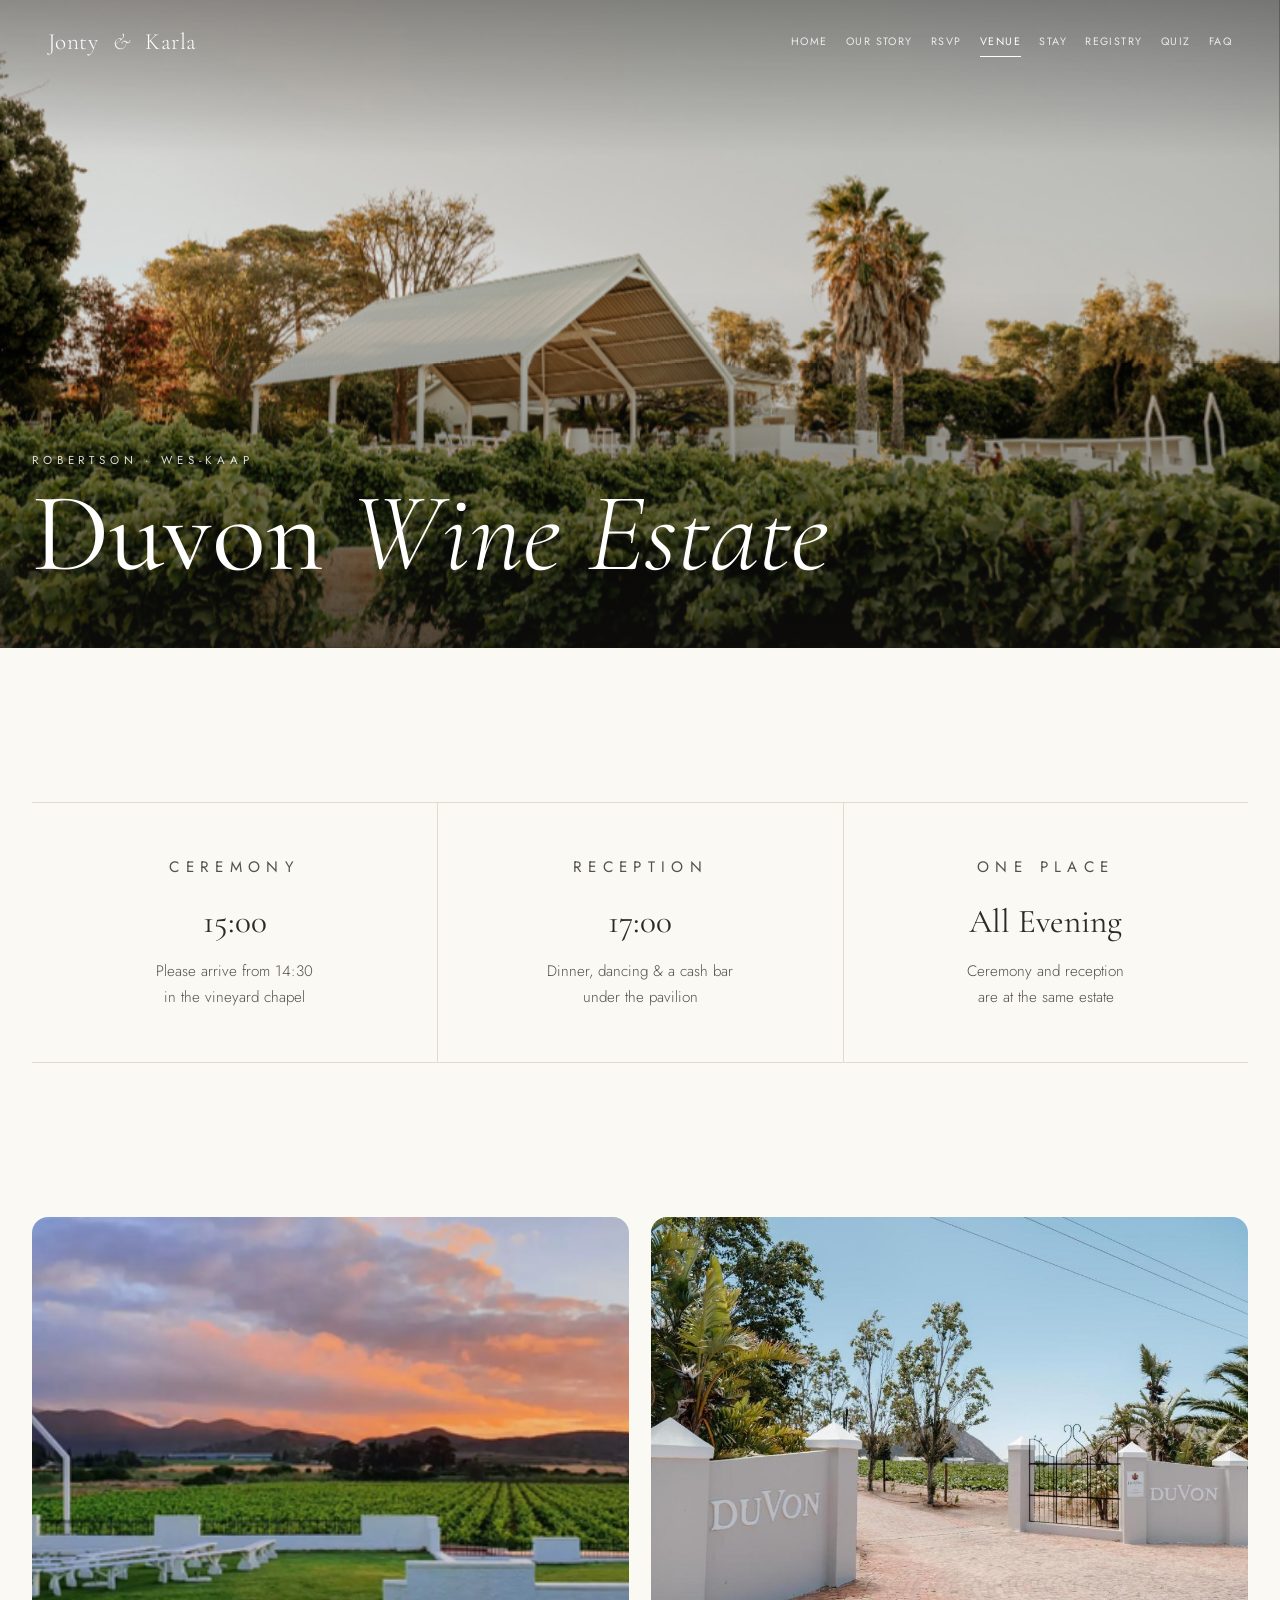
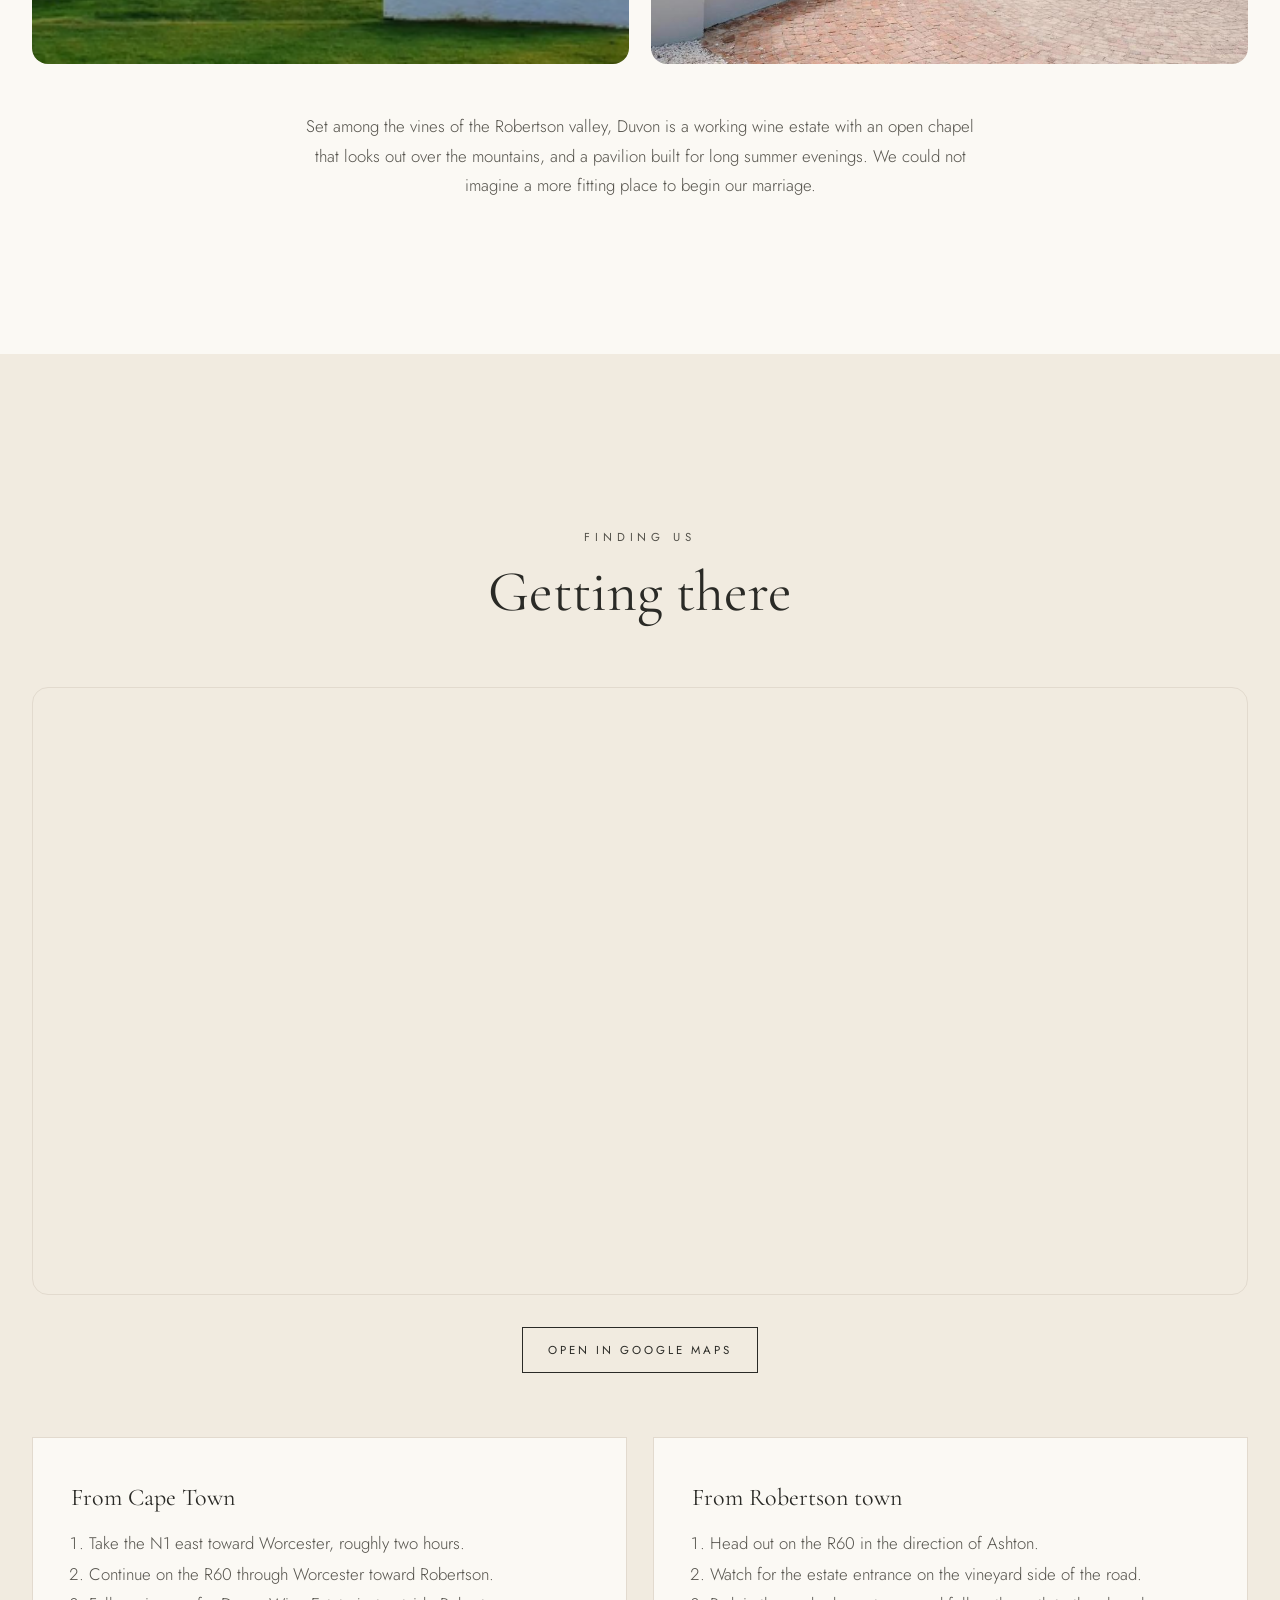
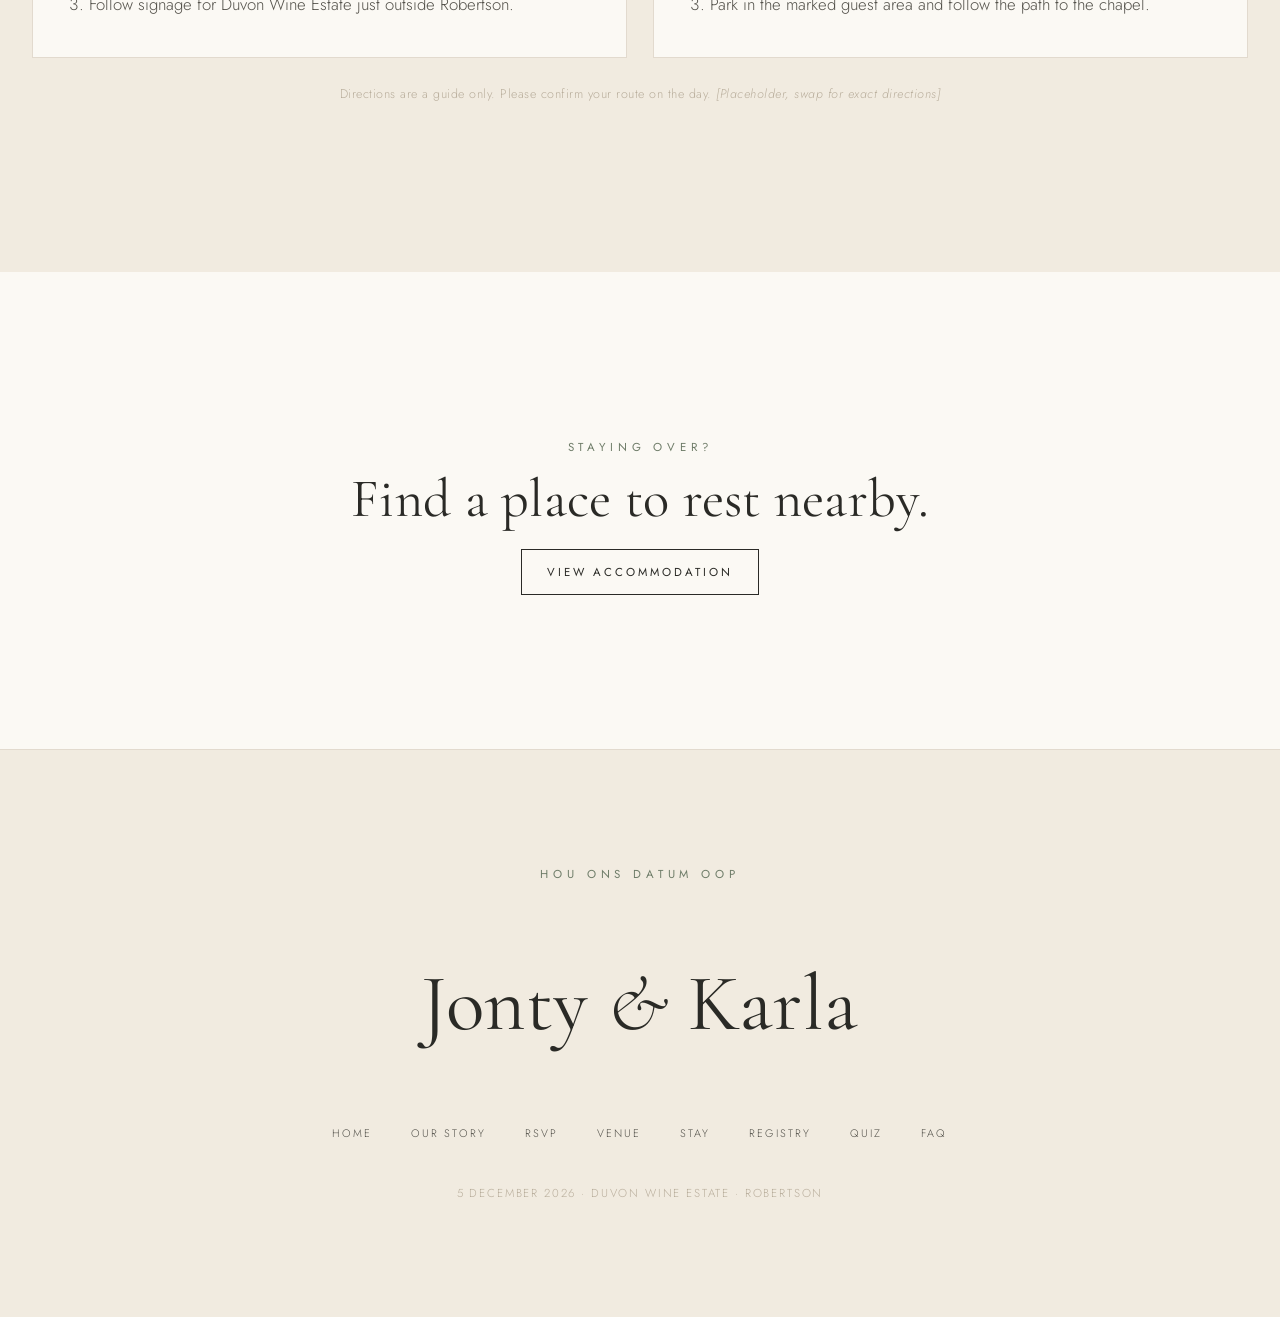
<file: venue.html>
<!DOCTYPE html>
<html lang="en">
<head>
<meta charset="UTF-8" />
<meta name="viewport" content="width=device-width, initial-scale=1.0" />
<title>Venue · Jonty &amp; Karla</title>
<link rel="preconnect" href="https://fonts.googleapis.com" />
<link rel="preconnect" href="https://fonts.gstatic.com" crossorigin />
<link rel="stylesheet" href="assets/site.css" />
<style>
.vmeta{display:grid;grid-template-columns:repeat(3,1fr);border-top:1px solid var(--line);border-bottom:1px solid var(--line);}
.vmeta__c{padding:clamp(2rem,4vw,3.4rem) 1.6rem;text-align:center;}
.vmeta__c + .vmeta__c{border-left:1px solid var(--line);}
.vmeta__c h3{font-family:var(--display);font-weight:400;font-size:clamp(1.6rem,2.6vw,2.2rem);margin:.8rem 0 .4rem;}
.vmeta__c p{margin:0;color:var(--charcoal-soft);font-size:.95rem;}
@media (max-width:760px){.vmeta{grid-template-columns:1fr;}.vmeta__c + .vmeta__c{border-left:0;border-top:1px solid var(--line);}}
.vsplit{display:grid;grid-template-columns:1fr 1fr;gap:clamp(1rem,2vw,1.4rem);}
.vsplit figure{margin:0;overflow:hidden;border-radius:16px;}
.vsplit img{width:100%;height:100%;object-fit:cover;aspect-ratio:4/3;}
@media (max-width:760px){.vsplit{grid-template-columns:1fr;}}
.mapwrap{border-radius:16px;overflow:hidden;border:1px solid var(--line);aspect-ratio:16/8;background:var(--ivory);}
.mapwrap iframe{width:100%;height:100%;border:0;display:block;filter:saturate(.9) contrast(1.02);}
.dirs{display:grid;grid-template-columns:repeat(2,1fr);gap:clamp(1rem,2vw,1.6rem);}
@media (max-width:760px){.dirs{grid-template-columns:1fr;}.mapwrap{aspect-ratio:4/3;}}
.dirs h3{font-family:var(--display);font-weight:400;font-size:1.5rem;margin:0 0 .6rem;}
.dirs ol{margin:0;padding-left:1.1rem;color:var(--charcoal-soft);line-height:1.8;}
</style>
</head>
<body data-page="venue">
<div id="site-nav"></div>

<section class="phero" data-screen-label="Venue — Hero">
  <img src="assets/photos/venue-chapel.jpg" alt="The vineyards and pavilion at Duvon Wine Estate" style="object-position:center 60%;" />
  <div class="phero__scrim"></div>
  <div class="phero__inner">
    <p class="eyebrow" style="color:rgba(255,255,255,.85);">Robertson &middot; Wes-Kaap</p>
    <h1>Duvon <span class="it">Wine Estate</span></h1>
  </div>
</section>

<section class="section" style="padding-bottom:0;">
  <div class="wrap">
    <div class="vmeta reveal">
      <div class="vmeta__c"><p class="eyebrow eyebrow--sage">Ceremony</p><h3>15:00</h3><p>Please arrive from 14:30<br />in the vineyard chapel</p></div>
      <div class="vmeta__c"><p class="eyebrow eyebrow--sage">Reception</p><h3>17:00</h3><p>Dinner, dancing &amp; a cash bar<br />under the pavilion</p></div>
      <div class="vmeta__c"><p class="eyebrow eyebrow--sage">One place</p><h3>All Evening</h3><p>Ceremony and reception<br />are at the same estate</p></div>
    </div>
  </div>
</section>

<section class="section">
  <div class="wrap">
    <div class="vsplit reveal">
      <figure><img src="assets/photos/venue-pavilion.jpg" alt="The vineyard chapel at sunset" /></figure>
      <figure><img src="assets/photos/venue-gates.jpg" alt="The gates of Duvon Wine Estate" /></figure>
    </div>
    <p class="reveal" style="max-width:42rem;margin:clamp(2rem,4vw,3rem) auto 0;text-align:center;color:var(--charcoal-soft);">
      Set among the vines of the Robertson valley, Duvon is a working wine estate with an open
      chapel that looks out over the mountains, and a pavilion built for long summer evenings.
      We could not imagine a more fitting place to begin our marriage.</p>
  </div>
</section>

<section class="section" style="background:var(--ivory);">
  <div class="wrap">
    <div class="shead reveal">
      <p class="eyebrow eyebrow--sage">Finding us</p>
      <h2>Getting there</h2>
    </div>
    <div class="mapwrap reveal">
      <iframe loading="lazy" referrerpolicy="no-referrer-when-downgrade"
        src="https://www.google.com/maps?q=Duvon+Wine+Estate+Robertson+Western+Cape&output=embed"
        title="Map to Duvon Wine Estate"></iframe>
    </div>
    <div style="text-align:center;margin:2rem 0 clamp(2.5rem,5vw,4rem);">
      <a class="btn btn--ghost" href="https://www.google.com/maps/search/?api=1&query=Duvon+Wine+Estate+Robertson" target="_blank" rel="noopener">Open in Google Maps</a>
    </div>
    <div class="dirs reveal">
      <div class="card">
        <h3>From Cape Town</h3>
        <ol>
          <li>Take the N1 east toward Worcester, roughly two hours.</li>
          <li>Continue on the R60 through Worcester toward Robertson.</li>
          <li>Follow signage for Duvon Wine Estate just outside Robertson.</li>
        </ol>
      </div>
      <div class="card">
        <h3>From Robertson town</h3>
        <ol>
          <li>Head out on the R60 in the direction of Ashton.</li>
          <li>Watch for the estate entrance on the vineyard side of the road.</li>
          <li>Park in the marked guest area and follow the path to the chapel.</li>
        </ol>
      </div>
    </div>
    <p style="text-align:center;margin-top:1.6rem;font-size:.78rem;letter-spacing:.04em;color:var(--stone-deep);">
      Directions are a guide only. Please confirm your route on the day. <span style="font-style:italic;">[Placeholder, swap for exact directions]</span>
    </p>
  </div>
</section>

<section class="section closing" style="text-align:center;">
  <div class="wrap--narrow reveal">
    <p class="eyebrow eyebrow--sage">Staying over?</p>
    <h2 class="display" style="font-size:clamp(2rem,4.5vw,3.4rem);margin:1rem 0 1.4rem;">Find a place to rest nearby.</h2>
    <a class="btn btn--ghost" href="accommodation.html">View Accommodation</a>
  </div>
</section>

<div id="site-foot"></div>

<script src="assets/chrome.js"></script>
<script src="assets/site.js"></script>
</body>
</html>
</file>
<file: assets/site.css>
/* ============================================================
   Karla & Jonty — shared stylesheet
   Editorial luxury wedding site. Rooted in the save-the-date.
   ============================================================ */

@import url('https://fonts.googleapis.com/css2?family=Cormorant+Garamond:ital,wght@0,300;0,400;0,500;0,600;1,300;1,400;1,500&family=Playfair+Display:ital,wght@0,400;0,500;0,600;1,400&family=EB+Garamond:ital,wght@0,400;0,500;1,400&family=Jost:wght@300;400;500&display=swap');

/* ---- Design tokens ---------------------------------------- */
:root{
  /* palette */
  --warm-white:#FBF9F4;
  --ivory:#F1EBE0;
  --stone:#D8CFC1;
  --stone-deep:#B9AE9C;
  --sage:#8E9C88;
  --sage-deep:#6E7C68;
  --charcoal:#2A2A26;
  --charcoal-soft:#54524B;
  --line:#E2DACE;

  /* tweakable — overridden by tweaks panel */
  --page-bg:var(--warm-white);
  --display-font:'Cormorant Garamond';
  --density:1;            /* 0.82 cosy · 1 default · 1.25 spacious */

  /* derived */
  --sans:'Jost', system-ui, sans-serif;
  --display:var(--display-font), 'Cormorant Garamond', Georgia, serif;

  --space-section:calc(clamp(5.5rem, 12vw, 11rem) * var(--density));
  --measure:42rem;

  --ease:cubic-bezier(.22,.61,.36,1);
}

*{box-sizing:border-box;}
html{scroll-behavior:smooth;-webkit-font-smoothing:antialiased;text-rendering:optimizeLegibility;}
body{
  margin:0;
  background:var(--page-bg);
  color:var(--charcoal);
  font-family:var(--sans);
  font-weight:300;
  font-size:clamp(1rem,1.05rem,1.1rem);
  line-height:1.75;
  overflow-x:hidden;
}
img{display:block;max-width:100%;}
a{color:inherit;text-decoration:none;}

/* ---- Typography ------------------------------------------- */
.display{
  font-family:var(--display);
  font-weight:400;
  line-height:0.98;
  letter-spacing:.005em;
}
.serif{font-family:var(--display);font-weight:400;}

/* tracked caps label — the save-the-date voice */
.eyebrow{
  font-family:var(--sans);
  font-weight:400;
  text-transform:uppercase;
  letter-spacing:.42em;
  font-size:.72rem;
  color:var(--charcoal-soft);
}
.eyebrow--sage{color:var(--sage-deep);}

.lead{
  font-family:var(--display);
  font-weight:300;
  font-size:clamp(1.5rem,2.6vw,2rem);
  line-height:1.4;
  color:var(--charcoal-soft);
}

.amp{font-style:italic;font-weight:300;}

/* ---- Layout helpers --------------------------------------- */
.wrap{width:min(100% - 3rem, 76rem);margin-inline:auto;}
.wrap--narrow{width:min(100% - 3rem, 52rem);margin-inline:auto;}
.section{padding-block:var(--space-section);}
.center{text-align:center;}
.stack-sm > * + *{margin-top:1rem;}
.stack > * + *{margin-top:1.6rem;}

/* ---- Buttons ---------------------------------------------- */
.btn{
  --bg:var(--charcoal); --fg:var(--warm-white); --bd:var(--charcoal);
  display:inline-flex;align-items:center;gap:.7em;
  font-family:var(--sans);font-weight:400;
  text-transform:uppercase;letter-spacing:.26em;font-size:.72rem;
  padding:1.05em 2.2em;
  background:var(--bg);color:var(--fg);
  border:1px solid var(--bd);border-radius:0;
  cursor:pointer;
  transition:background .5s var(--ease), color .5s var(--ease), letter-spacing .5s var(--ease);
}
.btn:hover{letter-spacing:.32em;}
.btn--ghost{
  --bg:transparent; --fg:var(--charcoal); --bd:var(--charcoal);
}
.btn--ghost:hover{--bg:var(--charcoal); --fg:var(--warm-white);}
.btn--light{--bg:transparent; --fg:#fff; --bd:rgba(255,255,255,.7);}
.btn--light:hover{--bg:#fff;--fg:var(--charcoal);--bd:#fff;}

/* ---- Site navigation -------------------------------------- */
.nav{
  position:fixed;top:0;left:0;right:0;z-index:60;
  display:flex;align-items:center;justify-content:space-between;
  padding:1.4rem clamp(1.5rem,4vw,3rem);
  transition:background .6s var(--ease), padding .6s var(--ease), box-shadow .6s var(--ease);
}
.nav[data-scrolled="true"]{
  background:color-mix(in srgb, var(--page-bg) 88%, transparent);
  backdrop-filter:blur(14px) saturate(1.1);
  padding-block:1rem;
  box-shadow:0 1px 0 var(--line);
}
.nav__brand{
  font-family:var(--display);font-size:1.45rem;letter-spacing:.02em;
  display:flex;align-items:center;gap:.4em;white-space:nowrap;
  color:#fff;transition:color .6s var(--ease);
}
.nav__brand .amp{color:#fff;opacity:.85;}
.nav[data-scrolled="true"] .nav__brand{color:var(--charcoal);}
.nav[data-scrolled="true"] .nav__brand .amp{color:var(--sage-deep);opacity:1;}
.nav__links{display:flex;gap:1.15rem;align-items:center;}
.nav__links a{
  font-family:var(--sans);font-weight:400;white-space:nowrap;
  text-transform:uppercase;letter-spacing:.13em;font-size:.67rem;
  color:rgba(255,255,255,.82);position:relative;padding-block:.3rem;
  transition:color .4s var(--ease);
}
.nav__links a::after{
  content:"";position:absolute;left:0;right:100%;bottom:0;height:1px;
  background:currentColor;transition:right .45s var(--ease);
}
.nav__links a:hover{color:#fff;}
.nav__links a:hover::after,.nav__links a[aria-current="page"]::after{right:0;}
.nav__links a[aria-current="page"]{color:#fff;}
/* scrolled — dark on the page background */
.nav[data-scrolled="true"] .nav__links a{color:var(--charcoal-soft);}
.nav[data-scrolled="true"] .nav__links a:hover,
.nav[data-scrolled="true"] .nav__links a[aria-current="page"]{color:var(--charcoal);}

.nav__toggle{display:none;background:none;border:0;cursor:pointer;
  flex-direction:column;gap:5px;padding:.4rem;}
.nav__toggle span{width:24px;height:1px;background:#fff;display:block;transition:.4s var(--ease);}
.nav[data-scrolled="true"] .nav__toggle span{background:var(--charcoal);}

/* mobile drawer */
.nav__drawer{
  position:fixed;inset:0;z-index:55;
  background:var(--page-bg);
  display:flex;flex-direction:column;justify-content:center;align-items:center;gap:1.6rem;
  opacity:0;visibility:hidden;transform:translateY(-8px);
  transition:opacity .5s var(--ease), transform .5s var(--ease), visibility .5s;
}
.nav__drawer[data-open="true"]{opacity:1;visibility:visible;transform:none;}
.nav__drawer a{
  font-family:var(--display);font-size:2rem;color:var(--charcoal);
}
.nav__drawer .eyebrow{margin-top:1rem;}

@media (max-width:1000px){
  .nav__links{display:none;}
  .nav__toggle{display:flex;}
}

/* ---- Footer ----------------------------------------------- */
.foot{
  background:var(--ivory);
  border-top:1px solid var(--line);
  padding-block:clamp(4rem,8vw,7rem);
  text-align:center;
}
.foot__mono{
  font-family:var(--display);
  font-size:clamp(2.6rem,7vw,5rem);
  line-height:1;color:var(--charcoal);
}
.foot__links{
  display:flex;flex-wrap:wrap;gap:1.4rem 2.4rem;justify-content:center;
  margin-top:2.5rem;
}
.foot__links a{
  font-family:var(--sans);text-transform:uppercase;letter-spacing:.2em;
  font-size:.68rem;color:var(--charcoal-soft);transition:color .3s var(--ease);
}
.foot__links a:hover{color:var(--charcoal);}
.foot__fine{margin-top:2.5rem;font-size:.72rem;letter-spacing:.16em;
  text-transform:uppercase;color:var(--stone-deep);}

/* ---- Reveal on scroll ------------------------------------- */
.reveal{opacity:0;transform:translateY(26px);
  transition:opacity 1.1s var(--ease), transform 1.1s var(--ease);}
.reveal.in{opacity:1;transform:none;}
.reveal[data-delay="1"]{transition-delay:.12s;}
.reveal[data-delay="2"]{transition-delay:.24s;}
.reveal[data-delay="3"]{transition-delay:.36s;}
.reveal[data-delay="4"]{transition-delay:.48s;}
@media (prefers-reduced-motion:reduce){
  .reveal{opacity:1;transform:none;transition:none;}
  html{scroll-behavior:auto;}
}

/* ---- Arch motif ------------------------------------------- */
.arch{border-radius:50% 50% 0 0 / 26% 26% 0 0;overflow:hidden;}

/* ---- Image figure ----------------------------------------- */
.figure{position:relative;overflow:hidden;background:var(--ivory);}
.figure img{width:100%;height:100%;object-fit:cover;}
.figure__cap{
  font-family:var(--sans);text-transform:uppercase;letter-spacing:.28em;
  font-size:.64rem;color:var(--charcoal-soft);margin-top:1rem;
}

/* slow ken-burns for hero only */
@keyframes driftIn{from{transform:scale(1.08);}to{transform:scale(1);}}

/* ---- Reusable page hero ----------------------------------- */
.phero{position:relative;min-height:72svh;display:flex;align-items:flex-end;overflow:hidden;background:var(--charcoal);}
.phero > img{position:absolute;inset:0;width:100%;height:100%;object-fit:cover;animation:driftIn 9s var(--ease) both;}
.phero__scrim{position:absolute;inset:0;
  background:linear-gradient(to top, rgba(20,19,16,.6) 0%, rgba(20,19,16,.05) 55%),
             linear-gradient(to bottom, rgba(20,19,16,.34) 0%, rgba(20,19,16,0) 24%);}
.phero__inner{position:relative;z-index:2;color:#fff;width:min(100% - 3rem,76rem);margin-inline:auto;padding-bottom:clamp(3rem,7vh,6rem);}
.phero__inner h1{font-family:var(--display);font-weight:400;line-height:.92;font-size:clamp(3rem,9vw,7rem);margin:.3rem 0 0;}
.phero__inner h1 .it{font-style:italic;font-weight:300;}

/* ---- Section heading block -------------------------------- */
.shead{text-align:center;margin-bottom:clamp(2.5rem,5vw,4rem);}
.shead h2{font-family:var(--display);font-weight:400;font-size:clamp(2.2rem,5vw,3.6rem);line-height:1.04;margin:1rem 0 0;}
.shead p{max-width:38rem;margin:1.2rem auto 0;color:var(--charcoal-soft);}

/* ---- Cards ------------------------------------------------ */
.card{background:var(--warm-white);border:1px solid var(--line);padding:clamp(1.8rem,3vw,2.6rem);}
.card--ivory{background:var(--ivory);}
.cardgrid{display:grid;gap:clamp(1rem,2vw,1.6rem);}
.cardgrid.cols-2{grid-template-columns:repeat(2,1fr);}
.cardgrid.cols-3{grid-template-columns:repeat(3,1fr);}
@media (max-width:820px){.cardgrid.cols-2,.cardgrid.cols-3{grid-template-columns:1fr;}}

/* ---- Forms ------------------------------------------------ */
.field{display:flex;flex-direction:column;gap:.55rem;}
.field > label{font-family:var(--sans);text-transform:uppercase;letter-spacing:.2em;font-size:.66rem;color:var(--charcoal-soft);}
.input{
  font-family:var(--sans);font-weight:300;font-size:1rem;color:var(--charcoal);
  background:var(--warm-white);border:1px solid var(--stone-deep);border-radius:0;
  padding:.95em 1.1em;width:100%;transition:border-color .3s var(--ease);
}
.input::placeholder{color:var(--stone-deep);}
.input:focus{outline:none;border-color:var(--charcoal);}
textarea.input{resize:vertical;min-height:5.5rem;line-height:1.6;}

/* segmented choice */
.choice{display:grid;grid-template-columns:1fr 1fr;gap:.8rem;}
.choice button{
  font-family:var(--sans);text-transform:uppercase;letter-spacing:.18em;font-size:.7rem;
  padding:1.1em 1em;background:var(--warm-white);border:1px solid var(--stone-deep);
  color:var(--charcoal-soft);cursor:pointer;transition:.35s var(--ease);
}
.choice button:hover{border-color:var(--charcoal);color:var(--charcoal);}
.choice button[data-on="true"]{background:var(--charcoal);color:var(--warm-white);border-color:var(--charcoal);}
.choice button[data-on="true"].decline{background:var(--sage-deep);border-color:var(--sage-deep);}
@media (max-width:520px){.choice{grid-template-columns:1fr;}}

/* copy row */
.copyrow{display:flex;align-items:center;justify-content:space-between;gap:1rem;
  border-bottom:1px solid var(--line);padding:1.1rem 0;}
.copyrow:last-child{border-bottom:0;}
.copyrow__k{font-family:var(--sans);text-transform:uppercase;letter-spacing:.18em;font-size:.64rem;color:var(--charcoal-soft);}
.copyrow__v{font-family:var(--display);font-size:1.35rem;color:var(--charcoal);}
.copybtn{font-family:var(--sans);text-transform:uppercase;letter-spacing:.18em;font-size:.6rem;
  background:none;border:1px solid var(--stone-deep);color:var(--charcoal-soft);
  padding:.6em 1.1em;cursor:pointer;transition:.3s var(--ease);white-space:nowrap;}
.copybtn:hover{border-color:var(--charcoal);color:var(--charcoal);}
.copybtn.done{background:var(--sage-deep);border-color:var(--sage-deep);color:#fff;}

/* ---- Lightbox -------------------------------------------- */
.lb{position:fixed;inset:0;z-index:120;background:rgba(20,19,16,.92);
  display:flex;align-items:center;justify-content:center;padding:4vw;
  opacity:0;visibility:hidden;transition:opacity .4s var(--ease),visibility .4s;}
.lb[data-open="true"]{opacity:1;visibility:visible;}
.lb img{max-width:100%;max-height:90vh;object-fit:contain;box-shadow:0 30px 80px rgba(0,0,0,.5);}
.lb__close,.lb__nav{position:absolute;background:none;border:0;color:#fff;cursor:pointer;font-family:var(--sans);}
.lb__close{top:1.4rem;right:1.8rem;font-size:1.6rem;letter-spacing:.1em;}
.lb__nav{top:50%;transform:translateY(-50%);font-size:2.4rem;padding:1rem;opacity:.7;transition:opacity .3s;}
.lb__nav:hover{opacity:1;}
.lb__nav.prev{left:1rem;}
.lb__nav.next{right:1rem;}

/* ---- Tweaks panel host (when active) ---------------------- */
#tweaks-root{position:fixed;inset:0;pointer-events:none;z-index:90;}
</file>
